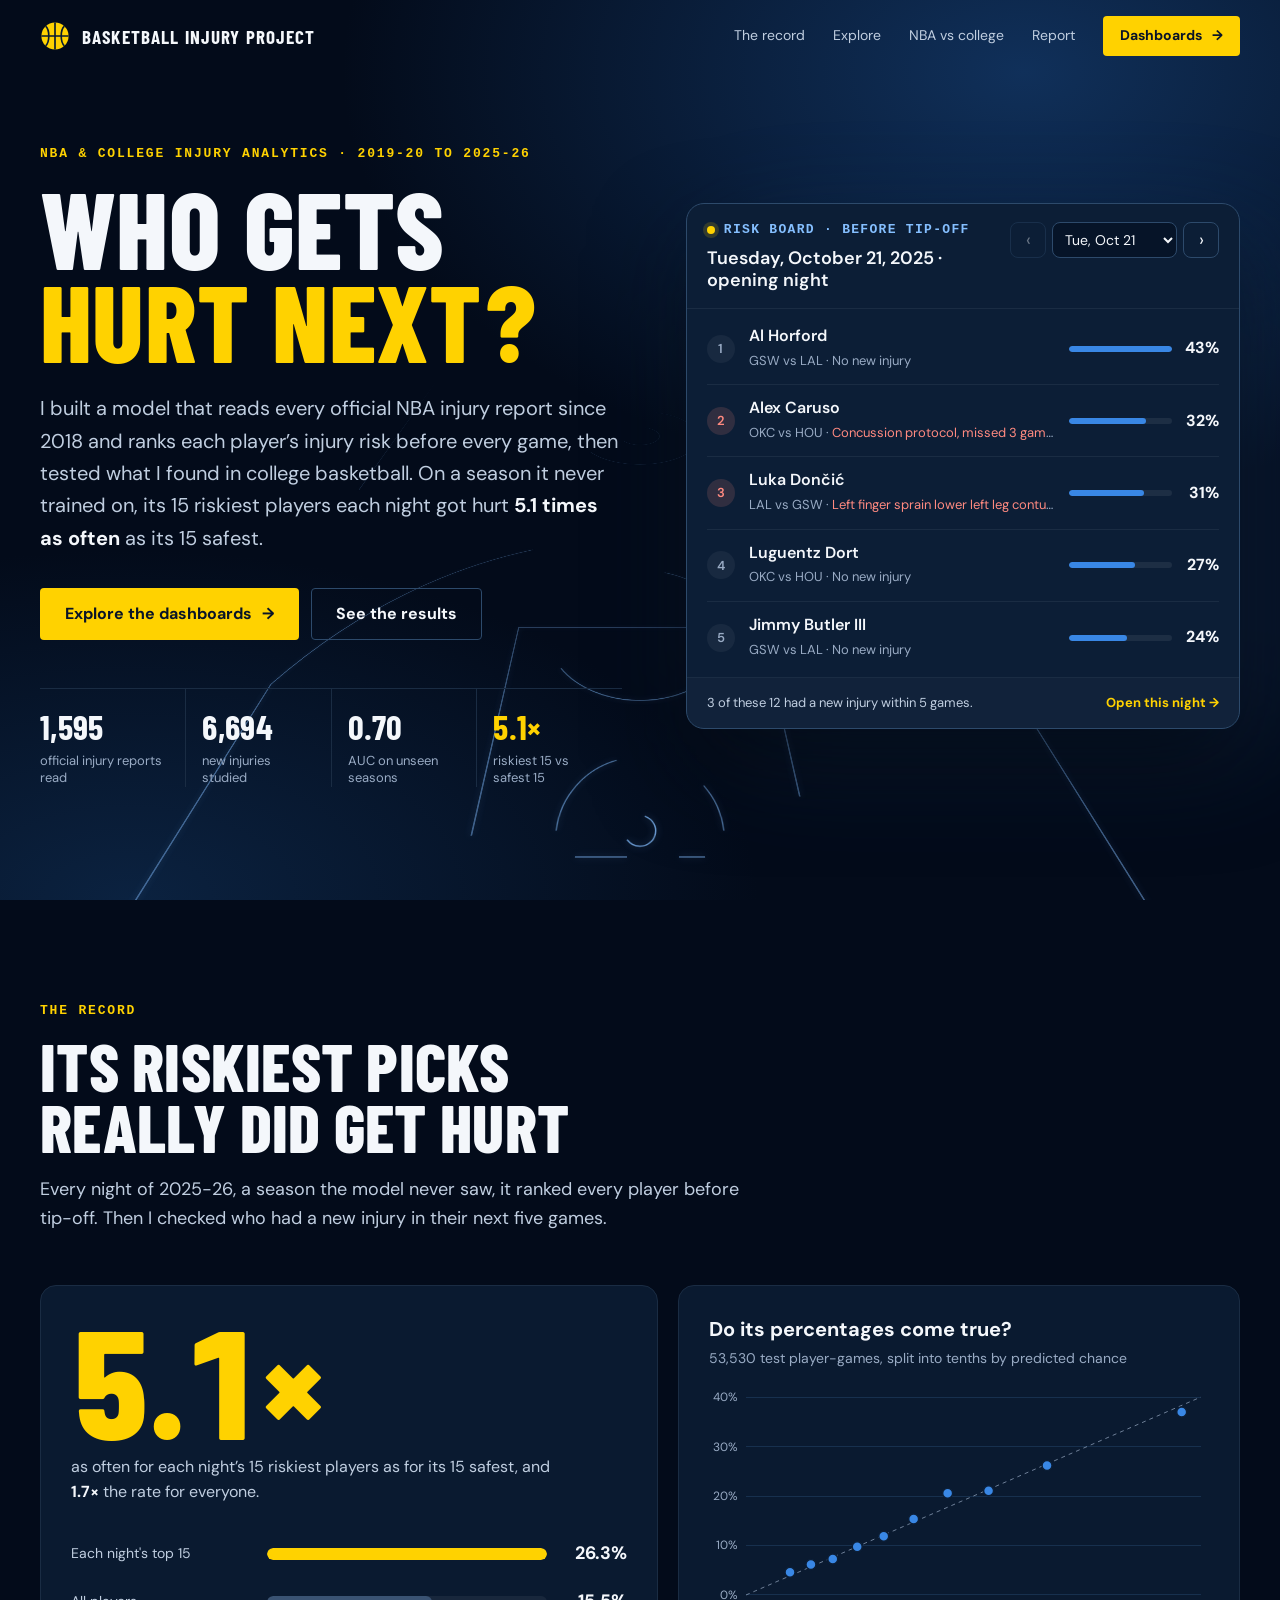
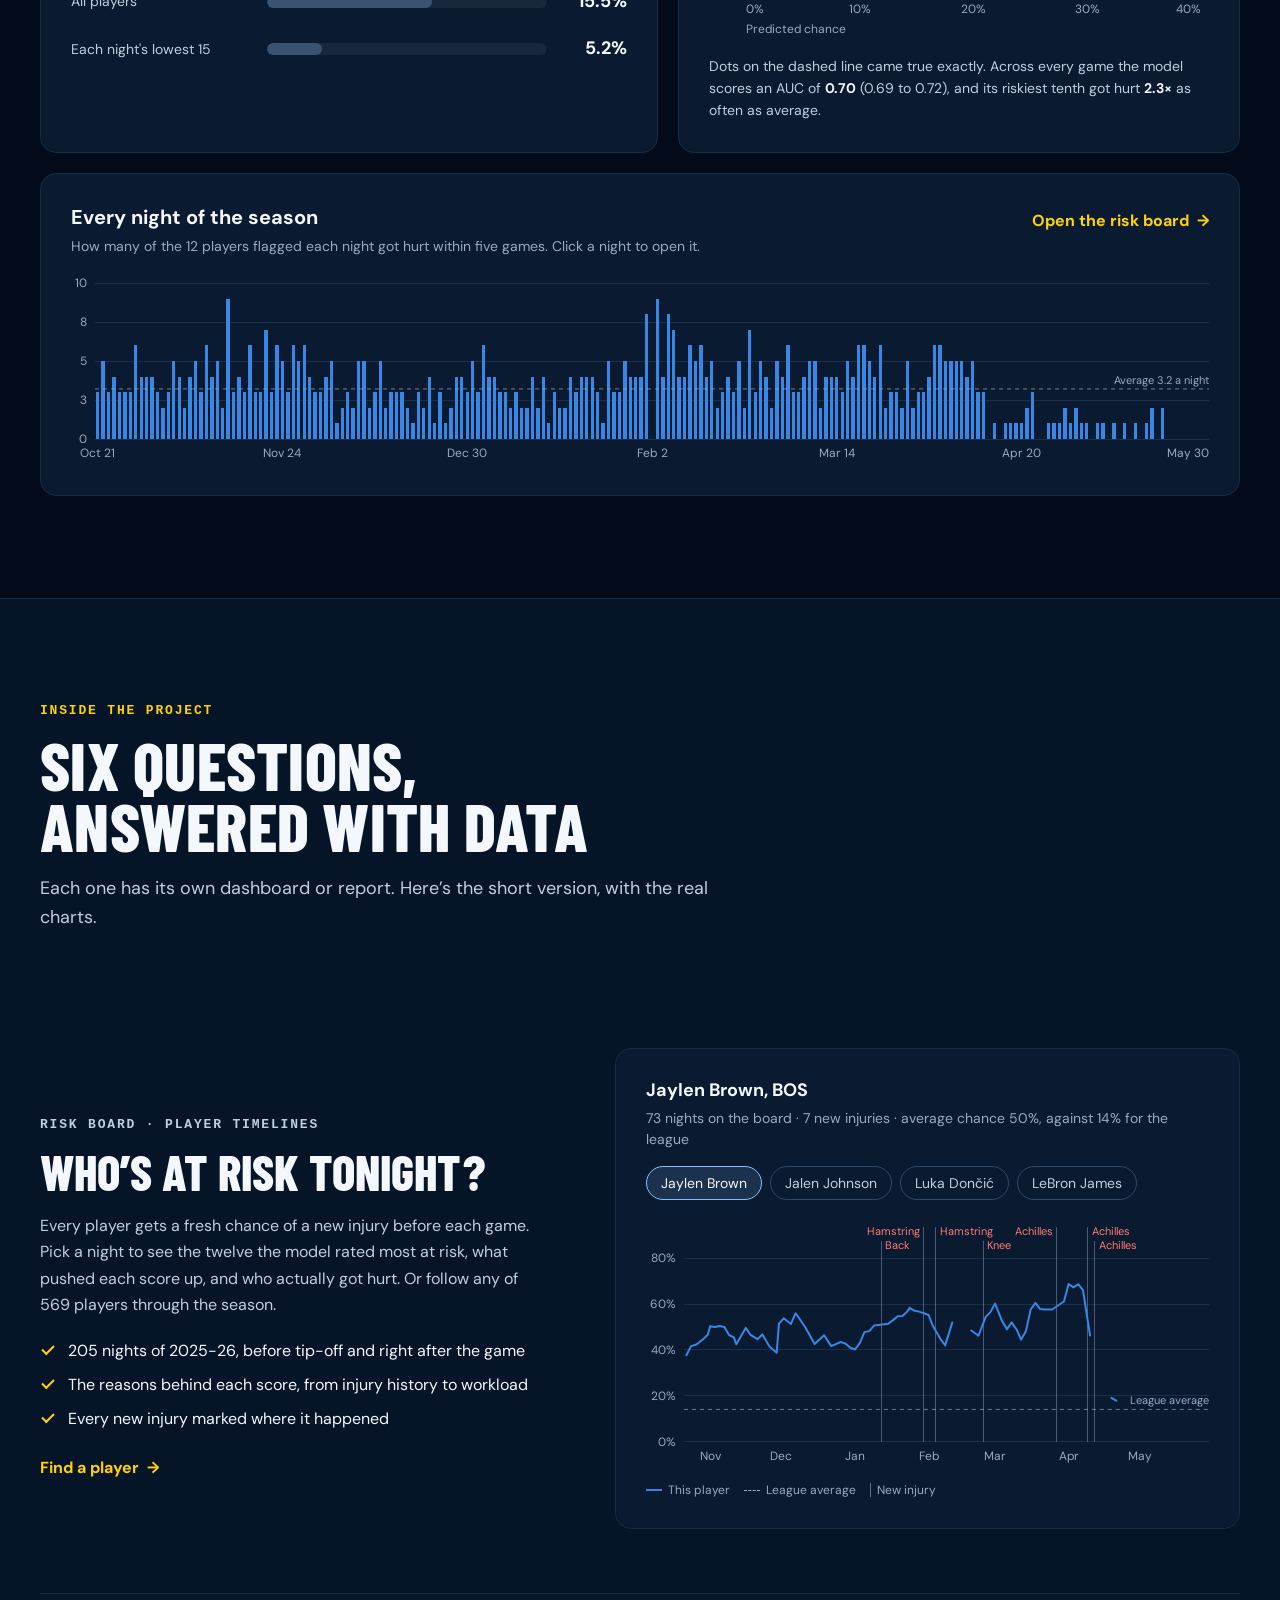
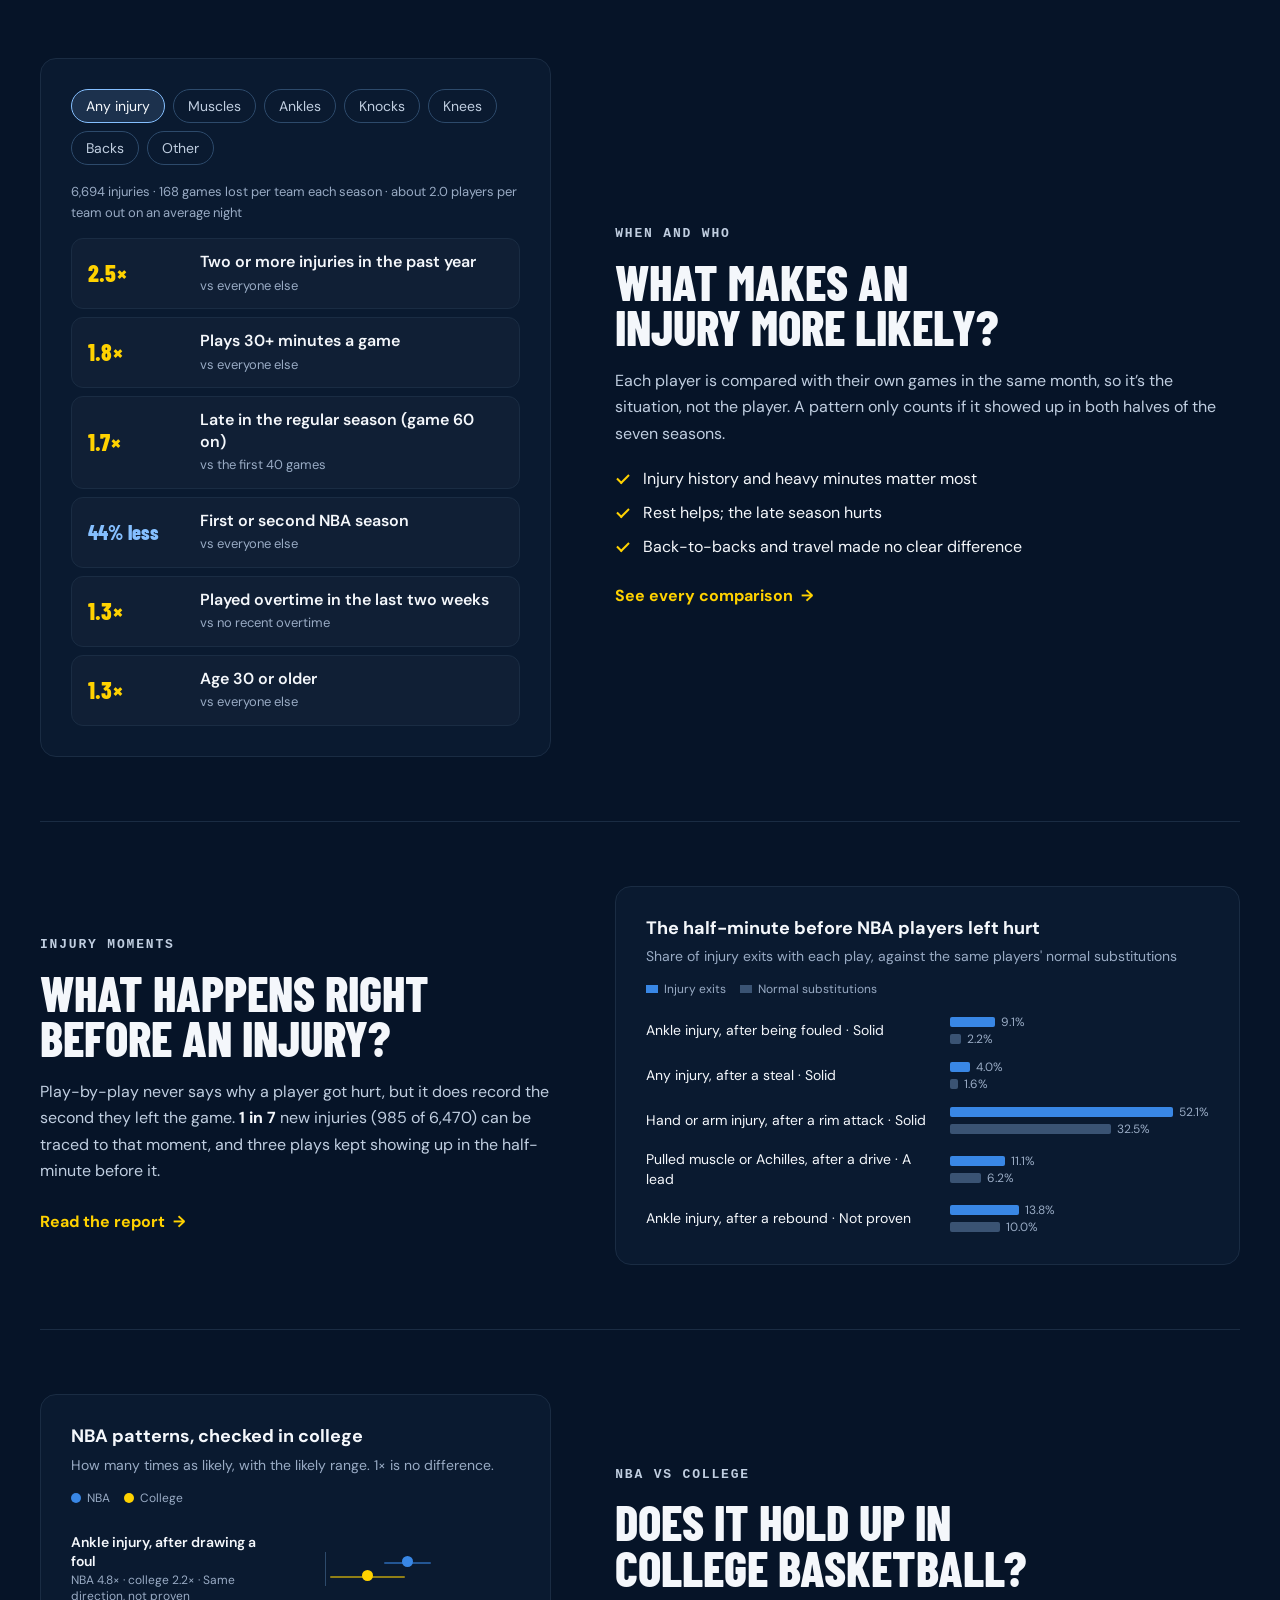
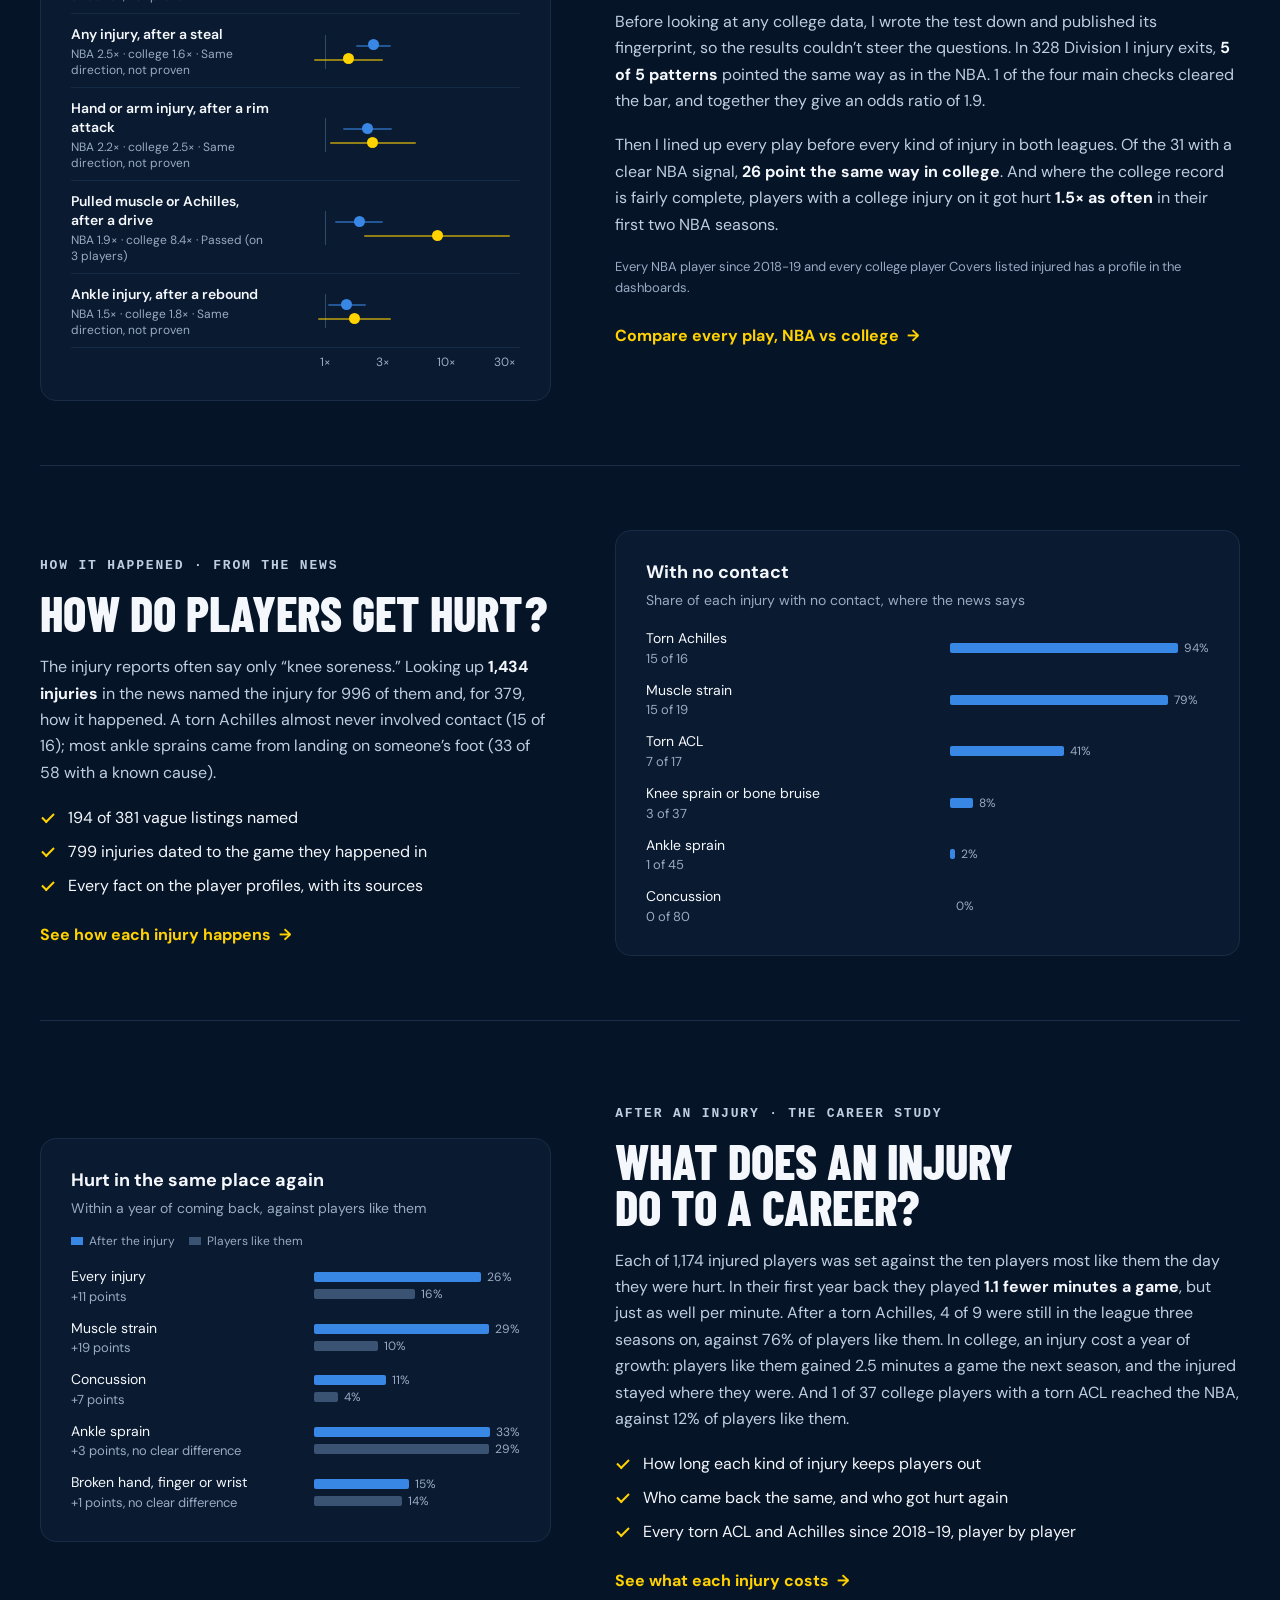
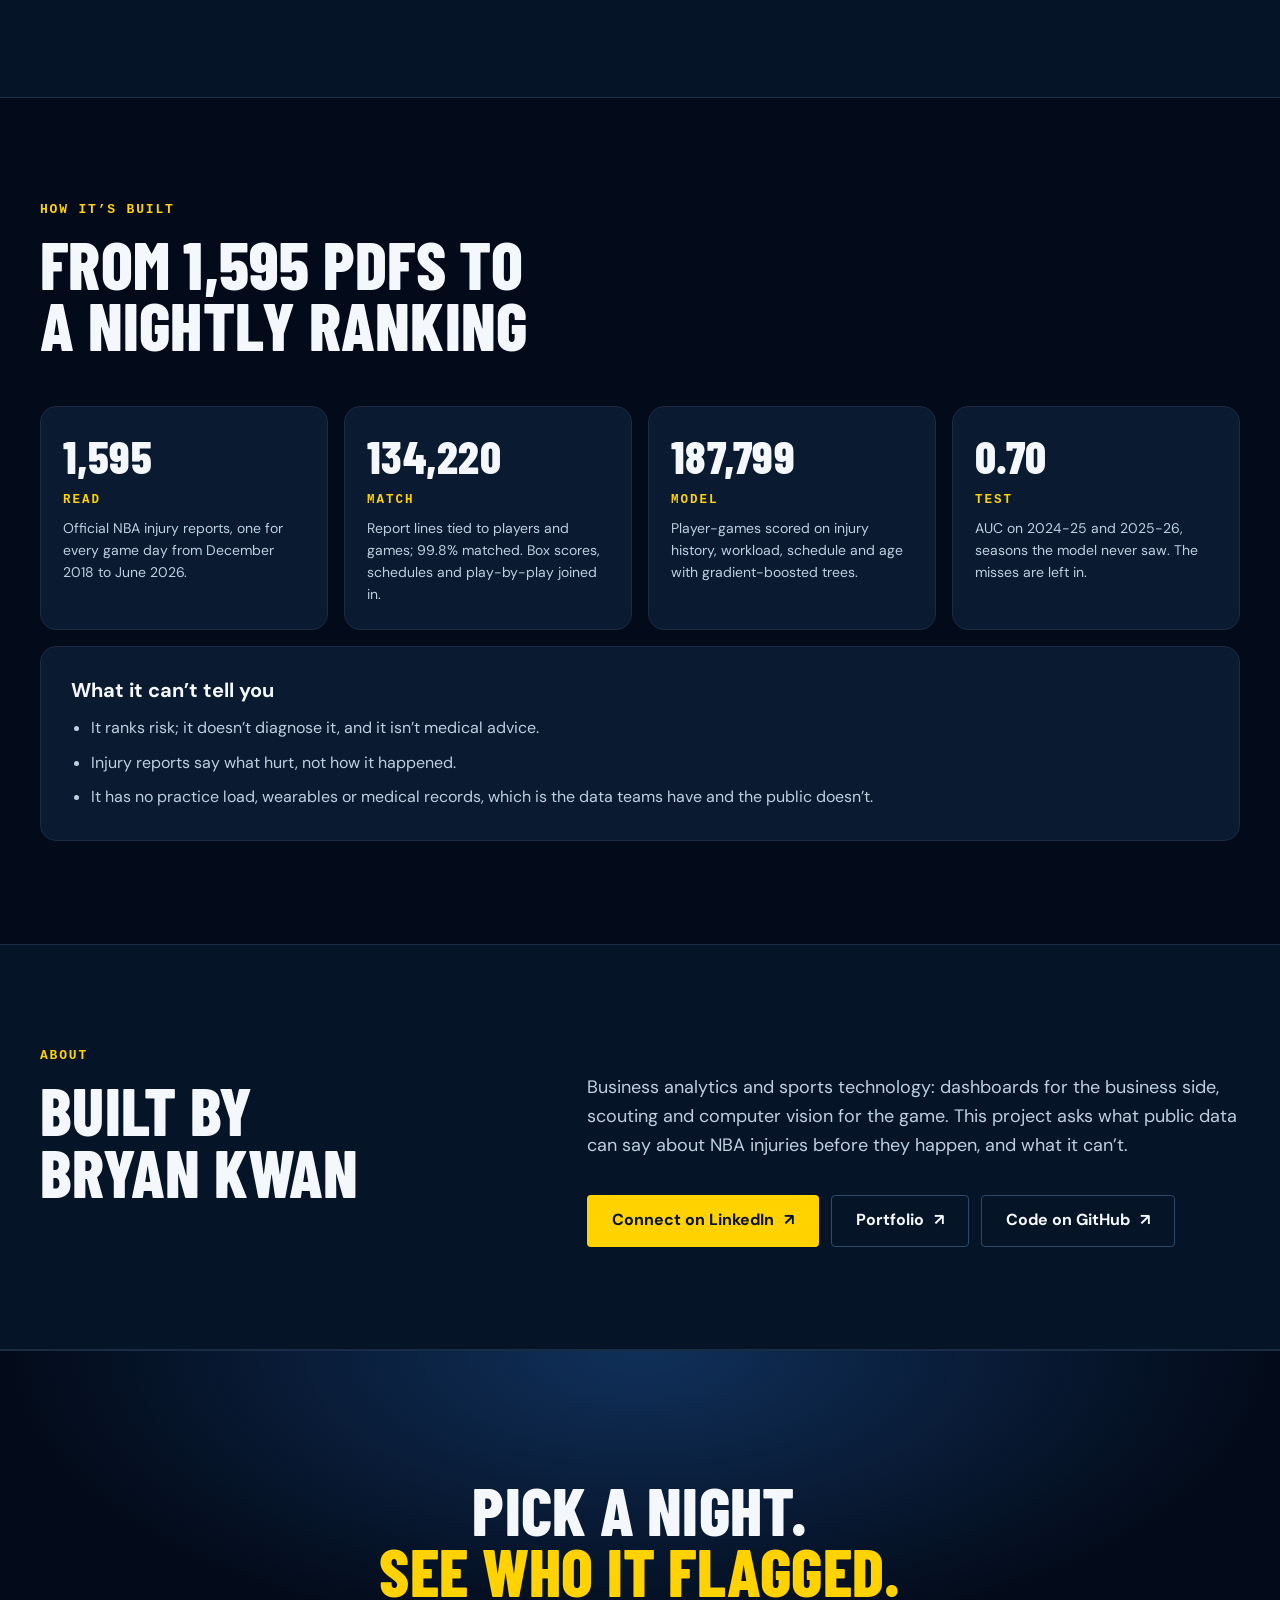
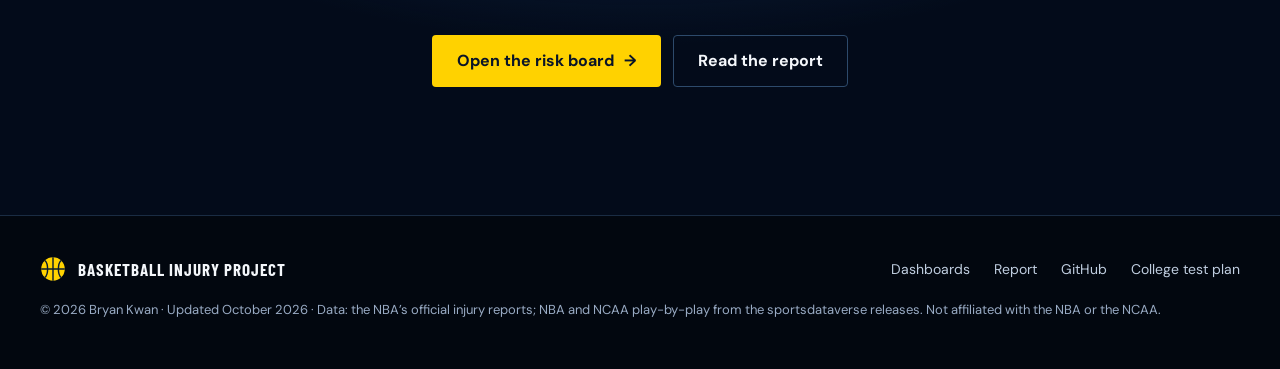
<file: docs/index.html>
<!doctype html>
<html lang="en" class="home-html">
<head>
<meta charset="utf-8">
<meta name="viewport" content="width=device-width, initial-scale=1">
<title>Basketball Injury Project · Who gets hurt next?</title>
<meta name="description" content="A model that reads seven seasons of official NBA injury reports and ranks who is most likely to get hurt next, checked against what happened in 2025-26, plus why players get hurt and what an injury does to a career.">
<meta name="author" content="Bryan Kwan">
<meta property="og:type" content="website">
<meta property="og:title" content="Who gets hurt next? · Basketball Injury Project">
<meta property="og:description" content="A model that reads seven seasons of official NBA injury reports and ranks who is most likely to get hurt next, checked against what happened in 2025-26, plus why players get hurt and what an injury does to a career.">
<meta property="og:url" content="https://bryanhkwan.github.io/Basketball-Injury-Project/">
<meta property="og:image" content="https://bryanhkwan.github.io/Basketball-Injury-Project/assets/social-site.jpg">
<meta property="og:image:width" content="2904">
<meta property="og:image:height" content="1520">
<meta property="og:image:alt" content="Who gets hurt next? The Basketball Injury Project’s risk board for opening night of 2025-26">
<meta name="twitter:card" content="summary_large_image">
<meta name="theme-color" content="#030b1a">
<link rel="icon" href="data:image/svg+xml,%3Csvg xmlns='http://www.w3.org/2000/svg' viewBox='0 0 64 64'%3E%3Ccircle cx='32' cy='32' r='29' fill='%23ffd200'/%3E%3Cg fill='none' stroke='%23071b32' stroke-width='3.5'%3E%3Cpath d='M3 32h58M32 3v58M12 11c9 8 9 34 0 42M52 11c-9 8-9 34 0 42'/%3E%3C/g%3E%3C/svg%3E">
<link rel="preconnect" href="https://fonts.googleapis.com">
<link rel="preconnect" href="https://fonts.gstatic.com" crossorigin>
<link rel="stylesheet" href="https://fonts.googleapis.com/css2?family=Barlow+Condensed:wght@600;700;800&family=DM+Sans:opsz,wght@9..40,400;9..40,500;9..40,600;9..40,700&display=swap">
<link rel="stylesheet" href="assets/site.css">
<link rel="stylesheet" href="assets/app.css">
<script>document.documentElement.classList.add('js')</script>
<script src="assets/charts.js" defer></script>
<script src="assets/site.js" defer></script>
<script src="assets/overview.js" defer></script>
</head>
<body class="page home">
<a class="skip" href="#main">Skip to the content</a>

<header class="nav" id="top">
  <div class="wrap nav-in">
    <a class="brand" href="./" aria-label="Basketball Injury Project, home">
      <svg viewBox="0 0 64 64" aria-hidden="true"><circle cx="32" cy="32" r="29" fill="#ffd200"/><g fill="none" stroke="#071b32" stroke-width="3.5"><path d="M3 32h58M32 3v58M12 11c9 8 9 34 0 42M52 11c-9 8-9 34 0 42"/></g></svg>
      <span>Basketball Injury Project</span>
    </a>
    <nav aria-label="Main">
      <ul class="nav-links">
        <li><a href="#record">The record</a></li>
        <li><a href="#explore">Explore</a></li>
        <li><a href="dashboard.html#college">NBA vs college</a></li>
        <li><a href="moments.html">Report</a></li>
      </ul>
    </nav>
    <a class="button gold small" href="dashboard.html">Dashboards <span aria-hidden="true">→</span></a>
  </div>
</header>

<main id="main">
  <section class="hero" aria-labelledby="hero-title">
    <div class="court-floor" aria-hidden="true">
      <svg class="court" viewBox="-6 -6 512 952">
        <rect x="0" y="0" width="500" height="940" pathLength="1"/>
        <path d="M0 470H500" pathLength="1"/>
        <circle cx="250" cy="470" r="60" pathLength="1"/>
        <circle cx="250" cy="470" r="20" pathLength="1"/>
        <rect x="170" y="750" width="160" height="190" pathLength="1"/>
        <circle cx="250" cy="750" r="60" pathLength="1"/>
        <path d="M30 940V798A237.5 237.5 0 0 1 470 798V940" pathLength="1"/>
        <path d="M210 887.5A40 40 0 0 1 290 887.5" pathLength="1"/>
        <path d="M220 900H280" pathLength="1"/>
        <circle class="rim" cx="250" cy="887.5" r="7.5" pathLength="1"/>
        <rect x="170" y="0" width="160" height="190" pathLength="1"/>
        <circle cx="250" cy="190" r="60" pathLength="1"/>
        <path d="M30 0V142A237.5 237.5 0 0 0 470 142V0" pathLength="1"/>
        <path d="M210 52.5A40 40 0 0 0 290 52.5" pathLength="1"/>
        <path d="M220 40H280" pathLength="1"/>
        <circle class="rim" cx="250" cy="52.5" r="7.5" pathLength="1"/>
      </svg>
    </div>
    <div class="wrap hero-in">
      <div class="hero-copy">
        <p class="kicker" data-rise>NBA &amp; college injury analytics · <span class="nowrap">2019-20 to 2025-26</span></p>
        <h1 id="hero-title" data-rise>Who gets <span class="gold">hurt next?</span></h1>
        <p class="lead" data-rise>I built a model that reads every official NBA injury report since 2018 and ranks each player’s injury risk before every game, then tested what I found in college basketball. On a season it never trained on, its 15 riskiest players each night got hurt <strong>5.1 times as often</strong> as its 15 safest.</p>
        <div class="cta-row" data-rise>
          <a class="button gold" href="dashboard.html">Explore the dashboards <span aria-hidden="true">→</span></a>
          <a class="button line" href="#record">See the results</a>
        </div>
        <dl class="hero-stats" data-rise>
          <div><dt>official injury reports read</dt><dd class="num">1,595</dd></div>
          <div><dt>new injuries studied</dt><dd class="num">6,694</dd></div>
          <div><dt>AUC on unseen seasons</dt><dd class="num">0.70</dd></div>
          <div><dt>riskiest 15 vs safest 15</dt><dd class="num gold">5.1×</dd></div>
        </dl>
      </div>

      <div class="hero-visual" data-rise>
        <section class="board-card" data-ui id="live" data-day="2025-10-21" aria-labelledby="live-title">
          <div class="bc-head">
            <div>
              <p class="bc-kicker"><span class="live-dot" aria-hidden="true"></span><span id="live-title">Risk board · before tip-off</span></p>
              <p class="bc-date" id="live-date">Tuesday, October 21, 2025</p>
            </div>
            <div class="bc-step">
              <button type="button" class="step" id="live-prev" aria-label="Previous night" disabled>‹</button>
              <label class="sr-only" for="live-night">Night of the 2025-26 season</label>
              <select id="live-night" disabled><option>Tue, Oct 21</option></select>
              <button type="button" class="step" id="live-next" aria-label="Next night" disabled>›</button>
            </div>
          </div>
          <ol class="bc-rows" id="live-rows"><li class="bc-row"><span class="bc-rank">1</span><span class="bc-who"><b>Al Horford</b><small>GSW vs LAL · <span class="out">No new injury</span></small></span><span class="bc-chance"><span class="bc-bar" aria-hidden="true"><i style="width:100%"></i></span><b>43%</b></span></li><li class="bc-row is-hurt"><span class="bc-rank">2</span><span class="bc-who"><b>Alex Caruso</b><small>OKC vs HOU · <span class="out hurt">Concussion protocol, missed 3 games</span></small></span><span class="bc-chance"><span class="bc-bar" aria-hidden="true"><i style="width:75%"></i></span><b>32%</b></span></li><li class="bc-row is-hurt"><span class="bc-rank">3</span><span class="bc-who"><b>Luka Dončić</b><small>LAL vs GSW · <span class="out hurt">Left finger sprain lower left leg contusion, missed 3 games</span></small></span><span class="bc-chance"><span class="bc-bar" aria-hidden="true"><i style="width:73%"></i></span><b>31%</b></span></li><li class="bc-row"><span class="bc-rank">4</span><span class="bc-who"><b>Luguentz Dort</b><small>OKC vs HOU · <span class="out">No new injury</span></small></span><span class="bc-chance"><span class="bc-bar" aria-hidden="true"><i style="width:64%"></i></span><b>27%</b></span></li><li class="bc-row"><span class="bc-rank">5</span><span class="bc-who"><b>Jimmy Butler III</b><small>GSW vs LAL · <span class="out">No new injury</span></small></span><span class="bc-chance"><span class="bc-bar" aria-hidden="true"><i style="width:56%"></i></span><b>24%</b></span></li></ol>
          <div class="bc-foot">
            <span id="live-sum" aria-live="polite">3 of these 12 had a new injury within 5 games.</span>
            <a id="live-link" href="dashboard.html#board/2025-10-21">Open this night <span aria-hidden="true">→</span></a>
          </div>
        </section>
      </div>
    </div>
  </section>

  <section class="sec" id="record" aria-labelledby="record-title">
    <div class="wrap">
      <header class="sec-head" data-rise>
        <p class="kicker">The record</p>
        <h2 id="record-title">Its riskiest picks really did get hurt</h2>
        <p class="sec-lead">Every night of 2025-26, a season the model never saw, it ranked every player before tip-off. Then I checked who had a new injury in their next five games.</p>
      </header>
      <div class="record-grid">
        <article class="panel record-main" data-ui data-rise>
          <p class="big-figure"><span class="num">5.1×</span></p>
          <p class="big-caption">as often for each night’s 15 riskiest players as for its 15 safest, and <strong>1.7×</strong> the rate for everyone.</p>
          <ul class="ladder" aria-label="Share with a new injury within five games, 2025-26">
            <li><span class="ladder-label">Each night&#x27;s top 15</span><span class="ladder-bar"><i class="top" style="--w:100%"></i></span><b class="num">26.3%</b></li>
            <li><span class="ladder-label">All players</span><span class="ladder-bar"><i style="--w:58.9%"></i></span><b class="num">15.5%</b></li>
            <li><span class="ladder-label">Each night&#x27;s lowest 15</span><span class="ladder-bar"><i style="--w:19.6%"></i></span><b class="num">5.2%</b></li>
          </ul>
        </article>
        <article class="panel" data-ui data-rise>
          <h3>Do its percentages come true?</h3>
          <p class="panel-sub">53,530 test player-games, split into tenths by predicted chance</p>
          <div class="chart" id="cal-chart"></div>
          <p class="panel-note">Dots on the dashed line came true exactly. Across every game the model scores an AUC of <strong>0.70</strong> (0.69 to 0.72), and its riskiest tenth got hurt <strong>2.3×</strong> as often as average.</p>
        </article>
        <article class="panel wide" data-ui data-rise>
          <div class="panel-row">
            <div>
              <h3>Every night of the season</h3>
              <p class="panel-sub">How many of the 12 players flagged each night got hurt within five games. Click a night to open it.</p>
            </div>
            <a class="text-link" href="dashboard.html#board">Open the risk board <span aria-hidden="true">→</span></a>
          </div>
          <div class="chart" id="strip-chart"></div>
        </article>
      </div>
    </div>
  </section>

  <section class="sec sec-alt" id="explore" aria-labelledby="explore-title">
    <div class="wrap">
      <header class="sec-head" data-rise>
        <p class="kicker">Inside the project</p>
        <h2 id="explore-title">Six questions, answered with data</h2>
        <p class="sec-lead">Each one has its own dashboard or report. Here’s the short version, with the real charts.</p>
      </header>

      <article class="feature" aria-labelledby="f1-title">
        <div class="feature-copy" data-rise>
          <p class="kicker">Risk board · player timelines</p>
          <h3 id="f1-title">Who’s at risk tonight?</h3>
          <p>Every player gets a fresh chance of a new injury before each game. Pick a night to see the twelve the model rated most at risk, what pushed each score up, and who actually got hurt. Or follow any of 569 players through the season.</p>
          <ul class="ticks">
            <li>205 nights of 2025-26, before tip-off and right after the game</li>
            <li>The reasons behind each score, from injury history to workload</li>
            <li>Every new injury marked where it happened</li>
          </ul>
          <a class="text-link" href="dashboard.html#players">Find a player <span aria-hidden="true">→</span></a>
        </div>
        <div class="panel feature-visual" data-ui data-rise>
          <div class="panel-row">
            <div><h4 id="tl-name">Player timeline</h4><p class="panel-sub" id="tl-meta">Chance of a new injury before each game</p></div>
          </div>
          <div class="chips" role="group" aria-label="Player" id="tl-chips"></div>
          <div class="chart" id="tl-chart"></div>
          <p class="legend" aria-hidden="true"><span><i class="line"></i>This player</span><span><i class="dash"></i>League average</span><span><i class="marker"></i>New injury</span></p>
        </div>
      </article>

      <article class="feature flip" aria-labelledby="f2-title">
        <div class="feature-copy" data-rise>
          <p class="kicker">When and who</p>
          <h3 id="f2-title">What makes an injury more likely?</h3>
          <p>Each player is compared with their own games in the same month, so it’s the situation, not the player. A pattern only counts if it showed up in both halves of the seven seasons.</p>
          <ul class="ticks">
            <li>Injury history and heavy minutes matter most</li>
            <li>Rest helps; the late season hurts</li>
            <li>Back-to-backs and travel made no clear difference</li>
          </ul>
          <a class="text-link" href="dashboard.html#when">See every comparison <span aria-hidden="true">→</span></a>
        </div>
        <div class="panel feature-visual" data-ui data-rise>
          <div class="tabs-pills" role="tablist" aria-label="Kind of injury"><button type="button" role="tab" id="kind-any" aria-controls="panel-any" aria-selected="true">Any injury</button><button type="button" role="tab" id="kind-muscle" aria-controls="panel-muscle" aria-selected="false" tabindex="-1">Muscles</button><button type="button" role="tab" id="kind-sprain" aria-controls="panel-sprain" aria-selected="false" tabindex="-1">Ankles</button><button type="button" role="tab" id="kind-contact" aria-controls="panel-contact" aria-selected="false" tabindex="-1">Knocks</button><button type="button" role="tab" id="kind-knee" aria-controls="panel-knee" aria-selected="false" tabindex="-1">Knees</button><button type="button" role="tab" id="kind-back" aria-controls="panel-back" aria-selected="false" tabindex="-1">Backs</button><button type="button" role="tab" id="kind-other" aria-controls="panel-other" aria-selected="false" tabindex="-1">Other</button></div>
          <div class="kind-panels"><div class="kind-panel" role="tabpanel" id="panel-any" aria-labelledby="kind-any"><p class="kind-sum">6,694 injuries · 168 games lost per team each season · about 2.0 players per team out on an average night</p><ol class="finds"><li class="find up"><span class="chip num">2.5×</span><span class="find-what"><b>Two or more injuries in the past year</b><small>vs everyone else</small></span></li><li class="find up"><span class="chip num">1.8×</span><span class="find-what"><b>Plays 30+ minutes a game</b><small>vs everyone else</small></span></li><li class="find up"><span class="chip num">1.7×</span><span class="find-what"><b>Late in the regular season (game 60 on)</b><small>vs the first 40 games</small></span></li><li class="find down"><span class="chip num">44% less</span><span class="find-what"><b>First or second NBA season</b><small>vs everyone else</small></span></li><li class="find up"><span class="chip num">1.3×</span><span class="find-what"><b>Played overtime in the last two weeks</b><small>vs no recent overtime</small></span></li><li class="find up"><span class="chip num">1.3×</span><span class="find-what"><b>Age 30 or older</b><small>vs everyone else</small></span></li></ol></div><div class="kind-panel" role="tabpanel" id="panel-muscle" aria-labelledby="kind-muscle" hidden><p class="kind-sum">1,272 injuries · 33 games lost per team each season · 32% hit the same spot again within a year</p><ol class="finds"><li class="find up"><span class="chip num">2.8×</span><span class="find-what"><b>Two or more injuries in the past year</b><small>vs everyone else</small></span></li><li class="find up"><span class="chip num">2.1×</span><span class="find-what"><b>Plays 30+ minutes a game</b><small>vs everyone else</small></span></li><li class="find up"><span class="chip num">1.8×</span><span class="find-what"><b>Age 30 or older</b><small>vs everyone else</small></span></li><li class="find down"><span class="chip num">63% less</span><span class="find-what"><b>First or second NBA season</b><small>vs everyone else</small></span></li><li class="find up"><span class="chip num">1.4×</span><span class="find-what"><b>Guards</b><small>vs everyone else</small></span></li><li class="find up"><span class="chip num">1.4×</span><span class="find-what"><b>First three games back from an injury</b><small>vs games 4 to 10 after a return</small></span></li></ol></div><div class="kind-panel" role="tabpanel" id="panel-sprain" aria-labelledby="kind-sprain" hidden><p class="kind-sum">1,113 injuries · 26 games lost per team each season · 36% hit the same spot again within a year</p><ol class="finds"><li class="find up"><span class="chip num">2.0×</span><span class="find-what"><b>Two or more injuries in the past year</b><small>vs everyone else</small></span></li><li class="find up"><span class="chip num">1.6×</span><span class="find-what"><b>Plays 30+ minutes a game</b><small>vs everyone else</small></span></li><li class="find up"><span class="chip num">1.4×</span><span class="find-what"><b>First three games back from an injury</b><small>vs games 4 to 10 after a return</small></span></li><li class="find up"><span class="chip num">1.3×</span><span class="find-what"><b>Late in the regular season (game 60 on)</b><small>vs the first 40 games</small></span></li><li class="find down"><span class="chip num">30% less</span><span class="find-what"><b>Played far fewer minutes than usual last game</b><small>vs a usual last game</small></span></li><li class="find up"><span class="chip num">1.3×</span><span class="find-what"><b>Big men (6&#x27;10&quot; or taller)</b><small>vs everyone else</small></span></li></ol></div><div class="kind-panel" role="tabpanel" id="panel-contact" aria-labelledby="kind-contact" hidden><p class="kind-sum">1,570 injuries · 39 games lost per team each season · 23% hit the same spot again within a year</p><ol class="finds"><li class="find up"><span class="chip num">2.1×</span><span class="find-what"><b>Two or more injuries in the past year</b><small>vs everyone else</small></span></li><li class="find up"><span class="chip num">1.8×</span><span class="find-what"><b>Plays 30+ minutes a game</b><small>vs everyone else</small></span></li><li class="find up"><span class="chip num">1.6×</span><span class="find-what"><b>Late in the regular season (game 60 on)</b><small>vs the first 40 games</small></span></li><li class="find up"><span class="chip num">1.4×</span><span class="find-what"><b>Long stretches on the floor lately (10+ minutes)</b><small>vs shorter stretches</small></span></li><li class="find down"><span class="chip num">35% less</span><span class="find-what"><b>First or second NBA season</b><small>vs everyone else</small></span></li><li class="find up"><span class="chip num">1.3×</span><span class="find-what"><b>Played overtime in the last two weeks</b><small>vs no recent overtime</small></span></li></ol></div><div class="kind-panel" role="tabpanel" id="panel-knee" aria-labelledby="kind-knee" hidden><p class="kind-sum">1,000 injuries · 35 games lost per team each season · 49% hit the same spot again within a year</p><ol class="finds"><li class="find up"><span class="chip num">2.7×</span><span class="find-what"><b>Two or more injuries in the past year</b><small>vs everyone else</small></span></li><li class="find up"><span class="chip num">2.1×</span><span class="find-what"><b>Late in the regular season (game 60 on)</b><small>vs the first 40 games</small></span></li><li class="find up"><span class="chip num">1.7×</span><span class="find-what"><b>Plays 30+ minutes a game</b><small>vs everyone else</small></span></li><li class="find down"><span class="chip num">60% less</span><span class="find-what"><b>First or second NBA season</b><small>vs everyone else</small></span></li><li class="find up"><span class="chip num">1.5×</span><span class="find-what"><b>First three games back from an injury</b><small>vs games 4 to 10 after a return</small></span></li><li class="find up"><span class="chip num">1.3×</span><span class="find-what"><b>Attacks the rim the most (top quarter)</b><small>vs everyone else</small></span></li></ol></div><div class="kind-panel" role="tabpanel" id="panel-back" aria-labelledby="kind-back" hidden><p class="kind-sum">539 injuries · 9 games lost per team each season · 36% hit the same spot again within a year</p><ol class="finds"><li class="find up"><span class="chip num">3.2×</span><span class="find-what"><b>Two or more injuries in the past year</b><small>vs everyone else</small></span></li><li class="find up"><span class="chip num">1.6×</span><span class="find-what"><b>Late in the regular season (game 60 on)</b><small>vs the first 40 games</small></span></li><li class="find up"><span class="chip num">1.6×</span><span class="find-what"><b>Big men (6&#x27;10&quot; or taller)</b><small>vs everyone else</small></span></li><li class="find down"><span class="chip num">52% less</span><span class="find-what"><b>First or second NBA season</b><small>vs everyone else</small></span></li><li class="find up"><span class="chip num">1.5×</span><span class="find-what"><b>Plays 30+ minutes a game</b><small>vs everyone else</small></span></li></ol></div><div class="kind-panel" role="tabpanel" id="panel-other" aria-labelledby="kind-other" hidden><p class="kind-sum">1,200 injuries · 26 games lost per team each season · 40% hit the same spot again within a year</p><ol class="finds"><li class="find up"><span class="chip num">3.1×</span><span class="find-what"><b>Two or more injuries in the past year</b><small>vs everyone else</small></span></li><li class="find up"><span class="chip num">2.3×</span><span class="find-what"><b>Late in the regular season (game 60 on)</b><small>vs the first 40 games</small></span></li><li class="find up"><span class="chip num">1.7×</span><span class="find-what"><b>Plays 30+ minutes a game</b><small>vs everyone else</small></span></li><li class="find down"><span class="chip num">46% less</span><span class="find-what"><b>First or second NBA season</b><small>vs everyone else</small></span></li><li class="find up"><span class="chip num">1.5×</span><span class="find-what"><b>Age 30 or older</b><small>vs everyone else</small></span></li><li class="find up"><span class="chip num">1.4×</span><span class="find-what"><b>Played overtime in the last two weeks</b><small>vs no recent overtime</small></span></li></ol></div></div>
        </div>
      </article>

      <article class="feature" aria-labelledby="f3-title">
        <div class="feature-copy" data-rise>
          <p class="kicker">Injury moments</p>
          <h3 id="f3-title">What happens right before an injury?</h3>
          <p>Play-by-play never says why a player got hurt, but it does record the second they left the game. <strong>1 in 7</strong> new injuries (985 of 6,470) can be traced to that moment, and three plays kept showing up in the half-minute before it.</p>
          <a class="text-link" href="moments.html">Read the report <span aria-hidden="true">→</span></a>
        </div>
        <div class="panel feature-visual" data-ui data-rise>
          <h4>The half-minute before NBA players left hurt</h4>
          <p class="panel-sub">Share of injury exits with each play, against the same players' normal substitutions</p>
          <p class="legend" aria-hidden="true"><span><i></i>Injury exits</span><span><i class="muted"></i>Normal substitutions</span></p>
          <div class="chart" id="moments-chart"></div>
        </div>
      </article>

      <article class="feature flip" aria-labelledby="f4-title">
        <div class="feature-copy" data-rise>
          <p class="kicker">NBA vs college</p>
          <h3 id="f4-title">Does it hold up in college basketball?</h3>
          <p>Before looking at any college data, I wrote the test down and published its fingerprint, so the results couldn’t steer the questions. In 328 Division I injury exits, <strong>5 of 5 patterns</strong> pointed the same way as in the NBA. 1 of the four main checks cleared the bar, and together they give an odds ratio of 1.9.</p>
          <p>Then I lined up every play before every kind of injury in both leagues. Of the 31 with a clear NBA signal, <strong>26 point the same way in college</strong>. And where the college record is fairly complete, players with a college injury on it got hurt <strong>1.5× as often</strong> in their first two NBA seasons.</p>
          <p class="fine">Every NBA player since 2018-19 and every college player Covers listed injured has a profile in the dashboards.</p>
          <a class="text-link" href="dashboard.html#college">Compare every play, NBA vs college <span aria-hidden="true">→</span></a>
        </div>
        <div class="panel feature-visual" data-ui data-rise>
          <h4>NBA patterns, checked in college</h4>
          <p class="panel-sub">How many times as likely, with the likely range. 1× is no difference.</p>
          <p class="legend" aria-hidden="true"><span><i class="dot nba"></i>NBA</span><span><i class="dot college"></i>College</span></p>
          <div class="chart" id="college-chart"></div>
        </div>
      </article>

      <article class="feature" aria-labelledby="f5-title">
        <div class="feature-copy" data-rise>
          <p class="kicker">How it happened · from the news</p>
          <h3 id="f5-title">How do players get hurt?</h3>
          <p>The injury reports often say only “knee soreness.” Looking up <strong>1,434 injuries</strong> in the news named the injury for 996 of them and, for 379, how it happened. A torn Achilles almost never involved contact (15 of 16); most ankle sprains came from landing on someone’s foot (33 of 58 with a known cause).</p>
          <ul class="ticks">
            <li>194 of 381 vague listings named</li>
            <li>799 injuries dated to the game they happened in</li>
            <li>Every fact on the player profiles, with its sources</li>
          </ul>
          <a class="text-link" href="dashboard.html#how">See how each injury happens <span aria-hidden="true">→</span></a>
        </div>
        <div class="panel feature-visual" data-ui data-rise>
          <h4>With no contact</h4>
          <p class="panel-sub">Share of each injury with no contact, where the news says</p>
          <div class="chart"><div class="pairs"><div class="pair"><span class="label">Torn Achilles<small>15 of 16</small></span><span class="bars"><span><i style="width:100%"></i>94%</span></span></div><div class="pair"><span class="label">Muscle strain<small>15 of 19</small></span><span class="bars"><span><i style="width:84%"></i>79%</span></span></div><div class="pair"><span class="label">Torn ACL<small>7 of 17</small></span><span class="bars"><span><i style="width:44%"></i>41%</span></span></div><div class="pair"><span class="label">Knee sprain or bone bruise<small>3 of 37</small></span><span class="bars"><span><i style="width:9%"></i>8%</span></span></div><div class="pair"><span class="label">Ankle sprain<small>1 of 45</small></span><span class="bars"><span><i style="width:2%"></i>2%</span></span></div><div class="pair"><span class="label">Concussion<small>0 of 80</small></span><span class="bars"><span><i style="width:0%"></i>0%</span></span></div></div></div>
        </div>
      </article>

      <article class="feature flip" aria-labelledby="f6-title">
        <div class="feature-copy" data-rise>
          <p class="kicker">After an injury · the career study</p>
          <h3 id="f6-title">What does an injury do to a career?</h3>
          <p>Each of 1,174 injured players was set against the ten players most like them the day they were hurt. In their first year back they played <strong>1.1 fewer minutes a game</strong>, but just as well per minute. After a torn Achilles, 4 of 9 were still in the league three seasons on, against 76% of players like them. In college, an injury cost a year of growth: players like them gained 2.5 minutes a game the next season, and the injured stayed where they were. And 1 of 37 college players with a torn ACL reached the NBA, against 12% of players like them.</p>
          <ul class="ticks">
            <li>How long each kind of injury keeps players out</li>
            <li>Who came back the same, and who got hurt again</li>
            <li>Every torn ACL and Achilles since 2018-19, player by player</li>
          </ul>
          <a class="text-link" href="dashboard.html#careers">See what each injury costs <span aria-hidden="true">→</span></a>
        </div>
        <div class="panel feature-visual" data-ui data-rise>
          <h4>Hurt in the same place again</h4>
          <p class="panel-sub">Within a year of coming back, against players like them</p>
          <p class="legend" aria-hidden="true"><span><i></i>After the injury</span><span><i class="muted"></i>Players like them</span></p>
          <div class="chart"><div class="pairs"><div class="pair"><span class="label">Every injury<small>+11 points</small></span><span class="bars"><span><i style="width:81%"></i>26%</span><span><i class="cmp" style="width:49%"></i>16%</span></span></div><div class="pair"><span class="label">Muscle strain<small>+19 points</small></span><span class="bars"><span><i style="width:89%"></i>29%</span><span><i class="cmp" style="width:31%"></i>10%</span></span></div><div class="pair"><span class="label">Concussion<small>+7 points</small></span><span class="bars"><span><i style="width:35%"></i>11%</span><span><i class="cmp" style="width:12%"></i>4%</span></span></div><div class="pair"><span class="label">Ankle sprain<small>+3 points, no clear difference</small></span><span class="bars"><span><i style="width:100%"></i>33%</span><span><i class="cmp" style="width:89%"></i>29%</span></span></div><div class="pair"><span class="label">Broken hand, finger or wrist<small>+1 points, no clear difference</small></span><span class="bars"><span><i style="width:46%"></i>15%</span><span><i class="cmp" style="width:43%"></i>14%</span></span></div></div></div>
        </div>
      </article>
    </div>
  </section>

  <section class="sec" id="method" aria-labelledby="method-title">
    <div class="wrap">
      <header class="sec-head" data-rise>
        <p class="kicker">How it’s built</p>
        <h2 id="method-title">From 1,595 PDFs to a nightly ranking</h2>
      </header>
      <ol class="steps">
        <li data-rise><span class="step-num num">1,595</span><b>Read</b><p>Official NBA injury reports, one for every game day from December 2018 to June 2026.</p></li>
        <li data-rise><span class="step-num num">134,220</span><b>Match</b><p>Report lines tied to players and games; 99.8% matched. Box scores, schedules and play-by-play joined in.</p></li>
        <li data-rise><span class="step-num num">187,799</span><b>Model</b><p>Player-games scored on injury history, workload, schedule and age with gradient-boosted trees.</p></li>
        <li data-rise><span class="step-num num">0.70</span><b>Test</b><p>AUC on 2024-25 and 2025-26, seasons the model never saw. The misses are left in.</p></li>
      </ol>
      <div class="limits panel" data-rise>
        <h3>What it can’t tell you</h3>
        <ul>
          <li>It ranks risk; it doesn’t diagnose it, and it isn’t medical advice.</li>
          <li>Injury reports say what hurt, not how it happened.</li>
          <li>It has no practice load, wearables or medical records, which is the data teams have and the public doesn’t.</li>
        </ul>
      </div>
    </div>
  </section>

  <section class="sec sec-alt" id="about" aria-labelledby="about-title">
    <div class="wrap about-in">
      <div>
        <p class="kicker">About</p>
        <h2 id="about-title">Built by Bryan Kwan</h2>
      </div>
      <div class="about-copy">
        <p class="sec-lead">Business analytics and sports technology: dashboards for the business side, scouting and computer vision for the game. This project asks what public data can say about NBA injuries before they happen, and what it can’t.</p>
        <div class="cta-row">
          <a class="button gold" href="https://www.linkedin.com/in/bryanhkwan" target="_blank" rel="noopener">Connect on LinkedIn <span aria-hidden="true">↗</span></a>
          <a class="button line" href="https://bryanhkwan.github.io/portfolio/" target="_blank" rel="noopener">Portfolio <span aria-hidden="true">↗</span></a>
          <a class="button line" href="https://github.com/bryanhkwan/Basketball-Injury-Project" target="_blank" rel="noopener">Code on GitHub <span aria-hidden="true">↗</span></a>
        </div>
      </div>
    </div>
  </section>

  <section class="cta-band" aria-labelledby="cta-title">
    <div class="wrap cta-in">
      <h2 id="cta-title">Pick a night. <span class="gold">See who it flagged.</span></h2>
      <div class="cta-row">
        <a class="button gold" href="dashboard.html#board">Open the risk board <span aria-hidden="true">→</span></a>
        <a class="button line" href="moments.html">Read the report</a>
      </div>
    </div>
  </section>
</main>

<footer class="foot">
  <div class="wrap foot-in">
    <a class="brand" href="#top" aria-label="Back to top">
      <svg viewBox="0 0 64 64" aria-hidden="true"><circle cx="32" cy="32" r="29" fill="#ffd200"/><g fill="none" stroke="#071b32" stroke-width="3.5"><path d="M3 32h58M32 3v58M12 11c9 8 9 34 0 42M52 11c-9 8-9 34 0 42"/></g></svg>
      <span>Basketball Injury Project</span>
    </a>
    <ul class="foot-links">
      <li><a href="dashboard.html">Dashboards</a></li>
      <li><a href="moments.html">Report</a></li>
      <li><a href="https://github.com/bryanhkwan/Basketball-Injury-Project">GitHub</a></li>
      <li><a href="https://github.com/bryanhkwan/Basketball-Injury-Project/blob/HEAD/docs/ncaa_moments_plan.md">College test plan</a></li>
    </ul>
    <p class="foot-note">© 2026 Bryan Kwan · Updated October 2026 · Data: the NBA’s official injury reports; NBA and NCAA play-by-play from the sportsdataverse releases. Not affiliated with the NBA or the NCAA.</p>
  </div>
</footer>
</body>
</html>
</file>
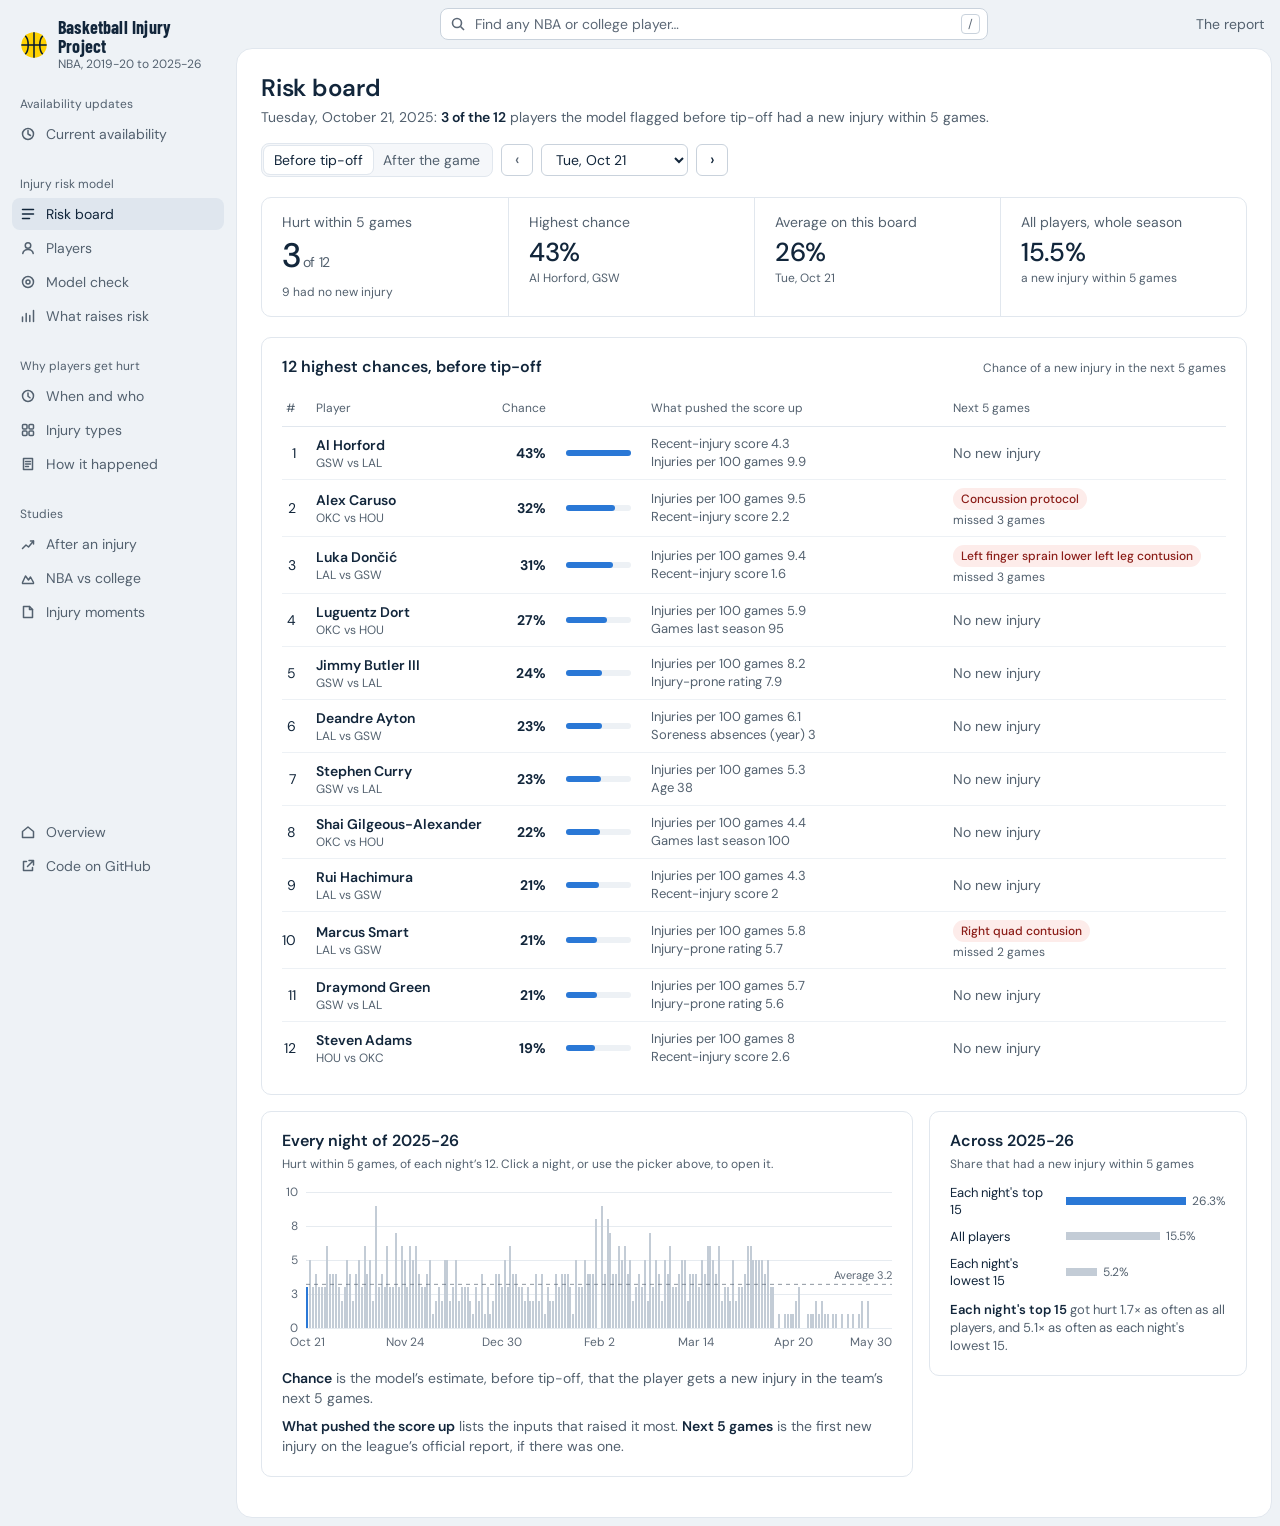
<file: docs/dashboard.html>
<!doctype html>
<html lang="en">
<head>
<meta charset="utf-8">
<meta name="viewport" content="width=device-width, initial-scale=1">
<title>Dashboards · Basketball Injury Project</title>
<meta name="description" content="Interactive NBA injury dashboards: each night’s risk board for 2025-26 with what happened, player profiles, the model’s accuracy on unseen seasons, why and when players get hurt, how it happened according to the news, and what an injury does to a career.">
<meta property="og:type" content="website">
<meta property="og:title" content="Dashboards · Basketball Injury Project">
<meta property="og:description" content="Each night’s NBA injury-risk board for 2025-26 with what happened, player profiles, the model check, how players get hurt, and what an injury does to a career.">
<meta property="og:url" content="https://bryanhkwan.github.io/Basketball-Injury-Project/dashboard.html">
<meta property="og:image" content="https://bryanhkwan.github.io/Basketball-Injury-Project/assets/social-site.jpg">
<meta property="og:image:width" content="2904">
<meta property="og:image:height" content="1520">
<meta name="twitter:card" content="summary_large_image">
<meta name="theme-color" content="#eef2f6" media="(prefers-color-scheme: light)">
<meta name="theme-color" content="#051426" media="(prefers-color-scheme: dark)">
<link rel="icon" href="data:image/svg+xml,%3Csvg xmlns='http://www.w3.org/2000/svg' viewBox='0 0 64 64'%3E%3Ccircle cx='32' cy='32' r='29' fill='%23ffd200'/%3E%3Cg fill='none' stroke='%23071b32' stroke-width='3.5'%3E%3Cpath d='M3 32h58M32 3v58M12 11c9 8 9 34 0 42M52 11c-9 8-9 34 0 42'/%3E%3C/g%3E%3C/svg%3E">
<link rel="preconnect" href="https://fonts.googleapis.com">
<link rel="preconnect" href="https://fonts.gstatic.com" crossorigin>
<link rel="stylesheet" href="https://fonts.googleapis.com/css2?family=Barlow+Condensed:wght@500;600;700&family=DM+Sans:opsz,wght@9..40,400;9..40,500;9..40,600;9..40,700&display=swap">
<link rel="stylesheet" href="assets/site.css">
<link rel="stylesheet" href="assets/app.css">
<script src="assets/charts.js" defer></script>
<script src="assets/site.js" defer></script>
<script src="assets/updates.js" defer></script>
<script src="assets/dashboard.js" defer></script>
</head>
<body class="app-body">
<a class="skip" href="#work">Skip to the dashboard</a>
<div class="app">
  <nav class="side" id="side" aria-label="Dashboards">
    <a class="product" href="./">
      <svg viewBox="0 0 64 64" aria-hidden="true"><circle cx="32" cy="32" r="29" fill="#ffd200"/><g fill="none" stroke="#071b32" stroke-width="3.5"><path d="M3 32h58M32 3v58M12 11c9 8 9 34 0 42M52 11c-9 8-9 34 0 42"/></g></svg>
      <span><b>Basketball Injury Project</b><small>NBA, 2019-20 to 2025-26</small></span>
    </a>
    <button type="button" class="menu-toggle close" id="menu-close" aria-label="Close the menu"><svg viewBox="0 0 18 18" aria-hidden="true"><path d="M4 4l10 10M14 4L4 14"/></svg></button>
    <p class="group-label">Availability updates</p>
    <a class="nav-item" href="#updates" data-view="updates"><svg viewBox="0 0 16 16" aria-hidden="true"><circle cx="8" cy="8" r="5.5"/><path d="M8 4.5V8l2.5 1.5"/></svg>Current availability</a>
    <p class="group-label">Injury risk model</p>
    <a class="nav-item" href="#board" data-view="board"><svg viewBox="0 0 16 16" aria-hidden="true"><path d="M2.5 3.5h11M2.5 8h11M2.5 12.5h7"/></svg>Risk board</a>
    <a class="nav-item" href="#players" data-view="players"><svg viewBox="0 0 16 16" aria-hidden="true"><circle cx="8" cy="5.5" r="2.75"/><path d="M2.75 13.5c.6-2.6 2.7-4 5.25-4s4.65 1.4 5.25 4"/></svg>Players</a>
    <a class="nav-item" href="#model" data-view="model"><svg viewBox="0 0 16 16" aria-hidden="true"><circle cx="8" cy="8" r="5.5"/><circle cx="8" cy="8" r="2"/></svg>Model check</a>
    <a class="nav-item" href="#factors" data-view="factors"><svg viewBox="0 0 16 16" aria-hidden="true"><path d="M2.5 13.5V9M6.2 13.5V5.5M9.8 13.5V7.5M13.5 13.5V2.5"/></svg>What raises risk</a>
    <p class="group-label">Why players get hurt</p>
    <a class="nav-item" href="#when" data-view="when"><svg viewBox="0 0 16 16" aria-hidden="true"><circle cx="8" cy="8" r="5.5"/><path d="M8 5v3.25l2 1.5"/></svg>When and who</a>
    <a class="nav-item" href="#types" data-view="types"><svg viewBox="0 0 16 16" aria-hidden="true"><rect x="2.5" y="2.5" width="4.5" height="4.5" rx="1"/><rect x="9" y="2.5" width="4.5" height="4.5" rx="1"/><rect x="2.5" y="9" width="4.5" height="4.5" rx="1"/><rect x="9" y="9" width="4.5" height="4.5" rx="1"/></svg>Injury types</a>
    <a class="nav-item" href="#how" data-view="how"><svg viewBox="0 0 16 16" aria-hidden="true"><path d="M3.5 2.5h9v11h-9z"/><path d="M5.5 5.5h5M5.5 8h5M5.5 10.5h3"/></svg>How it happened</a>
    <p class="group-label">Studies</p>
    <a class="nav-item" href="#careers" data-view="careers"><svg viewBox="0 0 16 16" aria-hidden="true"><path d="M2.5 12.5 6 9l2.5 2 5-6"/><path d="M10.5 5h3v3"/></svg>After an injury</a>
    <a class="nav-item" href="#college" data-view="college"><svg viewBox="0 0 16 16" aria-hidden="true"><path d="M2.5 12.5 5.5 6l3 4 2-3 3 5.5"/><path d="M2.5 13.5h11"/></svg>NBA vs college</a>
    <a class="nav-item" href="moments.html"><svg viewBox="0 0 16 16" aria-hidden="true"><path d="M3.5 2.5h6l3 3v8h-9z"/><path d="M9.5 2.5v3h3"/></svg>Injury moments</a>
    <div class="bottom">
      <a class="nav-item" href="./"><svg viewBox="0 0 16 16" aria-hidden="true"><path d="M2.5 7.5 8 3l5.5 4.5v6h-11z"/></svg>Overview</a>
      <a class="nav-item" href="https://github.com/bryanhkwan/Basketball-Injury-Project" target="_blank" rel="noopener"><svg viewBox="0 0 16 16" aria-hidden="true"><path d="M6.5 3.5h-3v9h9v-3M9 2.5h4.5V7M13.5 2.5 7.5 8.5"/></svg>Code on GitHub</a>
    </div>
  </nav>

  <header class="topbar">
    <button type="button" class="menu-toggle" id="menu-open" aria-label="Open the menu" aria-controls="side" aria-expanded="false"><svg viewBox="0 0 18 18" aria-hidden="true"><path d="M3 5h12M3 9h12M3 13h12"/></svg></button>
    <span class="crumb" id="crumb">Risk board</span>
    <div class="search" role="search">
      <svg viewBox="0 0 14 14" aria-hidden="true"><circle cx="6" cy="6" r="4.5"/><path d="M9.5 9.5 13 13"/></svg>
      <label class="sr-only" for="find">Find a player</label>
      <input id="find" name="player" type="search" placeholder="Find any NBA or college player…" autocomplete="off" spellcheck="false" role="combobox" aria-expanded="false" aria-controls="find-results" aria-autocomplete="list">
      <kbd aria-hidden="true">/</kbd>
      <div class="results" id="find-results" role="listbox" aria-label="Players" hidden></div>
    </div>
    <a class="top-link" href="moments.html">The report</a>
  </header>

  <main class="work" id="work" tabindex="-1">
    <section class="view" id="view-updates" aria-labelledby="updates-title" hidden></section>
    <section class="view" id="view-board" aria-labelledby="board-title" hidden></section>
    <section class="view" id="view-players" aria-labelledby="players-title" hidden></section>
    <section class="view" id="view-model" aria-labelledby="model-title" hidden></section>
    <section class="view" id="view-factors" aria-labelledby="factors-title" hidden></section>
    <section class="view" id="view-when" aria-labelledby="when-title" hidden></section>
    <section class="view" id="view-types" aria-labelledby="types-title" hidden></section>
    <section class="view" id="view-how" aria-labelledby="how-title" hidden></section>
    <section class="view" id="view-careers" aria-labelledby="careers-title" hidden></section>
    <section class="view" id="view-college" aria-labelledby="college-title" hidden></section>
    <noscript><div class="view"><h1>Dashboards</h1><p class="prose">These dashboards need JavaScript. The overview page and the report work without it, and every number is in the repository.</p></div></noscript>
  </main>
</div>
</body>
</html>
</file>
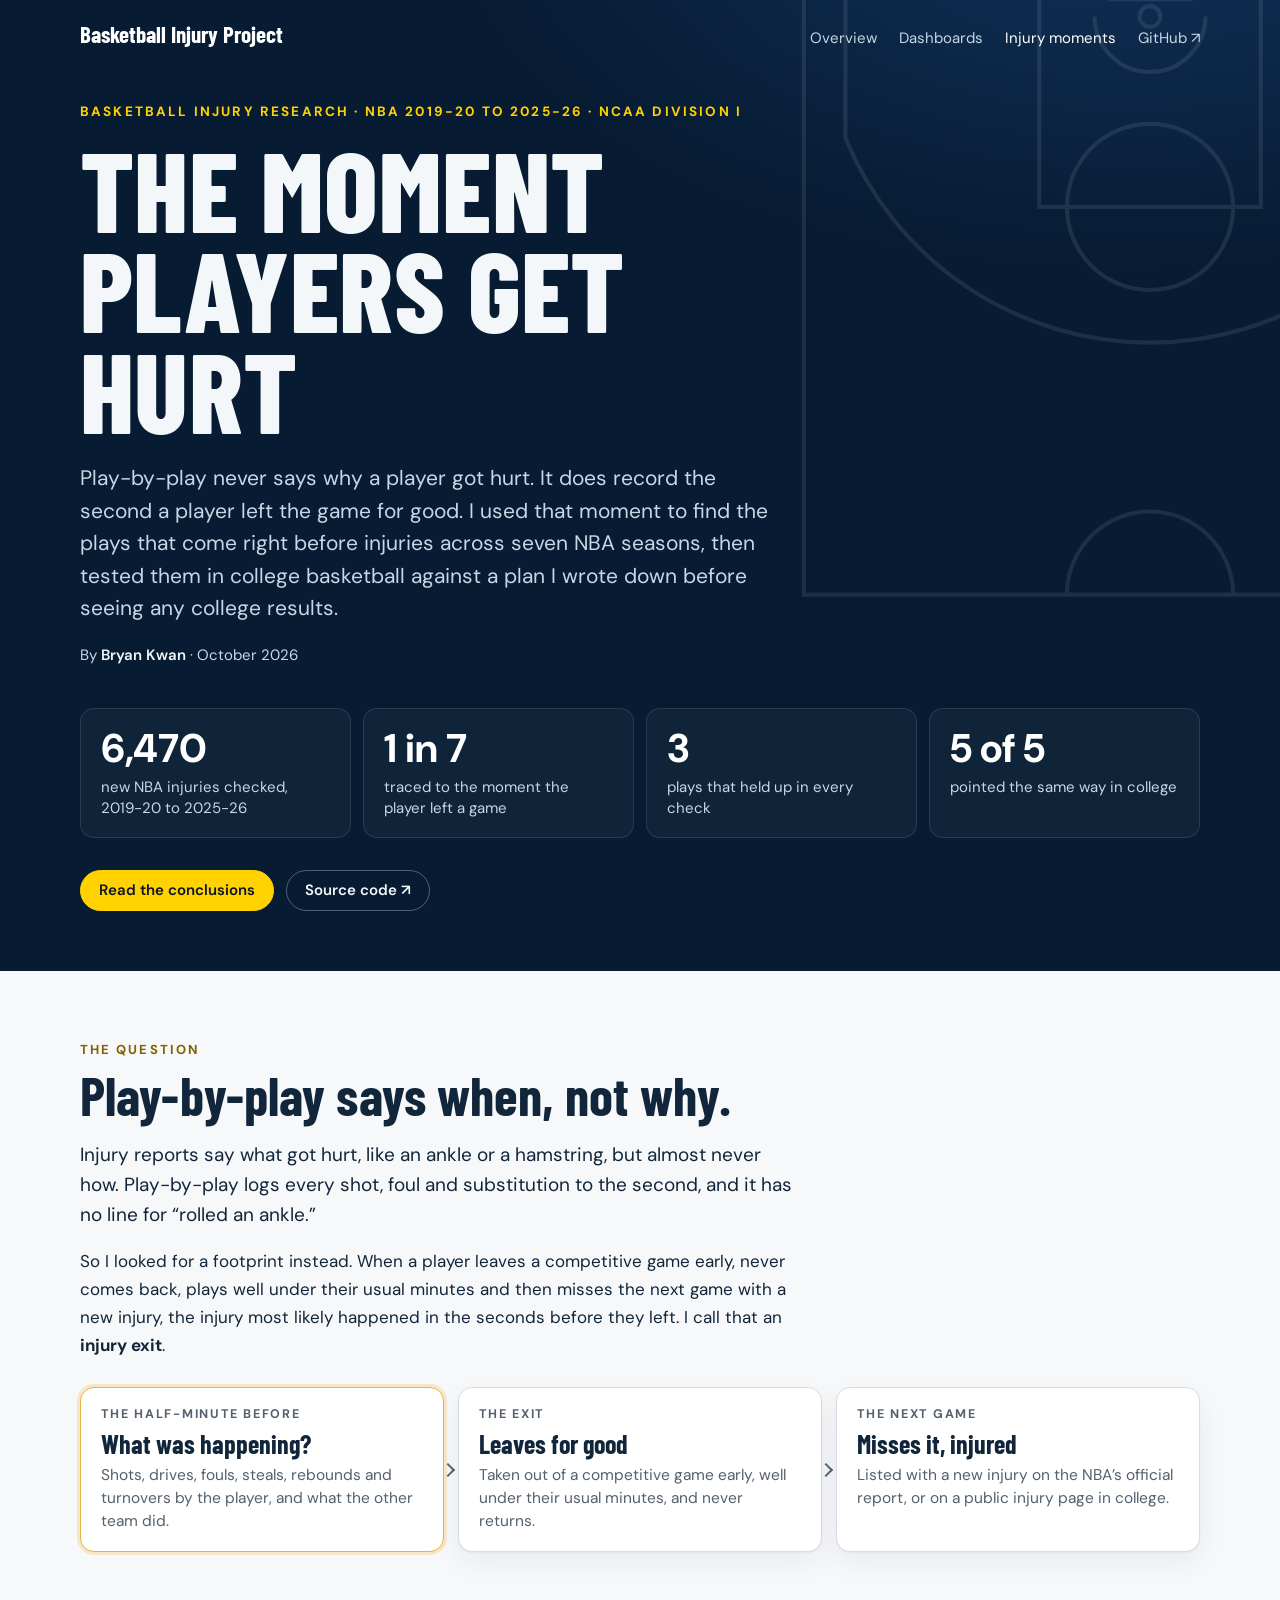
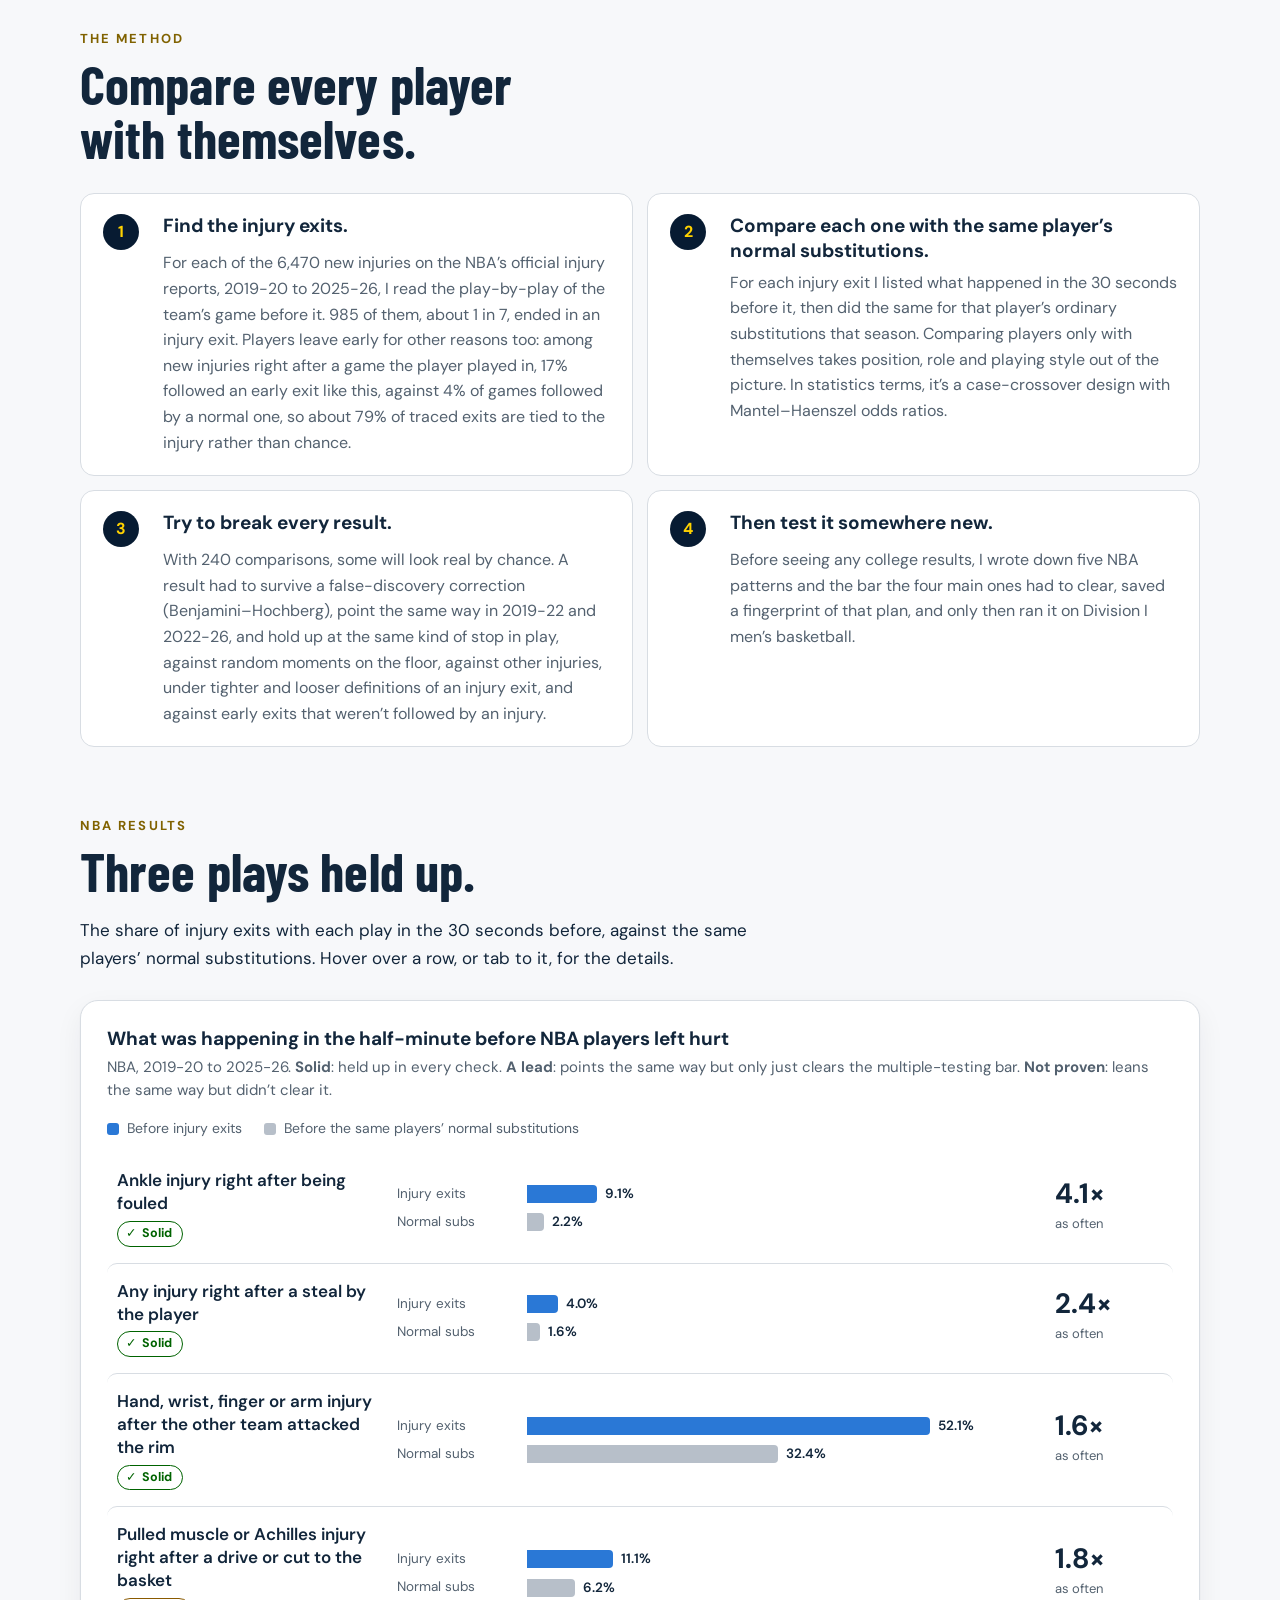
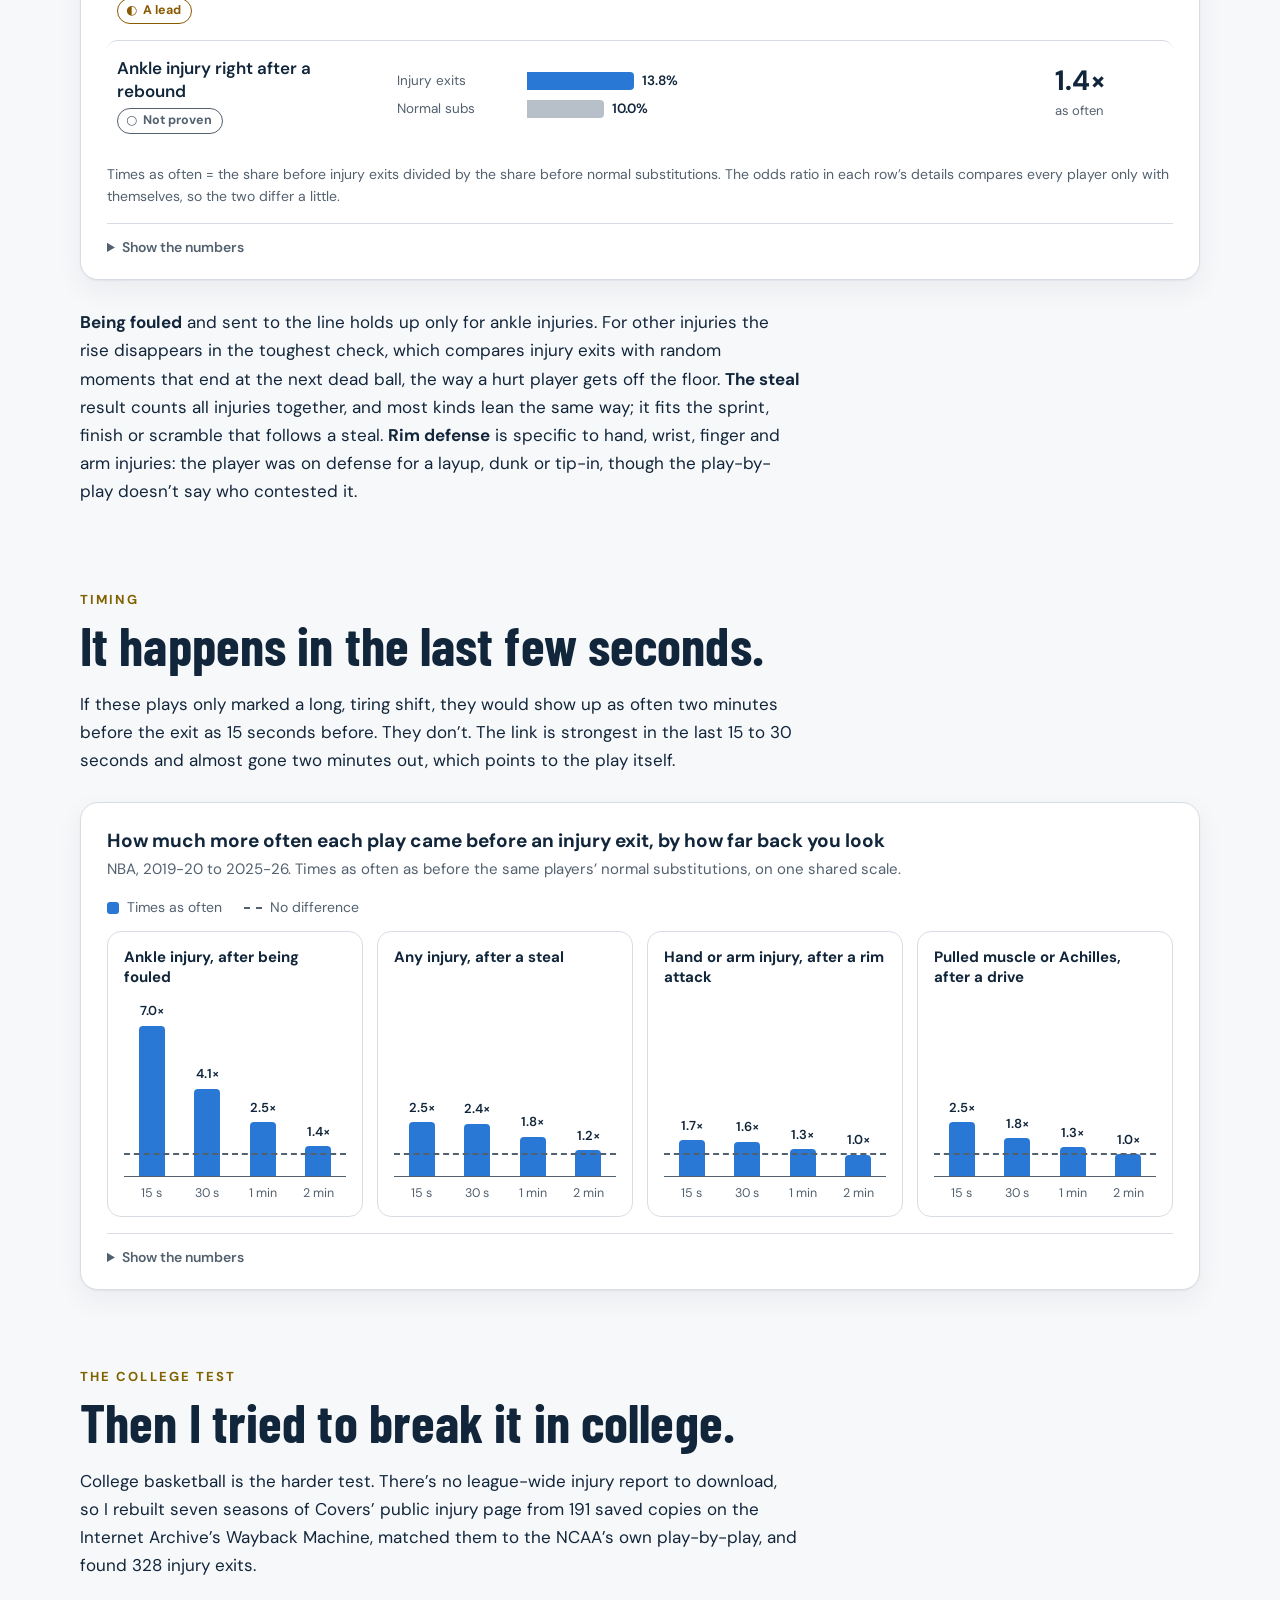
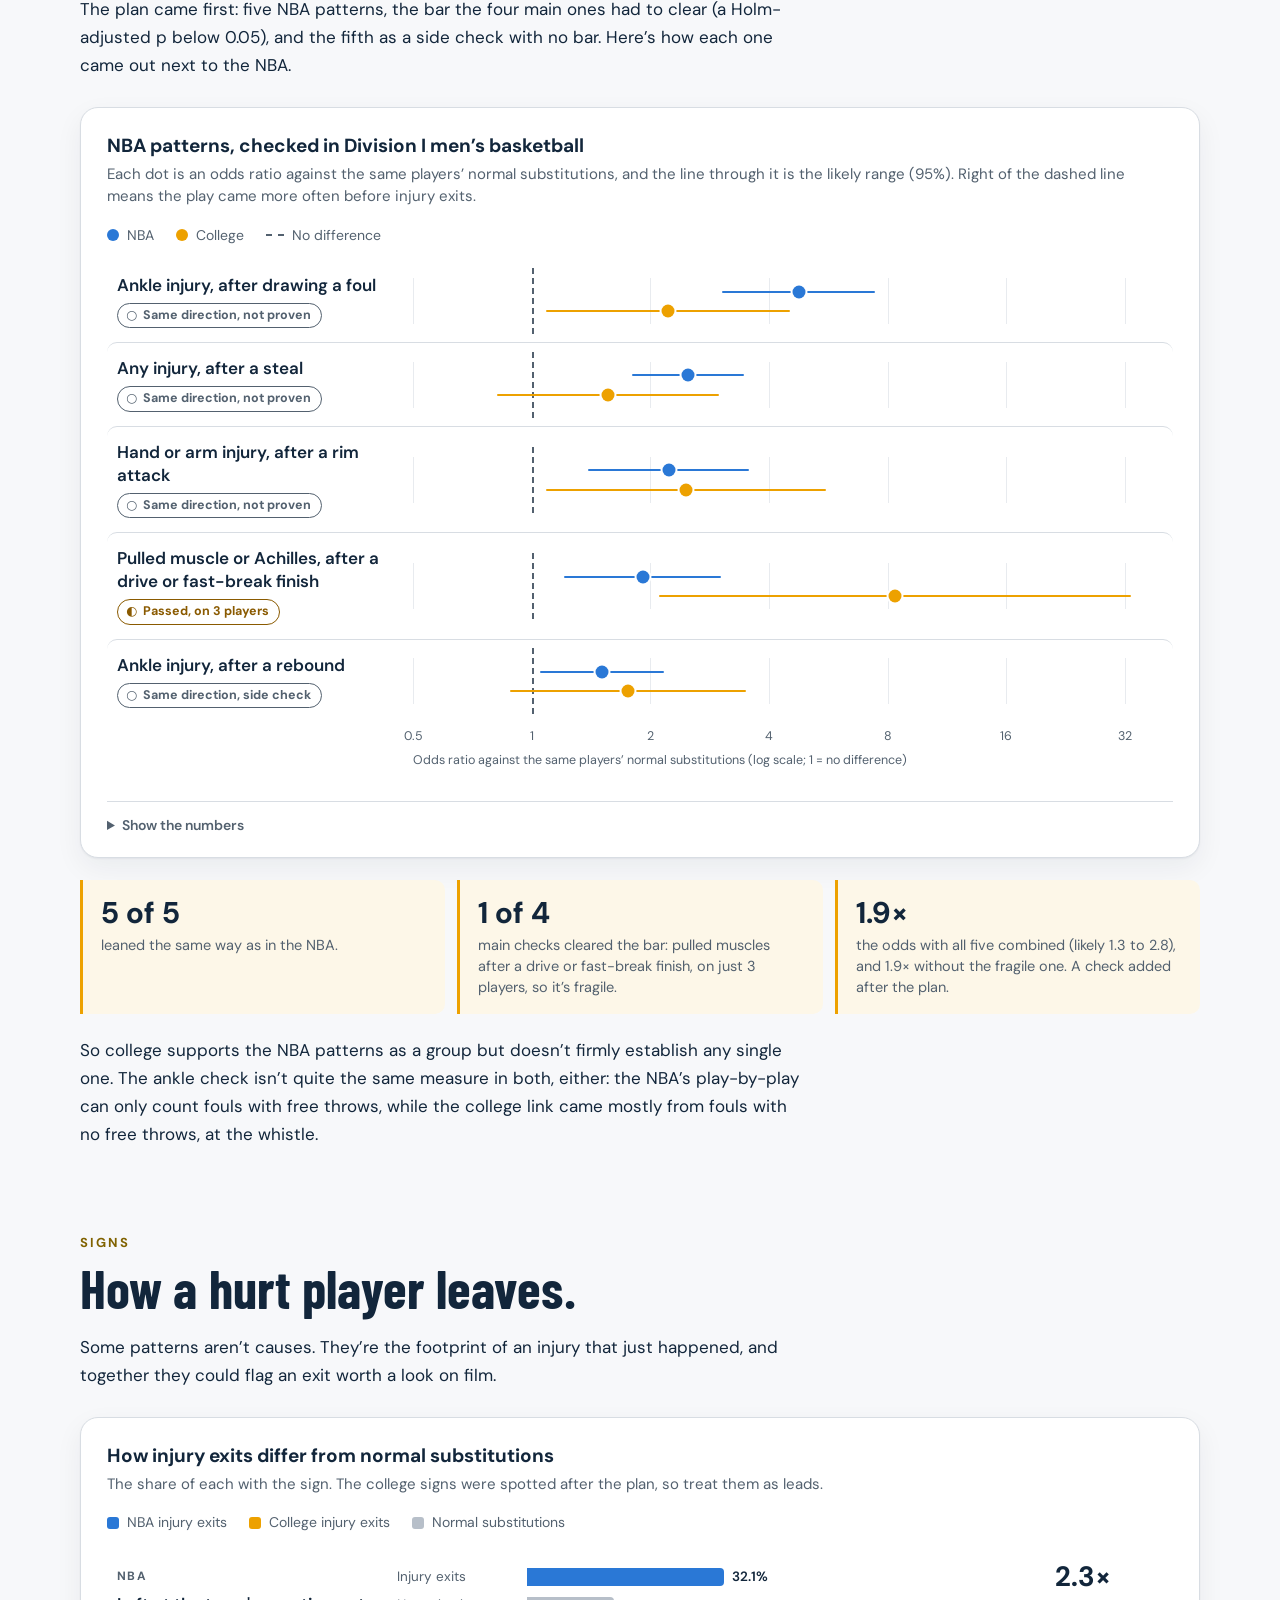
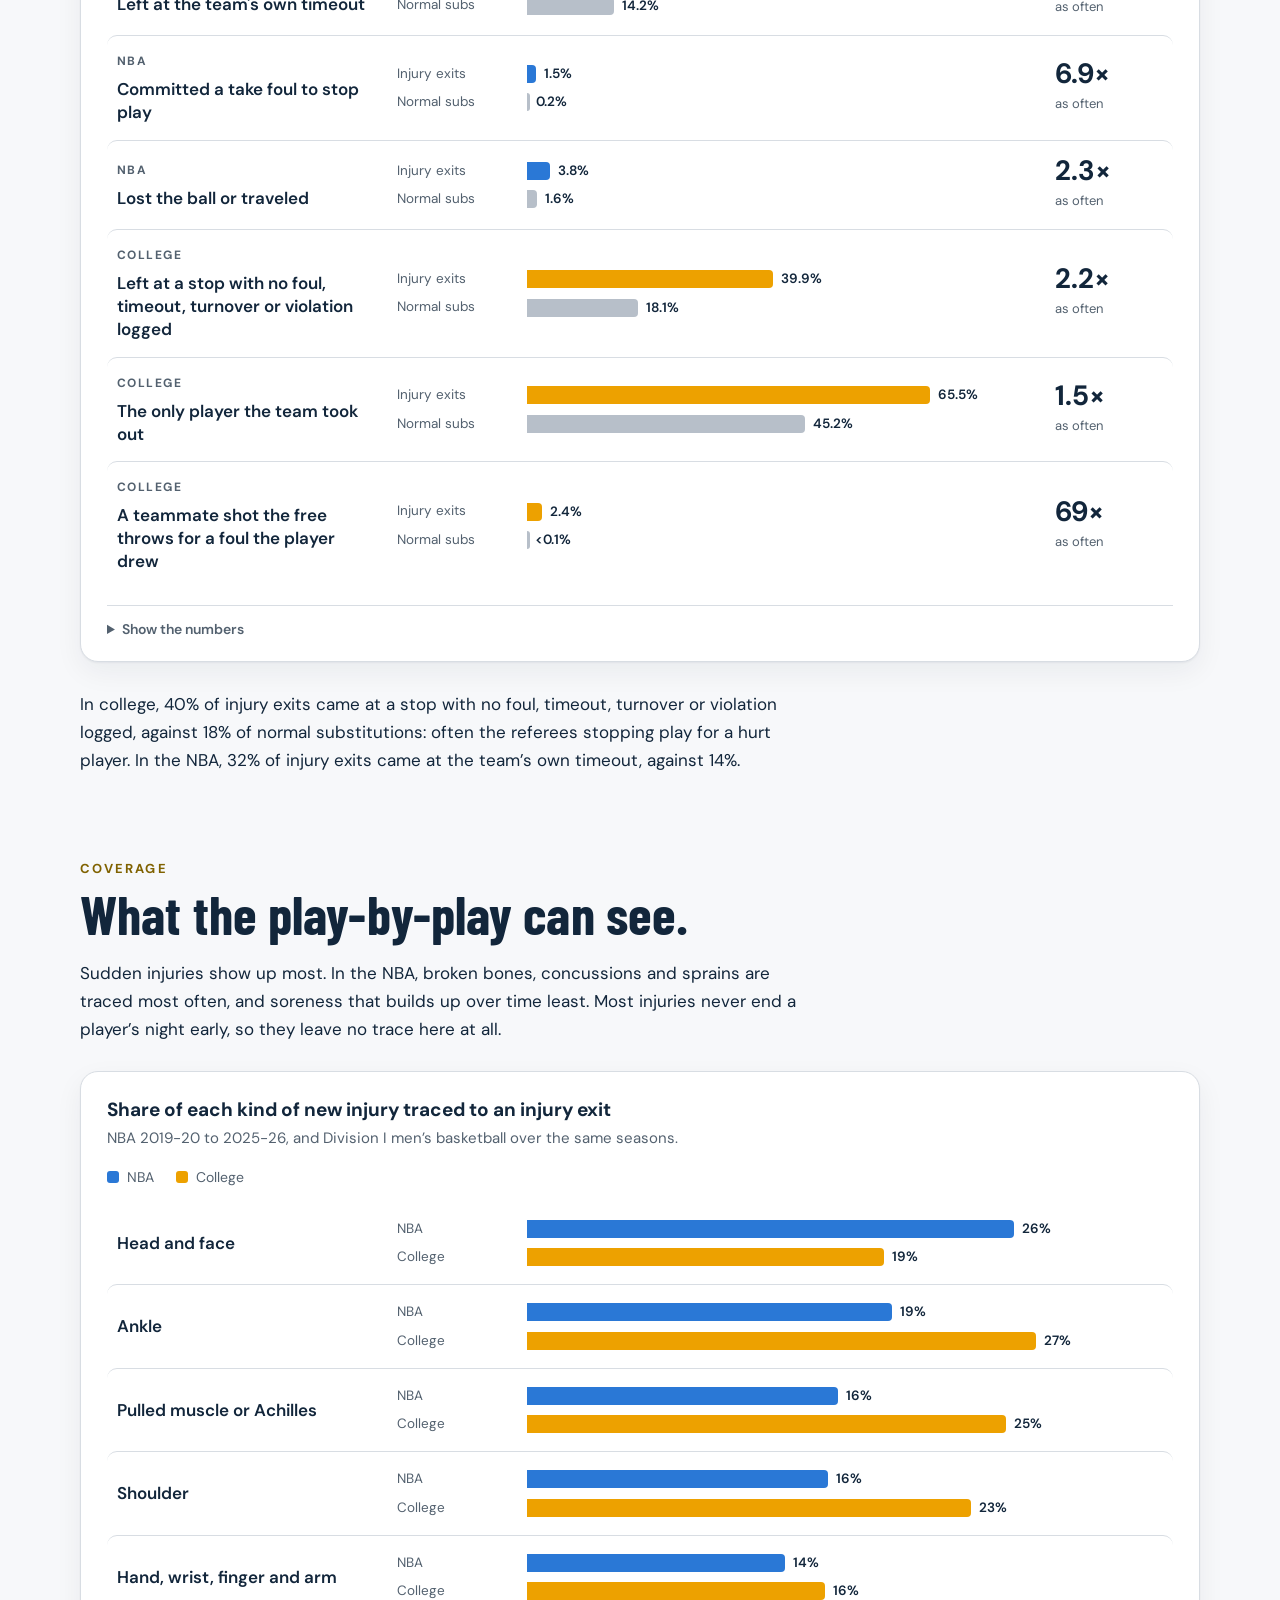
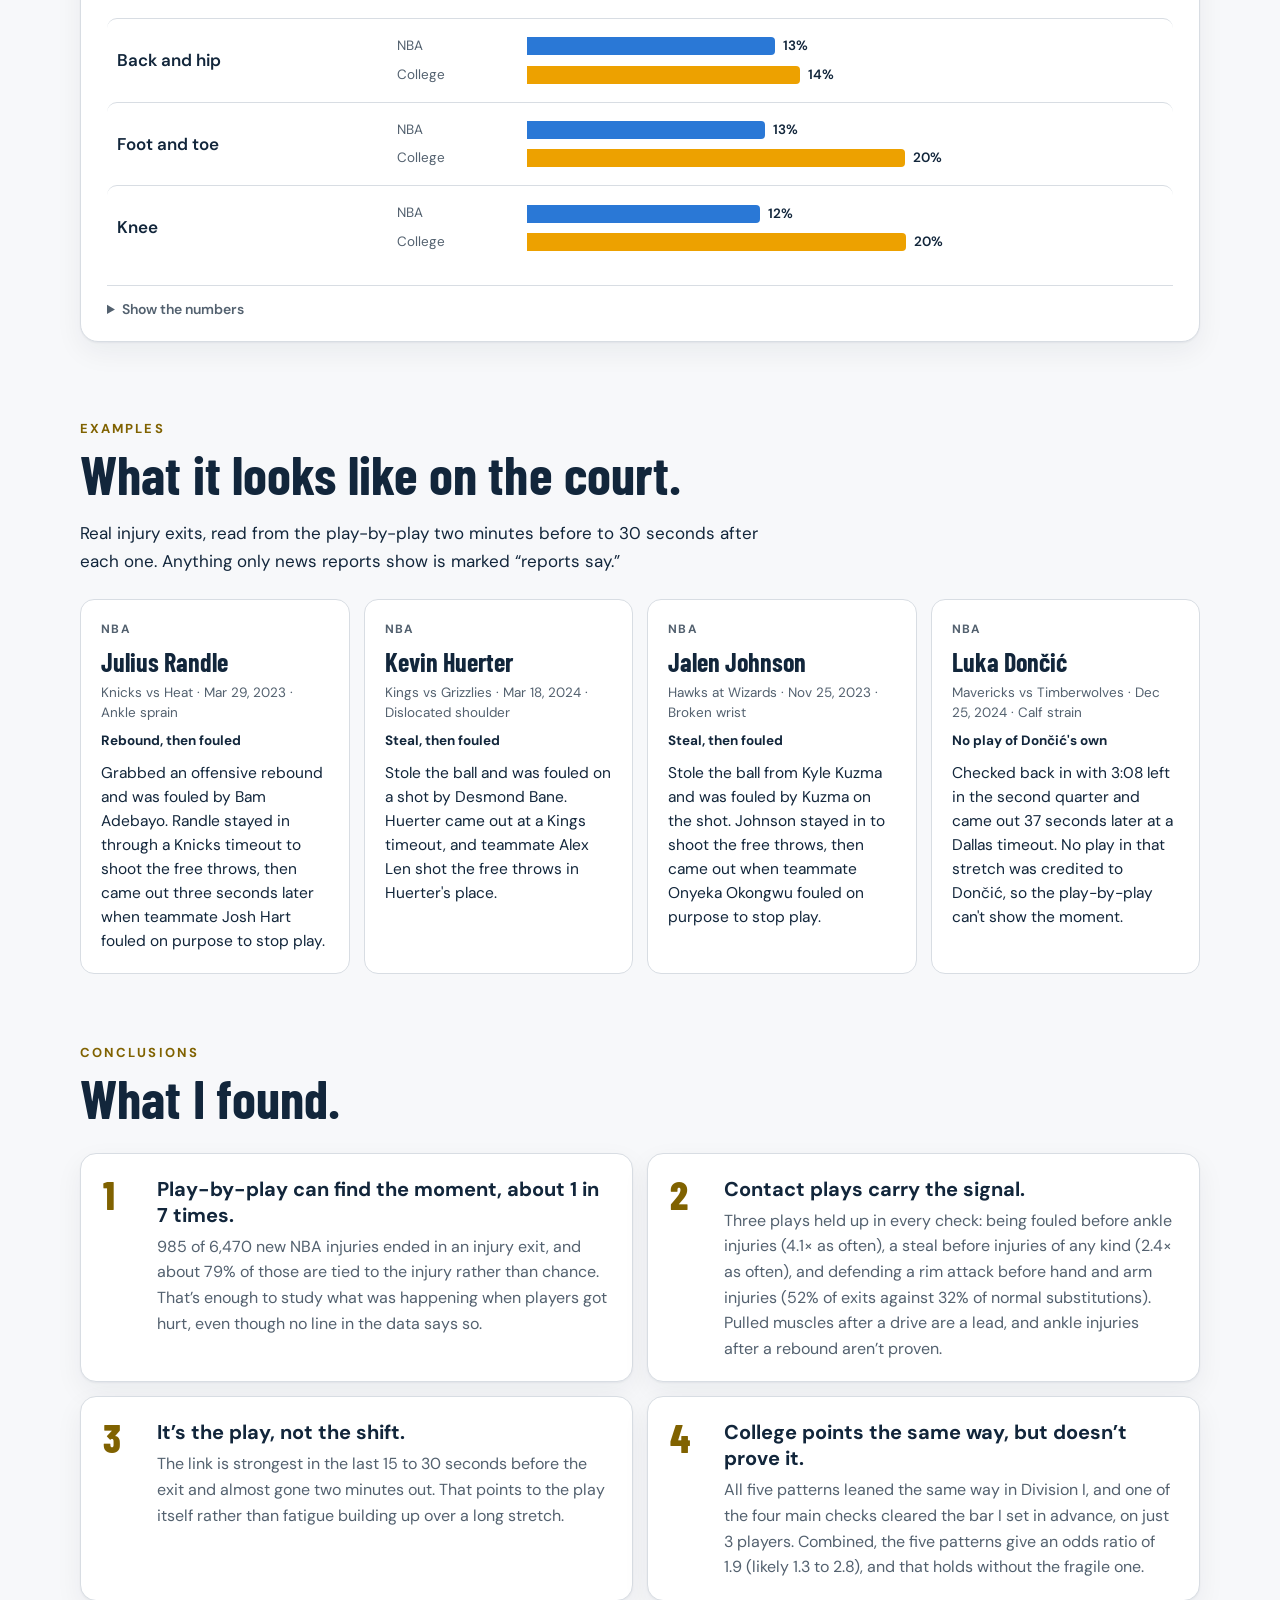
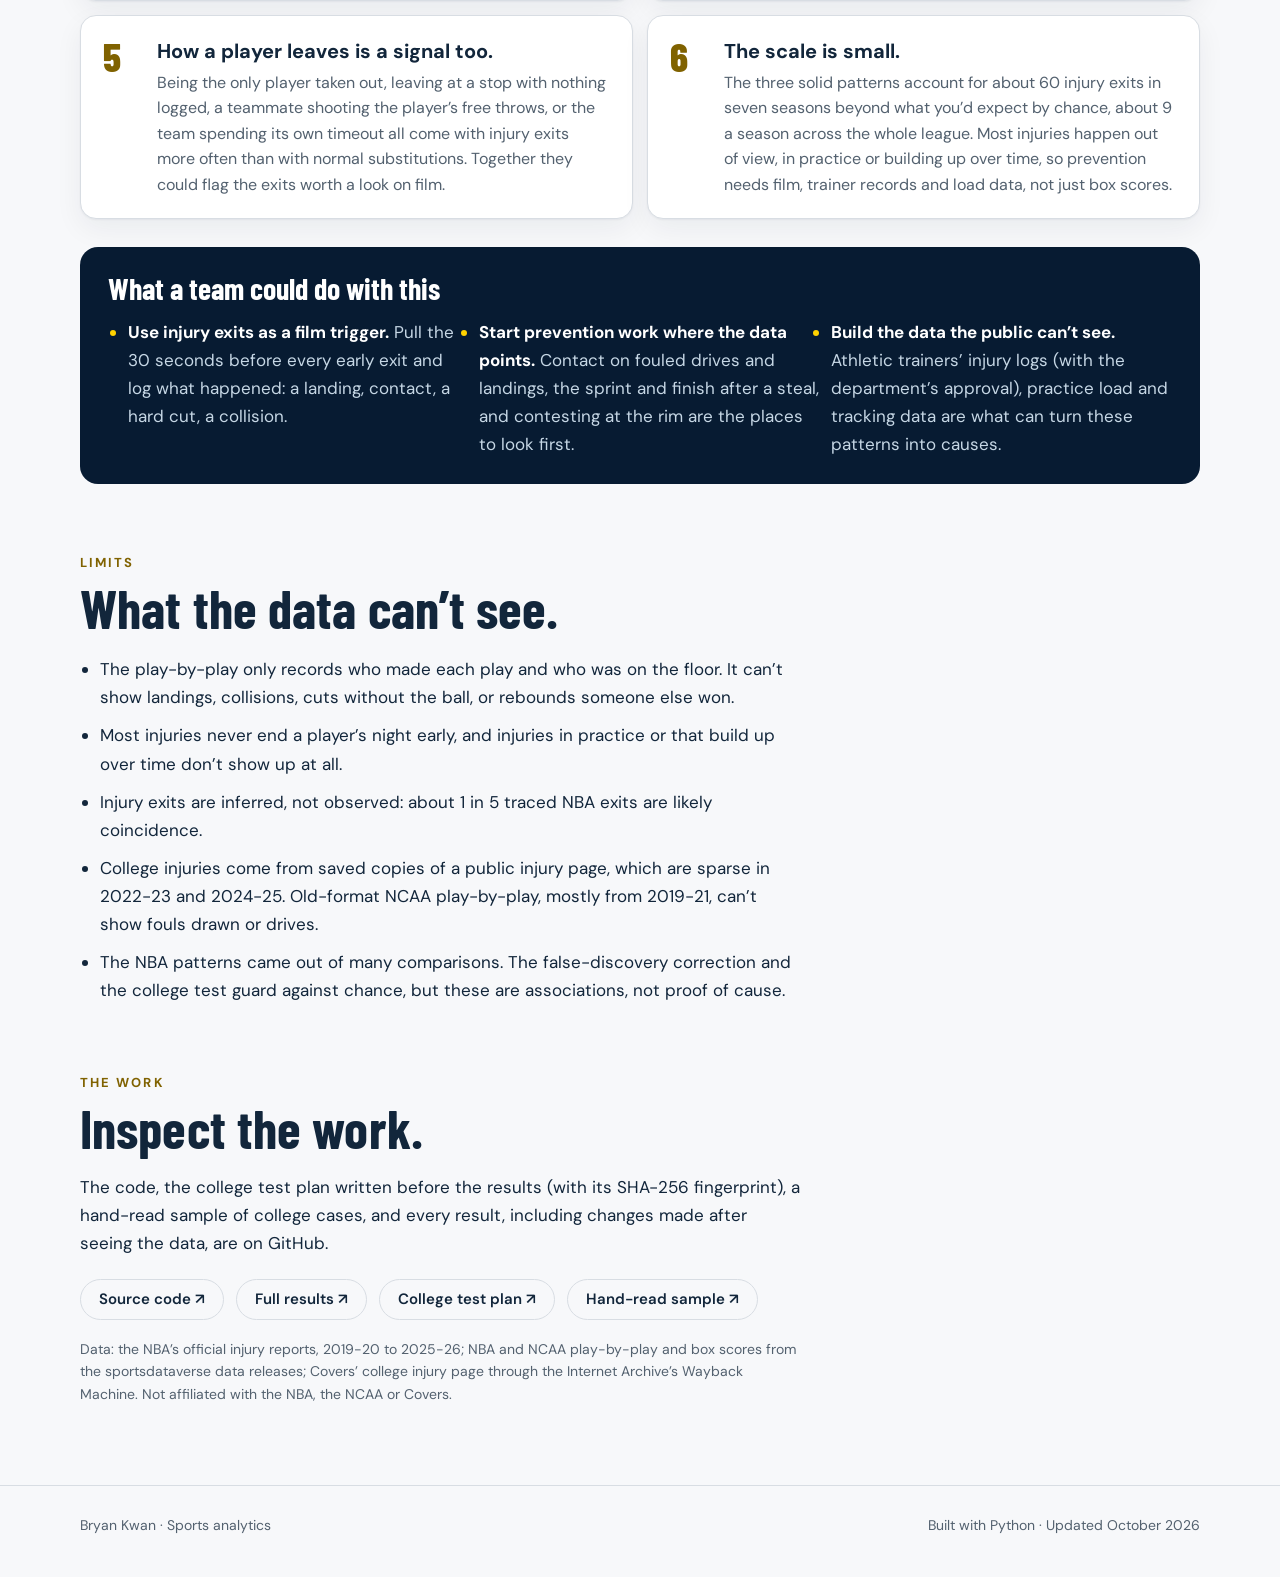
<file: docs/moments.html>
<!doctype html>
<html lang="en">
<head>
<meta charset="utf-8">
<meta name="viewport" content="width=device-width, initial-scale=1">
<title>The moment players get hurt · Basketball injury research</title>
<meta name="description" content="1 in 7 NBA injuries traced to the half-minute before the player left the game: the plays that come right before injuries, tested across 7 NBA seasons and checked in college basketball.">
<meta name="author" content="Bryan Kwan">
<meta property="og:type" content="article">
<meta property="og:title" content="The moment players get hurt">
<meta property="og:description" content="1 in 7 NBA injuries traced to the half-minute before the player left the game: the plays that come right before injuries, tested across 7 NBA seasons and checked in college basketball.">
<meta property="og:url" content="https://bryanhkwan.github.io/Basketball-Injury-Project/moments.html">
<meta property="og:image" content="https://bryanhkwan.github.io/Basketball-Injury-Project/assets/social-card.png">
<meta property="og:image:width" content="2400">
<meta property="og:image:height" content="1260">
<meta name="twitter:card" content="summary_large_image">
<meta name="theme-color" content="#071b32">
<link rel="icon" href="data:image/svg+xml,%3Csvg xmlns='http://www.w3.org/2000/svg' viewBox='0 0 64 64'%3E%3Ccircle cx='32' cy='32' r='29' fill='%23ffd200'/%3E%3Cg fill='none' stroke='%23071b32' stroke-width='3.5'%3E%3Cpath d='M3 32h58M32 3v58M12 11c9 8 9 34 0 42M52 11c-9 8-9 34 0 42'/%3E%3C/g%3E%3C/svg%3E">
<link rel="preconnect" href="https://fonts.googleapis.com">
<link rel="preconnect" href="https://fonts.gstatic.com" crossorigin>
<link rel="stylesheet" href="https://fonts.googleapis.com/css2?family=Barlow+Condensed:wght@600;700;800&family=DM+Sans:opsz,wght@9..40,400;9..40,600;9..40,700&display=swap">
<style>
/* The injury-moment report (docs/moments.html). Light by default, dark when the reader's system is dark.
   Series colors are validated with the dataviz palette checks: NBA blue and college gold in each mode. */
:root {
  color-scheme: light;
  --paper: #f7f8fa;
  --surface: #ffffff;
  --ink: #12263b;
  --ink-2: #53616f;
  --line: #d8dde3;
  --grid: #e8ebef;
  --navy: #071b32;
  --gold: #ffd200;
  --gold-ink: #806200;
  --nba: #2a78d6;
  --college: #eda100;
  --normal: #b7bfc9;
  --ref: #53616f;
  --good: #006300;
  --lead: #8a5a00;
  --hover: rgba(18, 38, 59, 0.04);
  --tip-bg: #ffffff;
  --tip-line: rgba(18, 38, 59, 0.14);
  --shadow: 0 1px 2px rgba(7, 27, 50, 0.05), 0 10px 28px rgba(7, 27, 50, 0.06);
  --hero-ink: #f4f7fa;
  --hero-ink-2: #c6d7e5;
  --display: "Barlow Condensed", "Arial Narrow", "Segoe UI", sans-serif;
  --body: "DM Sans", "Segoe UI", system-ui, -apple-system, sans-serif;
}
@media (prefers-color-scheme: dark) {
  :root {
    color-scheme: dark;
    --paper: #030b1a;
    --surface: #0c1e36;
    --ink: #f4f7fb;
    --ink-2: #99abc4;
    --line: #1d3350;
    --grid: #15293f;
    --gold-ink: #ffd200;
    --nba: #3987e5;
    --college: #c98500;
    --normal: #5b6b7d;
    --ref: #99abc4;
    --good: #3ccf6e;
    --lead: #fab219;
    --hover: rgba(244, 247, 251, 0.04);
    --tip-bg: #0f2540;
    --tip-line: rgba(244, 247, 251, 0.16);
    --shadow: none;
  }
}

* { box-sizing: border-box; }
html { -webkit-text-size-adjust: 100%; scroll-behavior: smooth; }
@media (prefers-reduced-motion: reduce) { html { scroll-behavior: auto; } }
body { margin: 0; background: var(--paper); color: var(--ink); font: 400 17px/1.65 var(--body); }
a { color: inherit; text-underline-offset: 3px; }
a:focus-visible, button:focus-visible, summary:focus-visible { outline: 2px solid var(--nba); outline-offset: 3px; border-radius: 4px; }
.wrap { width: min(1120px, 100% - 40px); margin-inline: auto; }
.measure { max-width: 720px; }
.skip { position: absolute; left: -9999px; }
.skip:focus { left: 16px; top: 16px; z-index: 10; background: var(--gold); color: #091428; padding: 8px 12px; border-radius: 8px; }

/* ---- hero ---------------------------------------------------------------------------------------------- */
.hero { position: relative; overflow: hidden; color: var(--hero-ink); padding: 22px 0 60px;
  background: radial-gradient(1100px 620px at 88% -12%, #11335c 0%, rgba(17, 51, 92, 0) 62%), var(--navy); }
.court { position: absolute; right: -230px; top: -70px; width: 720px; max-width: none; opacity: 0.085; pointer-events: none; }
.court * { fill: none; stroke: #ffffff; stroke-width: 3; }
.hero .wrap { position: relative; }
.sitebar { position: relative; z-index: 1; display: flex; flex-wrap: wrap; align-items: baseline; justify-content: space-between;
  gap: 10px 24px; width: min(1120px, 100% - 40px); margin: 0 auto 52px; }
.sitebar .home { font: 700 23px/1.1 var(--display); color: #ffffff; text-decoration: none; }
.sitebar ul { display: flex; flex-wrap: wrap; gap: 6px 22px; margin: 0; padding: 0; list-style: none; font-size: 15px; }
.sitebar a { color: var(--hero-ink-2); text-decoration: none; transition: color 150ms ease; }
.sitebar a:hover, .sitebar a[aria-current] { color: #ffffff; }
.kicker { margin: 0; font: 700 13.5px/1.4 var(--body); letter-spacing: 0.16em; text-transform: uppercase; color: var(--gold); }
.hero h1 { margin: 16px 0 22px; max-width: 11ch; font: 800 clamp(52px, 9.5vw, 112px)/0.9 var(--display); text-transform: uppercase; letter-spacing: 0.004em; }
.dek { margin: 0; max-width: 700px; font-size: clamp(18px, 2.1vw, 21px); line-height: 1.55; color: var(--hero-ink-2); }
.byline { margin: 18px 0 0; font-size: 15px; color: var(--hero-ink-2); }
.byline b { color: var(--hero-ink); font-weight: 600; }
.metrics { display: grid; grid-template-columns: repeat(auto-fit, minmax(min(100%, 210px), 1fr)); gap: 12px; margin: 40px 0 0; padding: 0; list-style: none; }
.metrics li { padding: 18px 20px; border: 1px solid rgba(255, 255, 255, 0.11); border-radius: 14px; background: rgba(255, 255, 255, 0.035); }
.metrics strong { display: block; font: 700 40px/1.05 var(--body); color: #ffffff; }
.metrics span { display: block; margin-top: 8px; font-size: 15px; line-height: 1.4; color: var(--hero-ink-2); }
.actions { display: flex; flex-wrap: wrap; gap: 12px; margin-top: 32px; }
.button { display: inline-flex; align-items: center; gap: 8px; padding: 12px 18px; border: 1px solid rgba(255, 255, 255, 0.3);
  border-radius: 999px; font: 600 15px/1 var(--body); color: var(--hero-ink); text-decoration: none; }
.button:hover { border-color: rgba(255, 255, 255, 0.6); }
.button.primary { background: var(--gold); border-color: var(--gold); color: #091428; }
.button.primary:hover { background: #ffe15c; }
.button.dark { border-color: var(--line); color: var(--ink); }
.button.dark:hover { border-color: var(--ink-2); }
.button:focus-visible { outline: 2px solid var(--gold); outline-offset: 3px; }

/* ---- sections ---------------------------------------------------------------------------------------- */
main section { padding: 72px 0 0; scroll-margin-top: 16px; }
.eyebrow { margin: 0; font: 700 13px/1 var(--body); letter-spacing: 0.16em; text-transform: uppercase; color: var(--gold-ink); }
h2 { margin: 12px 0 18px; font: 700 clamp(36px, 5vw, 54px)/1 var(--display); letter-spacing: 0.002em; color: var(--ink); text-wrap: balance; }
h3 { margin: 0; font: 700 19px/1.3 var(--body); }
p { margin: 0 0 16px; }
.lead { font-size: 19px; line-height: 1.6; }
.muted { color: var(--ink-2); }
strong, b { font-weight: 700; }

.flow { display: grid; grid-template-columns: repeat(3, minmax(0, 1fr)); gap: 14px; margin: 28px 0 8px; padding: 0; list-style: none; counter-reset: flow; }
.flow li { position: relative; padding: 20px 20px 18px; border: 1px solid var(--line); border-radius: 14px; background: var(--surface); box-shadow: var(--shadow); }
.flow li.key { border-color: color-mix(in srgb, var(--college) 70%, var(--line)); box-shadow: 0 0 0 3px color-mix(in srgb, var(--college) 20%, transparent); }
.flow .step { display: block; font: 700 12.5px/1 var(--body); letter-spacing: 0.14em; text-transform: uppercase; color: var(--ink-2); }
.flow strong { display: block; margin: 10px 0 6px; font: 700 26px/1.05 var(--display); }
.flow p { margin: 0; font-size: 15.5px; line-height: 1.5; color: var(--ink-2); }
.flow li + li::before { content: ""; position: absolute; left: -11px; top: 50%; width: 8px; height: 8px; border-top: 2px solid var(--ink-2); border-right: 2px solid var(--ink-2); transform: translate(-50%, -50%) rotate(45deg); }

.steps { margin: 28px 0 0; padding: 0; list-style: none; display: grid; gap: 14px; counter-reset: steps; }
.steps li { display: grid; grid-template-columns: 44px minmax(0, 1fr); align-content: start; gap: 0 16px; padding: 20px 22px; border: 1px solid var(--line); border-radius: 14px; background: var(--surface); counter-increment: steps; }
.steps li::before { content: counter(steps); display: grid; place-items: center; width: 36px; height: 36px; border-radius: 50%; background: var(--navy); color: var(--gold); font: 700 16px/1 var(--body); }
.steps h3 { grid-column: 2; margin-bottom: 6px; }
.steps p { grid-column: 2; margin: 0; color: var(--ink-2); font-size: 16px; line-height: 1.6; }

@media (min-width: 960px) {
  .steps { grid-template-columns: repeat(2, minmax(0, 1fr)); }
  .conclusions { grid-template-columns: repeat(2, minmax(0, 1fr)); }
  .todo ul { grid-template-columns: repeat(3, minmax(0, 1fr)); gap: 12px 32px; }
}
.figure + .measure { margin-top: 28px; }

/* ---- figures ----------------------------------------------------------------------------------------- */
.figure { margin: 28px 0 8px; padding: 26px 26px 20px; border: 1px solid var(--line); border-radius: 18px; background: var(--surface); box-shadow: var(--shadow); }
.figure .sub { margin: 4px 0 16px; font-size: 15px; line-height: 1.5; color: var(--ink-2); }
.legend { display: flex; flex-wrap: wrap; gap: 6px 22px; margin: 0 0 12px; padding: 0; list-style: none; font-size: 14px; color: var(--ink-2); }
.legend li { display: inline-flex; align-items: center; gap: 8px; }
.sw { display: inline-block; width: 12px; height: 12px; border-radius: 3px; }
.sw.dot { border-radius: 50%; }
.sw.ref { width: 18px; height: 0; border-top: 2px dashed var(--ref); border-radius: 0; }
.note { margin: 14px 0 0; font-size: 14px; line-height: 1.55; color: var(--ink-2); }
.chart { position: relative; }
.chart:empty { min-height: 220px; }

details.data { margin-top: 16px; padding-top: 12px; border-top: 1px solid var(--line); }
details.data summary { cursor: pointer; width: fit-content; font-size: 14px; font-weight: 600; color: var(--ink-2); }
details.data summary:hover { color: var(--ink); }
.table-wrap { overflow-x: auto; }
table { width: 100%; margin-top: 12px; border-collapse: collapse; font-size: 14px; line-height: 1.45; font-variant-numeric: tabular-nums; }
caption { text-align: left; padding: 0 0 8px; color: var(--ink-2); font-size: 13.5px; }
th, td { padding: 9px 10px; border-bottom: 1px solid var(--line); text-align: left; vertical-align: top; }
thead th { font-weight: 600; color: var(--ink-2); white-space: nowrap; }
td.num, th.num { text-align: right; white-space: nowrap; }

/* verdict tags: icon + label, never color alone */
.tag { display: inline-flex; align-items: center; gap: 6px; width: fit-content; padding: 3px 10px 3px 8px; border: 1px solid currentColor; border-radius: 999px; font-size: 12.5px; font-weight: 700; line-height: 1.4; white-space: nowrap; }
.tag.solid { color: var(--good); }
.tag.lead, .tag.passed { color: var(--lead); }
.tag.not, .tag.same { color: var(--ink-2); }
.chip { display: inline-block; font-size: 12px; font-weight: 700; letter-spacing: 0.12em; text-transform: uppercase; color: var(--ink-2); }

/* paired bar rows: a label, one or two bars on a shared scale, an optional ratio */
.rows { display: grid; }
.row { display: grid; grid-template-columns: minmax(0, 16rem) minmax(0, 1fr) 6.75rem; gap: 10px 24px; align-items: center; padding: 16px 10px; border-top: 1px solid var(--line); border-radius: 10px; outline: none; }
.row.no-ratio { grid-template-columns: minmax(0, 16rem) minmax(0, 1fr); }
.row:first-child { border-top-color: transparent; }
.row:hover, .row:focus-visible { background: var(--hover); }
.row:focus-visible { box-shadow: inset 0 0 0 2px var(--nba); }
.row-head { display: grid; gap: 6px; min-width: 0; }
.row-label { font-weight: 600; line-height: 1.35; }
.bars { display: grid; gap: 6px; min-width: 0; }
.bar-line { display: grid; grid-template-columns: 7.5rem minmax(0, 1fr); gap: 10px; align-items: center; font-size: 13.5px; color: var(--ink-2); }
.track { position: relative; height: 18px; }
.bar { position: absolute; left: 0; top: 0; bottom: 0; min-width: 3px; border-radius: 0 4px 4px 0; }
.bar-val { position: absolute; top: 50%; transform: translateY(-50%); padding-left: 8px; font-weight: 600; color: var(--ink); white-space: nowrap; font-variant-numeric: tabular-nums; }
.ratio strong { display: block; font: 700 28px/1 var(--body); }
.ratio span { font-size: 13px; color: var(--ink-2); }

/* the fade: small multiples on one shared scale */
.fade { display: grid; grid-template-columns: repeat(auto-fit, minmax(min(100%, 230px), 1fr)); gap: 14px; }
.panel { padding: 16px 16px 12px; border: 1px solid var(--line); border-radius: 14px; outline: none; }
.panel:hover, .panel:focus-visible { background: var(--hover); }
.panel:focus-visible { box-shadow: inset 0 0 0 2px var(--nba); }
.panel h3 { min-height: 2.6em; margin-bottom: 10px; font-size: 15px; line-height: 1.3; }
.plot { position: relative; height: 180px; display: grid; grid-template-columns: repeat(4, minmax(0, 1fr)); align-items: end; border-bottom: 1px solid var(--ink-2); }
.col { position: relative; justify-self: center; width: min(26px, 70%); min-height: 2px; border-radius: 4px 4px 0 0; background: var(--nba); }
.col-val { position: absolute; bottom: calc(100% + 4px); left: 50%; transform: translateX(-50%); font-size: 13px; font-weight: 600; white-space: nowrap; font-variant-numeric: tabular-nums; }
.ref-line { position: absolute; left: 0; right: 0; border-top: 2px dashed var(--ref); pointer-events: none; }
.ticks { display: grid; grid-template-columns: repeat(4, minmax(0, 1fr)); margin-top: 6px; font-size: 12.5px; text-align: center; color: var(--ink-2); }

/* the college check: estimates with their likely ranges on a log scale */
.forest { display: grid; }
.f-row { display: grid; grid-template-columns: minmax(0, 17rem) minmax(0, 1fr); gap: 8px 24px; align-items: center; padding: 14px 10px; border-top: 1px solid var(--line); border-radius: 10px; outline: none; }
.f-row:first-child { border-top-color: transparent; }
.f-row:hover, .f-row:focus-visible { background: var(--hover); }
.f-row:focus-visible { box-shadow: inset 0 0 0 2px var(--nba); }
.f-plot { position: relative; height: 46px; }
.f-grid { position: absolute; top: 0; bottom: 0; border-left: 1px solid var(--grid); }
.f-ref { position: absolute; top: -10px; bottom: -10px; border-left: 2px dashed var(--ref); }
.f-est { position: absolute; left: 0; right: 0; height: 0; }
.f-est.nba { top: 30%; color: var(--nba); }
.f-est.college { top: 72%; color: var(--college); }
.f-whisker { position: absolute; top: -1px; height: 2px; border-radius: 1px; background: currentColor; }
.f-dot { position: absolute; top: 0; width: 13px; height: 13px; border-radius: 50%; background: currentColor; transform: translate(-50%, -50%); box-shadow: 0 0 0 2px var(--surface); }
.f-axis-row { padding-top: 4px; border-top: 0; }
.f-axis-row:hover { background: none; }
.f-axis { position: relative; height: 22px; }
.f-tick { position: absolute; top: 0; transform: translateX(-50%); font-size: 12.5px; color: var(--ink-2); font-variant-numeric: tabular-nums; }
.f-axis-label { margin: 2px 0 0; font-size: 12.5px; color: var(--ink-2); }

.callouts { display: grid; grid-template-columns: repeat(auto-fit, minmax(min(100%, 220px), 1fr)); gap: 12px; margin: 22px 0 0; padding: 0; list-style: none; }
.callouts li { padding: 16px 18px; border-left: 3px solid var(--college); border-radius: 0 10px 10px 0; background: color-mix(in srgb, var(--college) 9%, var(--surface)); }
.callouts strong { display: block; font: 700 30px/1.1 var(--body); }
.callouts span { display: block; margin-top: 6px; font-size: 14.5px; line-height: 1.45; color: var(--ink-2); }

/* examples */
.cards { display: grid; grid-template-columns: repeat(auto-fit, minmax(min(100%, 250px), 1fr)); gap: 14px; margin-top: 24px; }
.card { display: grid; align-content: start; gap: 8px; padding: 20px; border: 1px solid var(--line); border-radius: 14px; background: var(--surface); }
.card h3 { font: 700 26px/1.05 var(--display); }
.card .meta { margin: 0; font-size: 13.5px; line-height: 1.45; color: var(--ink-2); }
.card .play { margin: 0; font-size: 13.5px; font-weight: 700; }
.card p.story { margin: 0; font-size: 15.5px; line-height: 1.55; }

/* conclusions */
.conclusions { margin: 28px 0 0; padding: 0; list-style: none; display: grid; gap: 14px; counter-reset: c; }
.conclusions li { position: relative; padding: 22px 24px 20px 76px; border: 1px solid var(--line); border-radius: 16px; background: var(--surface); box-shadow: var(--shadow); counter-increment: c; }
.conclusions li::before { content: counter(c); position: absolute; left: 22px; top: 20px; font: 800 40px/1 var(--display); color: var(--gold-ink); }
.conclusions h3 { margin-bottom: 6px; font-size: 20px; }
.conclusions p { margin: 0; color: var(--ink-2); font-size: 16px; line-height: 1.6; }
.todo { margin: 28px 0 0; padding: 26px 28px; border-radius: 18px; background: var(--navy); color: var(--hero-ink); }
.todo h3 { font: 700 30px/1.05 var(--display); color: #ffffff; }
.todo ul { margin: 14px 0 0; padding-left: 20px; display: grid; gap: 10px; color: var(--hero-ink-2); }
.todo li::marker { color: var(--gold); }
.todo b { color: #ffffff; }
.limits { margin: 20px 0 0; padding-left: 20px; display: grid; gap: 10px; }
.links { display: flex; flex-wrap: wrap; gap: 12px; margin: 22px 0 18px; }
.credits { font-size: 14px; line-height: 1.6; color: var(--ink-2); }

footer { margin-top: 80px; padding: 28px 0 40px; border-top: 1px solid var(--line); font-size: 14px; color: var(--ink-2); }
footer .wrap { display: flex; flex-wrap: wrap; justify-content: space-between; gap: 8px 24px; }

/* tooltip: values lead, labels follow */
.tip { position: fixed; z-index: 20; max-width: 300px; padding: 10px 12px; border: 1px solid var(--tip-line); border-radius: 10px; background: var(--tip-bg); color: var(--ink); box-shadow: 0 8px 28px rgba(7, 27, 50, 0.18); font-size: 13.5px; line-height: 1.4; pointer-events: none; }
.tip-title { margin-bottom: 6px; font-weight: 600; color: var(--ink-2); }
.tip-row { display: flex; justify-content: space-between; gap: 18px; }
.tip-row b { flex: none; white-space: nowrap; font-variant-numeric: tabular-nums; }

@media (max-width: 760px) {
  body { font-size: 16.5px; }
  .hero { padding: 18px 0 44px; }
  .sitebar { margin-bottom: 36px; }
  .court { width: 520px; right: -170px; top: -40px; }
  .flow { grid-template-columns: minmax(0, 1fr); }
  .flow li + li::before { left: 50%; top: -11px; transform: translate(-50%, -50%) rotate(135deg); }
  .row, .row.no-ratio, .f-row { grid-template-columns: minmax(0, 1fr); }
  .ratio { display: flex; align-items: baseline; gap: 8px; }
  .figure { padding: 20px 16px 16px; }
  .conclusions li { padding: 20px 18px 18px 60px; }
  .conclusions li::before { left: 18px; font-size: 34px; }
}
@media print {
  .hero { background: #ffffff; color: #000000; }
  .court, .actions, details.data summary::marker { display: none; }
  .figure, .flow li, .steps li, .card, .conclusions li { box-shadow: none; break-inside: avoid; }
}

</style>
</head>
<body>
<a class="skip" href="#main">Skip to the report</a>

<header class="hero">
  <svg class="court" viewBox="-10 -10 520 490" aria-hidden="true" focusable="false">
    <rect x="0" y="0" width="500" height="470"/>
    <rect x="170" y="0" width="160" height="190"/>
    <circle cx="250" cy="190" r="60"/>
    <line x1="220" y1="40" x2="280" y2="40"/>
    <circle cx="250" cy="52.5" r="7.5"/>
    <path d="M210 52.5 A40 40 0 0 0 290 52.5"/>
    <path d="M30 0 V140 A237.5 237.5 0 0 0 470 140 V0"/>
    <path d="M190 470 A60 60 0 0 1 310 470"/>
  </svg>
  <nav class="sitebar" aria-label="Basketball Injury Project">
    <a class="home" href="./">Basketball Injury Project</a>
    <ul>
      <li><a href="./">Overview</a></li>
      <li><a href="dashboard.html">Dashboards</a></li>
      <li><a href="moments.html" aria-current="page">Injury moments</a></li>
      <li><a href="https://github.com/bryanhkwan/Basketball-Injury-Project" target="_blank" rel="noopener">GitHub ↗</a></li>
    </ul>
  </nav>
  <div class="wrap">
    <p class="kicker">Basketball injury research · NBA 2019-20 to 2025-26 · NCAA Division I</p>
    <h1>The moment players get hurt</h1>
    <p class="dek">Play-by-play never says why a player got hurt. It does record the second a player left the game for good. I used that moment to find the plays that come right before injuries across seven NBA seasons, then tested them in college basketball against a plan I wrote down before seeing any college results.</p>
    <p class="byline">By <b>Bryan Kwan</b> · October 2026</p>
    <ul class="metrics" aria-label="Headline numbers">
      <li><strong>6,470</strong><span>new NBA injuries checked, 2019-20 to 2025-26</span></li>
      <li><strong>1 in 7</strong><span>traced to the moment the player left a game</span></li>
      <li><strong>3</strong><span>plays that held up in every check</span></li>
      <li><strong>5 of 5</strong><span>pointed the same way in college</span></li>
    </ul>
    <div class="actions">
      <a class="button primary" href="#conclusions">Read the conclusions</a>
      <a class="button" href="https://github.com/bryanhkwan/Basketball-Injury-Project" target="_blank" rel="noopener">Source code ↗</a>
    </div>
  </div>
</header>

<main id="main">
  <section id="question" class="wrap">
    <div class="measure">
      <p class="eyebrow">The question</p>
      <h2>Play-by-play says when, not why.</h2>
      <p class="lead">Injury reports say what got hurt, like an ankle or a hamstring, but almost never how. Play-by-play logs every shot, foul and substitution to the second, and it has no line for “rolled an ankle.”</p>
      <p>So I looked for a footprint instead. When a player leaves a competitive game early, never comes back, plays well under their usual minutes and then misses the next game with a new injury, the injury most likely happened in the seconds before they left. I call that an <b>injury exit</b>.</p>
    </div>
    <ol class="flow" aria-label="What an injury exit is">
      <li class="key"><span class="step">The half-minute before</span><strong>What was happening?</strong><p>Shots, drives, fouls, steals, rebounds and turnovers by the player, and what the other team did.</p></li>
      <li><span class="step">The exit</span><strong>Leaves for good</strong><p>Taken out of a competitive game early, well under their usual minutes, and never returns.</p></li>
      <li><span class="step">The next game</span><strong>Misses it, injured</strong><p>Listed with a new injury on the NBA’s official report, or on a public injury page in college.</p></li>
    </ol>
  </section>

  <section id="approach" class="wrap">
    <div class="measure">
      <p class="eyebrow">The method</p>
      <h2>Compare every player with themselves.</h2>
    </div>
    <ol class="steps">
      <li><h3>Find the injury exits.</h3><p>For each of the 6,470 new injuries on the NBA’s official injury reports, 2019-20 to 2025-26, I read the play-by-play of the team’s game before it. 985 of them, about 1 in 7, ended in an injury exit. Players leave early for other reasons too: among new injuries right after a game the player played in, 17% followed an early exit like this, against 4% of games followed by a normal one, so about 79% of traced exits are tied to the injury rather than chance.</p></li>
      <li><h3>Compare each one with the same player’s normal substitutions.</h3><p>For each injury exit I listed what happened in the 30 seconds before it, then did the same for that player’s ordinary substitutions that season. Comparing players only with themselves takes position, role and playing style out of the picture. In statistics terms, it’s a case-crossover design with Mantel–Haenszel odds ratios.</p></li>
      <li><h3>Try to break every result.</h3><p>With 240 comparisons, some will look real by chance. A result had to survive a false-discovery correction (Benjamini–Hochberg), point the same way in 2019-22 and 2022-26, and hold up at the same kind of stop in play, against random moments on the floor, against other injuries, under tighter and looser definitions of an injury exit, and against early exits that weren’t followed by an injury.</p></li>
      <li><h3>Then test it somewhere new.</h3><p>Before seeing any college results, I wrote down five NBA patterns and the bar the four main ones had to clear, saved a fingerprint of that plan, and only then ran it on Division I men’s basketball.</p></li>
    </ol>
  </section>

  <section id="nba" class="wrap">
    <div class="measure">
      <p class="eyebrow">NBA results</p>
      <h2>Three plays held up.</h2>
      <p>The share of injury exits with each play in the 30 seconds before, against the same players’ normal substitutions. Hover over a row, or tab to it, for the details.</p>
    </div>
    <figure class="figure" aria-labelledby="fig-nba-title">
      <h3 id="fig-nba-title">What was happening in the half-minute before NBA players left hurt</h3>
      <p class="sub">NBA, 2019-20 to 2025-26. <b>Solid</b>: held up in every check. <b>A lead</b>: points the same way but only just clears the multiple-testing bar. <b>Not proven</b>: leans the same way but didn’t clear it.</p>
      <ul class="legend"><li><span class="sw" style="background: var(--nba)"></span>Before injury exits</li><li><span class="sw" style="background: var(--normal)"></span>Before the same players’ normal substitutions</li></ul>
      <div class="chart" id="chart-nba"></div>
      <p class="note">Times as often = the share before injury exits divided by the share before normal substitutions. The odds ratio in each row’s details compares every player only with themselves, so the two differ a little.</p>
      <details class="data"><summary>Show the numbers</summary><div class="table-wrap"><table><caption>NBA, 2019-20 to 2025-26: the 30 seconds before injury exits against the same players&#x27; normal substitutions.</caption><thead><tr><th scope="col">Pattern</th><th scope="col" class="num">Exits with the play</th><th scope="col" class="num">Before injury exits</th><th scope="col" class="num">Before normal subs</th><th scope="col" class="num">Times as often</th><th scope="col" class="num">Odds ratio (likely range)</th><th scope="col">Verdict</th></tr></thead><tbody><tr><td>Ankle injury right after being fouled</td><td class="num">23 of 253</td><td class="num">9.1%</td><td class="num">2.2%</td><td class="num">4.1×</td><td class="num">4.8 (3.0 to 7.5)</td><td>Solid</td></tr><tr><td>Any injury right after a steal by the player</td><td class="num">39 of 985</td><td class="num">4.0%</td><td class="num">1.6%</td><td class="num">2.4×</td><td class="num">2.5 (1.8 to 3.5)</td><td>Solid</td></tr><tr><td>Hand, wrist, finger or arm injury after the other team attacked the rim</td><td class="num">37 of 71</td><td class="num">52.1%</td><td class="num">32.4%</td><td class="num">1.6×</td><td class="num">2.2 (1.4 to 3.6)</td><td>Solid</td></tr><tr><td>Pulled muscle or Achilles injury right after a drive or cut to the basket</td><td class="num">22 of 199</td><td class="num">11.1%</td><td class="num">6.2%</td><td class="num">1.8×</td><td class="num">1.9 (1.2 to 3.0)</td><td>A lead</td></tr><tr><td>Ankle injury right after a rebound</td><td class="num">35 of 253</td><td class="num">13.8%</td><td class="num">10.0%</td><td class="num">1.4×</td><td class="num">1.5 (1.0 to 2.2)</td><td>Not proven</td></tr></tbody></table></div></details>
    </figure>
    <div class="measure">
      <p><b>Being fouled</b> and sent to the line holds up only for ankle injuries. For other injuries the rise disappears in the toughest check, which compares injury exits with random moments that end at the next dead ball, the way a hurt player gets off the floor. <b>The steal</b> result counts all injuries together, and most kinds lean the same way; it fits the sprint, finish or scramble that follows a steal. <b>Rim defense</b> is specific to hand, wrist, finger and arm injuries: the player was on defense for a layup, dunk or tip-in, though the play-by-play doesn’t say who contested it.</p>
    </div>
  </section>

  <section id="timing" class="wrap">
    <div class="measure">
      <p class="eyebrow">Timing</p>
      <h2>It happens in the last few seconds.</h2>
      <p>If these plays only marked a long, tiring shift, they would show up as often two minutes before the exit as 15 seconds before. They don’t. The link is strongest in the last 15 to 30 seconds and almost gone two minutes out, which points to the play itself.</p>
    </div>
    <figure class="figure" aria-labelledby="fig-fade-title">
      <h3 id="fig-fade-title">How much more often each play came before an injury exit, by how far back you look</h3>
      <p class="sub">NBA, 2019-20 to 2025-26. Times as often as before the same players’ normal substitutions, on one shared scale.</p>
      <ul class="legend"><li><span class="sw" style="background: var(--nba)"></span>Times as often</li><li><span class="sw ref"></span>No difference</li></ul>
      <div class="chart fade" id="chart-fade"></div>
      <details class="data"><summary>Show the numbers</summary><div class="table-wrap"><table><caption>NBA: the same comparison, looking back 15 seconds to 2 minutes before the exit.</caption><thead><tr><th scope="col">Pattern</th><th scope="col">Looking back</th><th scope="col" class="num">Before injury exits</th><th scope="col" class="num">Before normal subs</th><th scope="col" class="num">Times as often</th><th scope="col" class="num">Odds ratio</th></tr></thead><tbody><tr><td>Ankle injury, after being fouled</td><td>15 s</td><td class="num">6.7%</td><td class="num">1.0%</td><td class="num">7.0×</td><td class="num">8.1</td></tr><tr><td>Ankle injury, after being fouled</td><td>30 s</td><td class="num">9.1%</td><td class="num">2.2%</td><td class="num">4.1×</td><td class="num">4.8</td></tr><tr><td>Ankle injury, after being fouled</td><td>1 min</td><td class="num">11.9%</td><td class="num">4.7%</td><td class="num">2.5×</td><td class="num">3.0</td></tr><tr><td>Ankle injury, after being fouled</td><td>2 min</td><td class="num">13.4%</td><td class="num">9.6%</td><td class="num">1.4×</td><td class="num">1.6</td></tr><tr><td>Any injury, after a steal</td><td>15 s</td><td class="num">2.4%</td><td class="num">1.0%</td><td class="num">2.5×</td><td class="num">2.6</td></tr><tr><td>Any injury, after a steal</td><td>30 s</td><td class="num">4.0%</td><td class="num">1.6%</td><td class="num">2.4×</td><td class="num">2.5</td></tr><tr><td>Any injury, after a steal</td><td>1 min</td><td class="num">5.8%</td><td class="num">3.1%</td><td class="num">1.8×</td><td class="num">1.9</td></tr><tr><td>Any injury, after a steal</td><td>2 min</td><td class="num">7.5%</td><td class="num">6.2%</td><td class="num">1.2×</td><td class="num">1.2</td></tr><tr><td>Hand or arm injury, after a rim attack</td><td>15 s</td><td class="num">33.8%</td><td class="num">20.1%</td><td class="num">1.7×</td><td class="num">2.0</td></tr><tr><td>Hand or arm injury, after a rim attack</td><td>30 s</td><td class="num">52.1%</td><td class="num">32.4%</td><td class="num">1.6×</td><td class="num">2.2</td></tr><tr><td>Hand or arm injury, after a rim attack</td><td>1 min</td><td class="num">64.8%</td><td class="num">51.5%</td><td class="num">1.3×</td><td class="num">1.7</td></tr><tr><td>Hand or arm injury, after a rim attack</td><td>2 min</td><td class="num">73.2%</td><td class="num">73.1%</td><td class="num">1.0×</td><td class="num">1.0</td></tr><tr><td>Pulled muscle or Achilles, after a drive</td><td>15 s</td><td class="num">8.5%</td><td class="num">3.4%</td><td class="num">2.5×</td><td class="num">2.6</td></tr><tr><td>Pulled muscle or Achilles, after a drive</td><td>30 s</td><td class="num">11.1%</td><td class="num">6.2%</td><td class="num">1.8×</td><td class="num">1.9</td></tr><tr><td>Pulled muscle or Achilles, after a drive</td><td>1 min</td><td class="num">16.1%</td><td class="num">12.1%</td><td class="num">1.3×</td><td class="num">1.4</td></tr><tr><td>Pulled muscle or Achilles, after a drive</td><td>2 min</td><td class="num">22.6%</td><td class="num">22.0%</td><td class="num">1.0×</td><td class="num">1.1</td></tr></tbody></table></div></details>
    </figure>
  </section>

  <section id="college" class="wrap">
    <div class="measure">
      <p class="eyebrow">The college test</p>
      <h2>Then I tried to break it in college.</h2>
      <p>College basketball is the harder test. There’s no league-wide injury report to download, so I rebuilt seven seasons of Covers’ public injury page from 191 saved copies on the Internet Archive’s Wayback Machine, matched them to the NCAA’s own play-by-play, and found 328 injury exits.</p>
      <p>The plan came first: five NBA patterns, the bar the four main ones had to clear (a Holm-adjusted p below 0.05), and the fifth as a side check with no bar. Here’s how each one came out next to the NBA.</p>
    </div>
    <figure class="figure" aria-labelledby="fig-college-title">
      <h3 id="fig-college-title">NBA patterns, checked in Division I men’s basketball</h3>
      <p class="sub">Each dot is an odds ratio against the same players’ normal substitutions, and the line through it is the likely range (95%). Right of the dashed line means the play came more often before injury exits.</p>
      <ul class="legend"><li><span class="sw dot" style="background: var(--nba)"></span>NBA</li><li><span class="sw dot" style="background: var(--college)"></span>College</li><li><span class="sw ref"></span>No difference</li></ul>
      <div class="chart forest" id="chart-college"></div>
      <details class="data"><summary>Show the numbers</summary><div class="table-wrap"><table><caption>Division I men&#x27;s basketball under the plan fixed in advance; the bar was a Holm-adjusted p below 0.05 for the four main checks.</caption><thead><tr><th scope="col">Pattern</th><th scope="col" class="num">College exits with the play</th><th scope="col">College: injury exits vs normal subs</th><th scope="col" class="num">College odds ratio (likely range)</th><th scope="col" class="num">Holm-adjusted p</th><th scope="col" class="num">NBA odds ratio (likely range)</th><th scope="col" class="num">Chance of clearing the bar at the NBA&#x27;s size</th><th scope="col">Verdict</th></tr></thead><tbody><tr><td>Ankle injury, after drawing a foul</td><td class="num">9 of 70</td><td>12.9% vs 6.1%</td><td class="num">2.2 (1.1 to 4.5)</td><td class="num">0.085</td><td class="num">4.8 (3.0 to 7.5)</td><td class="num">97% to 99%</td><td>Same direction, not proven</td></tr><tr><td>Any injury, after a steal</td><td class="num">10 of 328</td><td>3.0% vs 2.0%</td><td class="num">1.6 (0.8 to 3.0)</td><td class="num">0.178</td><td class="num">2.5 (1.8 to 3.5)</td><td class="num">72% to 85%</td><td>Same direction, not proven</td></tr><tr><td>Hand or arm injury, after a rim attack</td><td class="num">11 of 25</td><td>44.0% vs 24.6%</td><td class="num">2.5 (1.1 to 5.6)</td><td class="num">0.085</td><td class="num">2.2 (1.4 to 3.6)</td><td class="num">31% to 48%</td><td>Same direction, not proven</td></tr><tr><td>Pulled muscle or Achilles, after a drive or fast-break finish</td><td class="num">3 of 25</td><td>12.0% vs 1.7%</td><td class="num">8.4 (2.1 to 33.1)</td><td class="num">0.010</td><td class="num">1.9 (1.2 to 3.0)</td><td class="num">4% to 16%</td><td>Passed, on 3 players</td></tr><tr><td>Ankle injury, after a rebound</td><td class="num">10 of 70</td><td>14.3% vs 9.4%</td><td class="num">1.8 (0.9 to 3.5)</td><td class="num">No bar set</td><td class="num">1.5 (1.0 to 2.2)</td><td class="num">No bar set</td><td>Same direction, side check</td></tr></tbody></table></div></details>
    </figure>
    <ul class="callouts">
      <li><strong>5 of 5</strong><span>leaned the same way as in the NBA.</span></li>
      <li><strong>1 of 4</strong><span>main checks cleared the bar: pulled muscles after a drive or fast-break finish, on just 3 players, so it’s fragile.</span></li>
      <li><strong>1.9×</strong><span>the odds with all five combined (likely 1.3 to 2.8), and 1.9× without the fragile one. A check added after the plan.</span></li>
    </ul>
    <div class="measure">
      <p style="margin-top: 22px">So college supports the NBA patterns as a group but doesn’t firmly establish any single one. The ankle check isn’t quite the same measure in both, either: the NBA’s play-by-play can only count fouls with free throws, while the college link came mostly from fouls with no free throws, at the whistle.</p>
    </div>
  </section>

  <section id="signs" class="wrap">
    <div class="measure">
      <p class="eyebrow">Signs</p>
      <h2>How a hurt player leaves.</h2>
      <p>Some patterns aren’t causes. They’re the footprint of an injury that just happened, and together they could flag an exit worth a look on film.</p>
    </div>
    <figure class="figure" aria-labelledby="fig-signs-title">
      <h3 id="fig-signs-title">How injury exits differ from normal substitutions</h3>
      <p class="sub">The share of each with the sign. The college signs were spotted after the plan, so treat them as leads.</p>
      <ul class="legend"><li><span class="sw" style="background: var(--nba)"></span>NBA injury exits</li><li><span class="sw" style="background: var(--college)"></span>College injury exits</li><li><span class="sw" style="background: var(--normal)"></span>Normal substitutions</li></ul>
      <div class="chart" id="chart-signs"></div>
      <details class="data"><summary>Show the numbers</summary><div class="table-wrap"><table><caption>How injury exits differ from normal substitutions. The college signs were found after the plan.</caption><thead><tr><th scope="col">League</th><th scope="col">Sign</th><th scope="col" class="num">Injury exits</th><th scope="col" class="num">Normal substitutions</th><th scope="col" class="num">Times as often</th><th scope="col" class="num">Odds ratio</th></tr></thead><tbody><tr><td>NBA</td><td>Left at the team&#x27;s own timeout</td><td class="num">32.1%</td><td class="num">14.2%</td><td class="num">2.3×</td><td class="num">—</td></tr><tr><td>NBA</td><td>Committed a take foul to stop play</td><td class="num">1.5%</td><td class="num">0.2%</td><td class="num">6.9×</td><td class="num">6.2</td></tr><tr><td>NBA</td><td>Lost the ball or traveled</td><td class="num">3.8%</td><td class="num">1.6%</td><td class="num">2.3×</td><td class="num">2.5</td></tr><tr><td>College</td><td>Left at a stop with no foul, timeout, turnover or violation logged</td><td class="num">39.9%</td><td class="num">18.1%</td><td class="num">2.2×</td><td class="num">3.1</td></tr><tr><td>College</td><td>The only player the team took out</td><td class="num">65.5%</td><td class="num">45.2%</td><td class="num">1.5×</td><td class="num">2.3</td></tr><tr><td>College</td><td>A teammate shot the free throws for a foul the player drew</td><td class="num">2.4%</td><td class="num">&lt;0.1%</td><td class="num">69×</td><td class="num">44.6</td></tr></tbody></table></div></details>
    </figure>
    <div class="measure">
      <p>In college, 40% of injury exits came at a stop with no foul, timeout, turnover or violation logged, against 18% of normal substitutions: often the referees stopping play for a hurt player. In the NBA, 32% of injury exits came at the team’s own timeout, against 14%.</p>
    </div>
  </section>

  <section id="coverage" class="wrap">
    <div class="measure">
      <p class="eyebrow">Coverage</p>
      <h2>What the play-by-play can see.</h2>
      <p>Sudden injuries show up most. In the NBA, broken bones, concussions and sprains are traced most often, and soreness that builds up over time least. Most injuries never end a player’s night early, so they leave no trace here at all.</p>
    </div>
    <figure class="figure" aria-labelledby="fig-traced-title">
      <h3 id="fig-traced-title">Share of each kind of new injury traced to an injury exit</h3>
      <p class="sub">NBA 2019-20 to 2025-26, and Division I men’s basketball over the same seasons.</p>
      <ul class="legend"><li><span class="sw" style="background: var(--nba)"></span>NBA</li><li><span class="sw" style="background: var(--college)"></span>College</li></ul>
      <div class="chart" id="chart-traced"></div>
      <details class="data"><summary>Show the numbers</summary><div class="table-wrap"><table><caption>New injuries traced to an injury exit, by body part.</caption><thead><tr><th scope="col">Kind of injury</th><th scope="col" class="num">NBA traced</th><th scope="col" class="num">NBA share</th><th scope="col" class="num">College traced</th><th scope="col" class="num">College share</th></tr></thead><tbody><tr><td>Head and face</td><td class="num">69 of 269</td><td class="num">26%</td><td class="num">22 of 117</td><td class="num">19%</td></tr><tr><td>Ankle</td><td class="num">253 of 1,315</td><td class="num">19%</td><td class="num">70 of 261</td><td class="num">27%</td></tr><tr><td>Pulled muscle or Achilles</td><td class="num">199 of 1,212</td><td class="num">16%</td><td class="num">25 of 99</td><td class="num">25%</td></tr><tr><td>Shoulder</td><td class="num">41 of 258</td><td class="num">16%</td><td class="num">22 of 94</td><td class="num">23%</td></tr><tr><td>Hand, wrist, finger and arm</td><td class="num">71 of 522</td><td class="num">14%</td><td class="num">25 of 159</td><td class="num">16%</td></tr><tr><td>Back and hip</td><td class="num">122 of 932</td><td class="num">13%</td><td class="num">17 of 118</td><td class="num">14%</td></tr><tr><td>Foot and toe</td><td class="num">72 of 574</td><td class="num">13%</td><td class="num">42 of 211</td><td class="num">20%</td></tr><tr><td>Knee</td><td class="num">138 of 1,124</td><td class="num">12%</td><td class="num">56 of 280</td><td class="num">20%</td></tr></tbody></table></div></details>
    </figure>
  </section>

  <section id="examples" class="wrap">
    <div class="measure">
      <p class="eyebrow">Examples</p>
      <h2>What it looks like on the court.</h2>
      <p>Real injury exits, read from the play-by-play two minutes before to 30 seconds after each one. Anything only news reports show is marked “reports say.”</p>
    </div>
    <div class="cards">
      <article class="card"><span class="chip">NBA</span><h3>Julius Randle</h3><p class="meta">Knicks vs Heat · Mar 29, 2023 · Ankle sprain</p><p class="play">Rebound, then fouled</p><p class="story">Grabbed an offensive rebound and was fouled by Bam Adebayo. Randle stayed in through a Knicks timeout to shoot the free throws, then came out three seconds later when teammate Josh Hart fouled on purpose to stop play.</p></article>
      <article class="card"><span class="chip">NBA</span><h3>Kevin Huerter</h3><p class="meta">Kings vs Grizzlies · Mar 18, 2024 · Dislocated shoulder</p><p class="play">Steal, then fouled</p><p class="story">Stole the ball and was fouled on a shot by Desmond Bane. Huerter came out at a Kings timeout, and teammate Alex Len shot the free throws in Huerter&#x27;s place.</p></article>
      <article class="card"><span class="chip">NBA</span><h3>Jalen Johnson</h3><p class="meta">Hawks at Wizards · Nov 25, 2023 · Broken wrist</p><p class="play">Steal, then fouled</p><p class="story">Stole the ball from Kyle Kuzma and was fouled by Kuzma on the shot. Johnson stayed in to shoot the free throws, then came out when teammate Onyeka Okongwu fouled on purpose to stop play.</p></article>
      <article class="card"><span class="chip">NBA</span><h3>Luka Dončić</h3><p class="meta">Mavericks vs Timberwolves · Dec 25, 2024 · Calf strain</p><p class="play">No play of Dončić&#x27;s own</p><p class="story">Checked back in with 3:08 left in the second quarter and came out 37 seconds later at a Dallas timeout. No play in that stretch was credited to Dončić, so the play-by-play can&#x27;t show the moment.</p></article>
    </div>
  </section>

  <section id="conclusions" class="wrap">
    <div class="measure">
      <p class="eyebrow">Conclusions</p>
      <h2>What I found.</h2>
    </div>
    <ol class="conclusions">
      <li><h3>Play-by-play can find the moment, about 1 in 7 times.</h3><p>985 of 6,470 new NBA injuries ended in an injury exit, and about 79% of those are tied to the injury rather than chance. That’s enough to study what was happening when players got hurt, even though no line in the data says so.</p></li>
      <li><h3>Contact plays carry the signal.</h3><p>Three plays held up in every check: being fouled before ankle injuries (4.1× as often), a steal before injuries of any kind (2.4× as often), and defending a rim attack before hand and arm injuries (52% of exits against 32% of normal substitutions). Pulled muscles after a drive are a lead, and ankle injuries after a rebound aren’t proven.</p></li>
      <li><h3>It’s the play, not the shift.</h3><p>The link is strongest in the last 15 to 30 seconds before the exit and almost gone two minutes out. That points to the play itself rather than fatigue building up over a long stretch.</p></li>
      <li><h3>College points the same way, but doesn’t prove it.</h3><p>All five patterns leaned the same way in Division I, and one of the four main checks cleared the bar I set in advance, on just 3 players. Combined, the five patterns give an odds ratio of 1.9 (likely 1.3 to 2.8), and that holds without the fragile one.</p></li>
      <li><h3>How a player leaves is a signal too.</h3><p>Being the only player taken out, leaving at a stop with nothing logged, a teammate shooting the player’s free throws, or the team spending its own timeout all come with injury exits more often than with normal substitutions. Together they could flag the exits worth a look on film.</p></li>
      <li><h3>The scale is small.</h3><p>The three solid patterns account for about 60 injury exits in seven seasons beyond what you’d expect by chance, about 9 a season across the whole league. Most injuries happen out of view, in practice or building up over time, so prevention needs film, trainer records and load data, not just box scores.</p></li>
    </ol>
    <div class="todo">
      <h3>What a team could do with this</h3>
      <ul>
        <li><b>Use injury exits as a film trigger.</b> Pull the 30 seconds before every early exit and log what happened: a landing, contact, a hard cut, a collision.</li>
        <li><b>Start prevention work where the data points.</b> Contact on fouled drives and landings, the sprint and finish after a steal, and contesting at the rim are the places to look first.</li>
        <li><b>Build the data the public can’t see.</b> Athletic trainers’ injury logs (with the department’s approval), practice load and tracking data are what can turn these patterns into causes.</li>
      </ul>
    </div>
  </section>

  <section id="limits" class="wrap">
    <div class="measure">
      <p class="eyebrow">Limits</p>
      <h2>What the data can’t see.</h2>
      <ul class="limits">
        <li>The play-by-play only records who made each play and who was on the floor. It can’t show landings, collisions, cuts without the ball, or rebounds someone else won.</li>
        <li>Most injuries never end a player’s night early, and injuries in practice or that build up over time don’t show up at all.</li>
        <li>Injury exits are inferred, not observed: about 1 in 5 traced NBA exits are likely coincidence.</li>
        <li>College injuries come from saved copies of a public injury page, which are sparse in 2022-23 and 2024-25. Old-format NCAA play-by-play, mostly from 2019-21, can’t show fouls drawn or drives.</li>
        <li>The NBA patterns came out of many comparisons. The false-discovery correction and the college test guard against chance, but these are associations, not proof of cause.</li>
      </ul>
    </div>
  </section>

  <section id="work" class="wrap">
    <div class="measure">
      <p class="eyebrow">The work</p>
      <h2>Inspect the work.</h2>
      <p>The code, the college test plan written before the results (with its SHA-256 fingerprint), a hand-read sample of college cases, and every result, including changes made after seeing the data, are on GitHub.</p>
      <div class="links">
        <a class="button dark" href="https://github.com/bryanhkwan/Basketball-Injury-Project" target="_blank" rel="noopener">Source code ↗</a>
        <a class="button dark" href="https://github.com/bryanhkwan/Basketball-Injury-Project/blob/HEAD/README.md" target="_blank" rel="noopener">Full results ↗</a>
        <a class="button dark" href="https://github.com/bryanhkwan/Basketball-Injury-Project/blob/HEAD/docs/ncaa_moments_plan.md" target="_blank" rel="noopener">College test plan ↗</a>
        <a class="button dark" href="https://github.com/bryanhkwan/Basketball-Injury-Project/blob/HEAD/docs/ncaa_moments_hand_read.md" target="_blank" rel="noopener">Hand-read sample ↗</a>
      </div>
      <p class="credits">Data: the NBA’s official injury reports, 2019-20 to 2025-26; NBA and NCAA play-by-play and box scores from the sportsdataverse data releases; Covers’ college injury page through the Internet Archive’s Wayback Machine. Not affiliated with the NBA, the NCAA or Covers.</p>
    </div>
  </section>
</main>

<footer>
  <div class="wrap"><span>Bryan Kwan · Sports analytics</span><span>Built with Python · Updated October 2026</span></div>
</footer>

<script type="application/json" id="report-data">{"nba": [{"key": "ankle:fouled", "label": "Ankle injury right after being fouled", "tag": {"cls": "solid", "icon": "✓", "text": "Solid"}, "ratio": 4.06159728122345, "bars": [{"name": "Injury exits", "value": 0.09090909090909091, "text": "9.1%", "series": "nba"}, {"name": "Normal subs", "value": 0.0223825959627654, "text": "2.2%", "series": "normal"}], "tip": [["Injury exits with the play", "23 of 253"], ["Before injury exits", "9.1%"], ["Before normal substitutions", "2.2%"], ["Odds ratio (likely range)", "4.8 (3.0 to 7.5)"]], "aria": "Ankle injury right after being fouled: 9.1% of injury exits against 2.2% of normal substitutions, 4.1× as often. Solid."}, {"key": "any:steal", "label": "Any injury right after a steal by the player", "tag": {"cls": "solid", "icon": "✓", "text": "Solid"}, "ratio": 2.4382437380377797, "bars": [{"name": "Injury exits", "value": 0.03959390862944162, "text": "4.0%", "series": "nba"}, {"name": "Normal subs", "value": 0.016238700016638012, "text": "1.6%", "series": "normal"}], "tip": [["Injury exits with the play", "39 of 985"], ["Before injury exits", "4.0%"], ["Before normal substitutions", "1.6%"], ["Odds ratio (likely range)", "2.5 (1.8 to 3.5)"]], "aria": "Any injury right after a steal by the player: 4.0% of injury exits against 1.6% of normal substitutions, 2.4× as often. Solid."}, {"key": "hand:opp_rim", "label": "Hand, wrist, finger or arm injury after the other team attacked the rim", "tag": {"cls": "solid", "icon": "✓", "text": "Solid"}, "ratio": 1.6061531759949068, "bars": [{"name": "Injury exits", "value": 0.5211267605633803, "text": "52.1%", "series": "nba"}, {"name": "Normal subs", "value": 0.32445645182040395, "text": "32.4%", "series": "normal"}], "tip": [["Injury exits with the play", "37 of 71"], ["Before injury exits", "52.1%"], ["Before normal substitutions", "32.4%"], ["Odds ratio (likely range)", "2.2 (1.4 to 3.6)"]], "aria": "Hand, wrist, finger or arm injury after the other team attacked the rim: 52.1% of injury exits against 32.4% of normal substitutions, 1.6× as often. Solid."}, {"key": "muscle:drive", "label": "Pulled muscle or Achilles injury right after a drive or cut to the basket", "tag": {"cls": "lead", "icon": "◐", "text": "A lead"}, "ratio": 1.772372500801882, "bars": [{"name": "Injury exits", "value": 0.11055276381909548, "text": "11.1%", "series": "nba"}, {"name": "Normal subs", "value": 0.062375580623755804, "text": "6.2%", "series": "normal"}], "tip": [["Injury exits with the play", "22 of 199"], ["Before injury exits", "11.1%"], ["Before normal substitutions", "6.2%"], ["Odds ratio (likely range)", "1.9 (1.2 to 3.0)"]], "aria": "Pulled muscle or Achilles injury right after a drive or cut to the basket: 11.1% of injury exits against 6.2% of normal substitutions, 1.8× as often. A lead."}, {"key": "ankle:rebound", "label": "Ankle injury right after a rebound", "tag": {"cls": "not", "icon": "○", "text": "Not proven"}, "ratio": 1.3869290292097762, "bars": [{"name": "Injury exits", "value": 0.1383399209486166, "text": "13.8%", "series": "nba"}, {"name": "Normal subs", "value": 0.09974549384652931, "text": "10.0%", "series": "normal"}], "tip": [["Injury exits with the play", "35 of 253"], ["Before injury exits", "13.8%"], ["Before normal substitutions", "10.0%"], ["Odds ratio (likely range)", "1.5 (1.0 to 2.2)"]], "aria": "Ankle injury right after a rebound: 13.8% of injury exits against 10.0% of normal substitutions, 1.4× as often. Not proven."}], "fade": [{"key": "ankle:fouled", "label": "Ankle injury, after being fouled", "points": [{"when": "15 s", "ratio": 6.9830297301941915, "injury_share": 0.06719367588932806, "normal_share": 0.009622424432590733, "odds": 8.081525092362146}, {"when": "30 s", "ratio": 4.06159728122345, "injury_share": 0.09090909090909091, "normal_share": 0.0223825959627654, "odds": 4.767110961456386}, {"when": "1 min", "ratio": 2.5082199447339883, "injury_share": 0.11857707509881422, "normal_share": 0.04727538960359795, "odds": 3.035832040466409}, {"when": "2 min", "ratio": 1.4047494209428548, "injury_share": 0.13438735177865613, "normal_share": 0.09566642261967019, "odds": 1.6068591827550198}], "aria": "Ankle injury, after being fouled, times as often: 15 s 7.0×, 30 s 4.1×, 1 min 2.5×, 2 min 1.4×"}, {"key": "any:steal", "label": "Any injury, after a steal", "points": [{"when": "15 s", "ratio": 2.5191170306897033, "injury_share": 0.024365482233502538, "normal_share": 0.009672231157451057, "odds": 2.6088857059809047}, {"when": "30 s", "ratio": 2.4382437380377797, "injury_share": 0.03959390862944162, "normal_share": 0.016238700016638012, "odds": 2.498285106910216}, {"when": "1 min", "ratio": 1.839594982566423, "injury_share": 0.05786802030456853, "normal_share": 0.031456935278132106, "odds": 1.8996053928736696}, {"when": "2 min", "ratio": 1.2140286771549949, "injury_share": 0.0751269035532995, "normal_share": 0.06188231379291221, "odds": 1.2451454470709702}], "aria": "Any injury, after a steal, times as often: 15 s 2.5×, 30 s 2.4×, 1 min 1.8×, 2 min 1.2×"}, {"key": "hand:opp_rim", "label": "Hand or arm injury, after a rim attack", "points": [{"when": "15 s", "ratio": 1.6778371377691434, "injury_share": 0.3380281690140845, "normal_share": 0.20146661520648398, "odds": 2.006186304987547}, {"when": "30 s", "ratio": 1.6061531759949068, "injury_share": 0.5211267605633803, "normal_share": 0.32445645182040395, "odds": 2.225767032630511}, {"when": "1 min", "ratio": 1.2580634946325466, "injury_share": 0.647887323943662, "normal_share": 0.5149877782066127, "odds": 1.7390708623353186}, {"when": "2 min", "ratio": 1.0017422854919416, "injury_share": 0.7323943661971831, "normal_share": 0.7311205454779365, "odds": 1.0101763544974243}], "aria": "Hand or arm injury, after a rim attack, times as often: 15 s 1.7×, 30 s 1.6×, 1 min 1.3×, 2 min 1.0×"}, {"key": "muscle:drive", "label": "Pulled muscle or Achilles, after a drive", "points": [{"when": "15 s", "ratio": 2.5091499476392456, "injury_share": 0.08542713567839195, "normal_share": 0.03404624572507784, "odds": 2.6363660226362327}, {"when": "30 s", "ratio": 1.772372500801882, "injury_share": 0.11055276381909548, "normal_share": 0.062375580623755804, "odds": 1.9116933904581173}, {"when": "1 min", "ratio": 1.3337474842459545, "injury_share": 0.16080402010050251, "normal_share": 0.12056556582104028, "odds": 1.4345359794182202}, {"when": "2 min", "ratio": 1.0293042816312044, "injury_share": 0.22613065326633167, "normal_share": 0.219692716043081, "odds": 1.0584342753259373}], "aria": "Pulled muscle or Achilles, after a drive, times as often: 15 s 2.5×, 30 s 1.8×, 1 min 1.3×, 2 min 1.0×"}], "college": [{"key": "H1", "label": "Ankle injury, after drawing a foul", "tag": {"cls": "same", "icon": "○", "text": "Same direction, not proven"}, "college": {"or": 2.2192382238745343, "lo": 1.0878471661743079, "hi": 4.527307187484691}, "nba": {"or": 4.767110961456386, "lo": 3.049795162482459, "hi": 7.451433853131221}, "extra": [["College exits with the play", "9 of 70"], ["Chance of clearing the bar at the NBA's size", "97% to 99%"]], "aria": "Ankle injury, after drawing a foul: college odds ratio 2.2 (1.1 to 4.5), NBA 4.8 (3.0 to 7.5). Same direction, not proven."}, {"key": "H2", "label": "Any injury, after a steal", "tag": {"cls": "same", "icon": "○", "text": "Same direction, not proven"}, "college": {"or": 1.5607601338479473, "lo": 0.816297869745363, "hi": 2.984170712302536}, "nba": {"or": 2.498285106910216, "lo": 1.802180838307211, "hi": 3.4632642533653635}, "extra": [["College exits with the play", "10 of 328"], ["Chance of clearing the bar at the NBA's size", "72% to 85%"]], "aria": "Any injury, after a steal: college odds ratio 1.6 (0.8 to 3.0), NBA 2.5 (1.8 to 3.5). Same direction, not proven."}, {"key": "H3", "label": "Hand or arm injury, after a rim attack", "tag": {"cls": "same", "icon": "○", "text": "Same direction, not proven"}, "college": {"or": 2.462444921371949, "lo": 1.087489703212444, "hi": 5.575809106861913}, "nba": {"or": 2.225767032630511, "lo": 1.3892448185941642, "hi": 3.565994141016868}, "extra": [["College exits with the play", "11 of 25"], ["Chance of clearing the bar at the NBA's size", "31% to 48%"]], "aria": "Hand or arm injury, after a rim attack: college odds ratio 2.5 (1.1 to 5.6), NBA 2.2 (1.4 to 3.6). Same direction, not proven."}, {"key": "H4", "label": "Pulled muscle or Achilles, after a drive or fast-break finish", "tag": {"cls": "passed", "icon": "◐", "text": "Passed, on 3 players"}, "college": {"or": 8.35141394237596, "lo": 2.1052253365749043, "hi": 33.12999973218305}, "nba": {"or": 1.9116933904581173, "lo": 1.211674206113335, "hi": 3.0161338754944316}, "extra": [["College exits with the play", "3 of 25"], ["Chance of clearing the bar at the NBA's size", "4% to 16%"]], "aria": "Pulled muscle or Achilles, after a drive or fast-break finish: college odds ratio 8.4 (2.1 to 33.1), NBA 1.9 (1.2 to 3.0). Passed, on 3 players."}, {"key": "H5", "label": "Ankle injury, after a rebound", "tag": {"cls": "same", "icon": "○", "text": "Same direction, side check"}, "college": {"or": 1.7546588051157639, "lo": 0.8789949108822978, "hi": 3.5026682000694227}, "nba": {"or": 1.5078556248367616, "lo": 1.0483273447952453, "hi": 2.1688154913062347}, "extra": [["College exits with the play", "10 of 70"], ["Chance of clearing the bar at the NBA's size", "No bar set"]], "aria": "Ankle injury, after a rebound: college odds ratio 1.8 (0.9 to 3.5), NBA 1.5 (1.0 to 2.2). Same direction, side check."}], "signs": [{"key": "nba:own_timeout", "chip": "NBA", "label": "Left at the team's own timeout", "ratio": 2.26393789696542, "tip": [["Injury exits", "32.1%"], ["Normal substitutions", "14.2%"]], "bars": [{"name": "Injury exits", "value": 0.3208, "text": "32.1%", "series": "nba"}, {"name": "Normal subs", "value": 0.1417, "text": "14.2%", "series": "normal"}], "aria": "NBA, Left at the team's own timeout: 32.1% of injury exits against 14.2% of normal substitutions."}, {"key": "nba:take_foul", "chip": "NBA", "label": "Committed a take foul to stop play", "ratio": 6.864593908629442, "tip": [["Injury exits", "1.5%"], ["Normal substitutions", "0.2%"], ["Odds ratio, same players", "6.2"], ["Same, early exits with no injury after", "1.5"]], "bars": [{"name": "Injury exits", "value": 0.015228426395939087, "text": "1.5%", "series": "nba"}, {"name": "Normal subs", "value": 0.0022184016416172147, "text": "0.2%", "series": "normal"}], "aria": "NBA, Committed a take foul to stop play: 1.5% of injury exits against 0.2% of normal substitutions."}, {"key": "nba:tov_handle", "chip": "NBA", "label": "Lost the ball or traveled", "ratio": 2.3227249622248682, "tip": [["Injury exits", "3.8%"], ["Normal substitutions", "1.6%"], ["Odds ratio, same players", "2.5"], ["Same, early exits with no injury after", "1.5"]], "bars": [{"name": "Injury exits", "value": 0.03756345177664975, "text": "3.8%", "series": "nba"}, {"name": "Normal subs", "value": 0.016172147967389496, "text": "1.6%", "series": "normal"}], "aria": "NBA, Lost the ball or traveled: 3.8% of injury exits against 1.6% of normal substitutions."}, {"key": "college:unlogged", "chip": "College", "label": "Left at a stop with no foul, timeout, turnover or violation logged", "ratio": 2.2050121572782837, "tip": [["Injury exits", "39.9%"], ["Normal substitutions", "18.1%"], ["Odds ratio, same players", "3.1"], ["Same, early exits with no injury after", "1.0"]], "bars": [{"name": "Injury exits", "value": 0.39939024390243905, "text": "39.9%", "series": "college"}, {"name": "Normal subs", "value": 0.18112836366191246, "text": "18.1%", "series": "normal"}], "aria": "College, Left at a stop with no foul, timeout, turnover or violation logged: 39.9% of injury exits against 18.1% of normal substitutions."}, {"key": "college:lone_sub", "chip": "College", "label": "The only player the team took out", "ratio": 1.450490971211018, "tip": [["Injury exits", "65.5%"], ["Normal substitutions", "45.2%"], ["Odds ratio, same players", "2.3"], ["Same, early exits with no injury after", "1.3"]], "bars": [{"name": "Injury exits", "value": 0.6554878048780488, "text": "65.5%", "series": "college"}, {"name": "Normal subs", "value": 0.4519075388182393, "text": "45.2%", "series": "normal"}], "aria": "College, The only player the team took out: 65.5% of injury exits against 45.2% of normal substitutions."}, {"key": "college:replaced_at_line", "chip": "College", "label": "A teammate shot the free throws for a foul the player drew", "ratio": 69.42926829268293, "tip": [["Injury exits", "2.4%"], ["Normal substitutions", "<0.1%"], ["Odds ratio, same players", "44.6"], ["Same, early exits with no injury after", "4.2"]], "bars": [{"name": "Injury exits", "value": 0.024390243902439025, "text": "2.4%", "series": "college"}, {"name": "Normal subs", "value": 0.00035129628328532284, "text": "<0.1%", "series": "normal"}], "aria": "College, A teammate shot the free throws for a foul the player drew: 2.4% of injury exits against <0.1% of normal substitutions."}], "traced": [{"key": "head", "label": "Head and face", "bars": [{"name": "NBA", "value": 0.25650557620817843, "text": "26%", "series": "nba"}, {"name": "College", "value": 0.18803418803418803, "text": "19%", "series": "college"}], "tip": [["NBA injuries traced", "69 of 269 (26%)"], ["College injuries traced", "22 of 117 (19%)"]], "aria": "Head and face: NBA 26%, College 19% traced."}, {"key": "ankle", "label": "Ankle", "bars": [{"name": "NBA", "value": 0.19239543726235742, "text": "19%", "series": "nba"}, {"name": "College", "value": 0.2681992337164751, "text": "27%", "series": "college"}], "tip": [["NBA injuries traced", "253 of 1,315 (19%)"], ["College injuries traced", "70 of 261 (27%)"]], "aria": "Ankle: NBA 19%, College 27% traced."}, {"key": "muscle", "label": "Pulled muscle or Achilles", "bars": [{"name": "NBA", "value": 0.16419141914191418, "text": "16%", "series": "nba"}, {"name": "College", "value": 0.25252525252525254, "text": "25%", "series": "college"}], "tip": [["NBA injuries traced", "199 of 1,212 (16%)"], ["College injuries traced", "25 of 99 (25%)"]], "aria": "Pulled muscle or Achilles: NBA 16%, College 25% traced."}, {"key": "shoulder", "label": "Shoulder", "bars": [{"name": "NBA", "value": 0.15891472868217055, "text": "16%", "series": "nba"}, {"name": "College", "value": 0.23404255319148937, "text": "23%", "series": "college"}], "tip": [["NBA injuries traced", "41 of 258 (16%)"], ["College injuries traced", "22 of 94 (23%)"]], "aria": "Shoulder: NBA 16%, College 23% traced."}, {"key": "hand", "label": "Hand, wrist, finger and arm", "bars": [{"name": "NBA", "value": 0.1360153256704981, "text": "14%", "series": "nba"}, {"name": "College", "value": 0.15723270440251572, "text": "16%", "series": "college"}], "tip": [["NBA injuries traced", "71 of 522 (14%)"], ["College injuries traced", "25 of 159 (16%)"]], "aria": "Hand, wrist, finger and arm: NBA 14%, College 16% traced."}, {"key": "back_hip", "label": "Back and hip", "bars": [{"name": "NBA", "value": 0.13090128755364808, "text": "13%", "series": "nba"}, {"name": "College", "value": 0.1440677966101695, "text": "14%", "series": "college"}], "tip": [["NBA injuries traced", "122 of 932 (13%)"], ["College injuries traced", "17 of 118 (14%)"]], "aria": "Back and hip: NBA 13%, College 14% traced."}, {"key": "foot", "label": "Foot and toe", "bars": [{"name": "NBA", "value": 0.1254355400696864, "text": "13%", "series": "nba"}, {"name": "College", "value": 0.1990521327014218, "text": "20%", "series": "college"}], "tip": [["NBA injuries traced", "72 of 574 (13%)"], ["College injuries traced", "42 of 211 (20%)"]], "aria": "Foot and toe: NBA 13%, College 20% traced."}, {"key": "knee", "label": "Knee", "bars": [{"name": "NBA", "value": 0.12277580071174377, "text": "12%", "series": "nba"}, {"name": "College", "value": 0.2, "text": "20%", "series": "college"}], "tip": [["NBA injuries traced", "138 of 1,124 (12%)"], ["College injuries traced", "56 of 280 (20%)"]], "aria": "Knee: NBA 12%, College 20% traced."}], "forest_domain": [0.5, 40.0]}</script>
<script>
/* Charts for the public report page. The data is embedded in the page (#report-data) by report_site.py, so the page
   works from a file, from GitHub Pages, or offline. Every chart also has a table of its numbers below it. */
(() => {
  const data = JSON.parse(document.getElementById('report-data').textContent);

  const el = (tag, cls, text) => {
    const node = document.createElement(tag);
    if (cls) node.className = cls;
    if (text != null) node.textContent = text;
    return node;
  };
  const pct = (v, digits = 1) => (v == null ? '—' : v > 0 && v < 0.0005 ? '<0.1%' : `${(v * 100).toFixed(digits)}%`);
  const times = (v) => (v == null ? '—' : v >= 10 ? `${v.toFixed(0)}×` : `${v.toFixed(1)}×`);
  const num = (v, digits = 1) => (v == null ? '—' : v.toFixed(digits));
  const range = (e) => `${num(e.or)} (${num(e.lo)} to ${num(e.hi)})`;

  // ---- one tooltip for the page: hover or keyboard focus shows it, values lead and labels follow ----------
  const tip = el('div', 'tip');
  tip.setAttribute('role', 'tooltip');
  tip.id = 'chart-tip';
  tip.hidden = true;
  document.body.append(tip);

  function placeTip(x, y) {
    const pad = 14;
    const w = tip.offsetWidth;
    const h = tip.offsetHeight;
    let left = x + pad;
    let top = y + pad;
    if (left + w > window.innerWidth - 8) left = Math.max(8, x - w - pad);
    if (top + h > window.innerHeight - 8) top = Math.max(8, y - h - pad);
    tip.style.left = `${left}px`;
    tip.style.top = `${top}px`;
  }

  function showTip(title, lines, x, y) {
    tip.replaceChildren(el('div', 'tip-title', title));
    for (const [label, value] of lines) {
      const row = el('div', 'tip-row');
      row.append(el('span', null, label), el('b', null, value));
      tip.append(row);
    }
    tip.hidden = false;
    placeTip(x, y);
  }

  function hideTip() { tip.hidden = true; }

  // a focused mark keeps its tooltip while the page scrolls (focusing scrolls it into view); a hovered one hides it
  let focused = null;
  function showForNode(f) {
    const r = f.node.getBoundingClientRect();
    showTip(f.title, f.lines, r.left + Math.min(r.width, 320), r.top + 8);
  }

  function bindTip(node, title, lines) {
    node.tabIndex = 0;
    node.setAttribute('aria-describedby', 'chart-tip');
    node.addEventListener('pointermove', (e) => showTip(title, lines, e.clientX, e.clientY));
    node.addEventListener('pointerleave', () => { if (focused?.node === node) showForNode(focused); else hideTip(); });
    node.addEventListener('focus', () => { focused = { node, title, lines }; showForNode(focused); });
    node.addEventListener('blur', () => { focused = null; hideTip(); });
  }
  window.addEventListener('scroll', () => {
    if (focused && document.activeElement === focused.node) showForNode(focused);
    else hideTip();
  }, { passive: true });
  document.addEventListener('keydown', (e) => { if (e.key === 'Escape') hideTip(); });

  function tag(t) {
    if (!t) return null;
    const node = el('span', `tag ${t.cls}`);
    const icon = el('span', null, t.icon);
    icon.setAttribute('aria-hidden', 'true');
    node.append(icon, document.createTextNode(t.text));
    return node;
  }

  // ---- paired bars: every row on one shared scale, the value at each bar's tip ---------------------------
  function pairRows(container, rows, { withRatio = true } = {}) {
    if (!container) return;
    const top = Math.max(...rows.flatMap((r) => r.bars.map((b) => b.value || 0))) / 0.8 || 1;
    container.replaceChildren();
    for (const r of rows) {
      const row = el('div', withRatio ? 'row' : 'row no-ratio');
      row.setAttribute('role', 'group');
      row.setAttribute('aria-label', r.aria);
      const head = el('div', 'row-head');
      if (r.chip) head.append(el('span', 'chip', r.chip));
      head.append(el('span', 'row-label', r.label));
      const t = tag(r.tag);
      if (t) head.append(t);
      const bars = el('div', 'bars');
      for (const b of r.bars) {
        const line = el('div', 'bar-line');
        const track = el('div', 'track');
        const bar = el('div', 'bar');
        const w = (100 * (b.value || 0)) / top;
        bar.style.width = `${w}%`;
        bar.style.background = `var(--${b.series})`;
        const val = el('span', 'bar-val', b.text);
        val.style.left = `${w}%`;
        track.append(bar, val);
        line.append(el('span', null, b.name), track);
        bars.append(line);
      }
      row.append(head, bars);
      if (withRatio) {
        const ratio = el('div', 'ratio');
        ratio.append(el('strong', null, r.ratio == null ? '—' : times(r.ratio)), el('span', null, 'as often'));
        row.append(ratio);
      }
      bindTip(row, r.label, r.tip);
      container.append(row);
    }
  }

  // ---- the fade: how strongly each play is tied to injury exits, looking further back -----------------------
  function fadePanels(container, groups) {
    if (!container) return;
    const top = Math.max(1, ...groups.flatMap((g) => g.points.map((p) => p.ratio))) / 0.84;
    container.replaceChildren();
    for (const g of groups) {
      const panel = el('div', 'panel');
      panel.setAttribute('role', 'group');
      panel.setAttribute('aria-label', g.aria);
      panel.append(el('h3', null, g.label));
      const plot = el('div', 'plot');
      for (const p of g.points) {
        const col = el('div', 'col');
        col.style.height = `${(100 * p.ratio) / top}%`;
        col.append(el('span', 'col-val', times(p.ratio)));
        plot.append(col);
      }
      const ref = el('div', 'ref-line');
      ref.style.bottom = `${100 / top}%`;
      plot.append(ref);
      const ticks = el('div', 'ticks');
      for (const p of g.points) ticks.append(el('span', null, p.when));
      panel.append(plot, ticks);
      bindTip(panel, g.label, g.points.map((p) => [p.when, `${times(p.ratio)} · ${pct(p.injury_share)} vs ${pct(p.normal_share)}`]));
      container.append(panel);
    }
  }

  // ---- the college check: NBA and college estimates with their likely ranges, on a log scale ----------------
  function forest(container, rows, [lo, hi]) {
    if (!container) return;
    const x = (v) => (100 * (Math.log(v) - Math.log(lo))) / (Math.log(hi) - Math.log(lo));
    const ticks = [0.5, 1, 2, 4, 8, 16, 32].filter((t) => t >= lo && t <= hi);
    container.replaceChildren();
    const estimate = (series, e) => {
      const est = el('div', `f-est ${series}`);
      const whisker = el('div', 'f-whisker');
      const a = x(Math.max(e.lo, lo));
      const b = x(Math.min(e.hi, hi));
      whisker.style.left = `${a}%`;
      whisker.style.width = `${b - a}%`;
      const dot = el('div', 'f-dot');
      dot.style.left = `${x(e.or)}%`;
      est.append(whisker, dot);
      return est;
    };
    for (const r of rows) {
      const row = el('div', 'f-row');
      row.setAttribute('role', 'group');
      row.setAttribute('aria-label', r.aria);
      const head = el('div', 'row-head');
      head.append(el('span', 'row-label', r.label));
      const t = tag(r.tag);
      if (t) head.append(t);
      const plot = el('div', 'f-plot');
      for (const tk of ticks) {
        const grid = el('div', tk === 1 ? 'f-ref' : 'f-grid');
        grid.style.left = `${x(tk)}%`;
        plot.append(grid);
      }
      plot.append(estimate('nba', r.nba), estimate('college', r.college));
      row.append(head, plot);
      bindTip(row, r.label, [['College', range(r.college)], ['NBA', range(r.nba)], ...r.extra]);
      container.append(row);
    }
    const axisRow = el('div', 'f-row f-axis-row');
    axisRow.setAttribute('aria-hidden', 'true');
    const axisCell = el('div');
    const axis = el('div', 'f-axis');
    for (const tk of ticks) {
      const label = el('span', 'f-tick', tk < 1 ? String(tk) : `${tk}`);
      label.style.left = `${x(tk)}%`;
      axis.append(label);
    }
    axisCell.append(axis, el('p', 'f-axis-label', 'Odds ratio against the same players’ normal substitutions (log scale; 1 = no difference)'));
    axisRow.append(el('div'), axisCell);
    container.append(axisRow);
  }

  pairRows(document.getElementById('chart-nba'), data.nba);
  fadePanels(document.getElementById('chart-fade'), data.fade);
  forest(document.getElementById('chart-college'), data.college, data.forest_domain);
  pairRows(document.getElementById('chart-signs'), data.signs);
  pairRows(document.getElementById('chart-traced'), data.traced, { withRatio: false });
})();

</script>
</body>
</html>
</file>
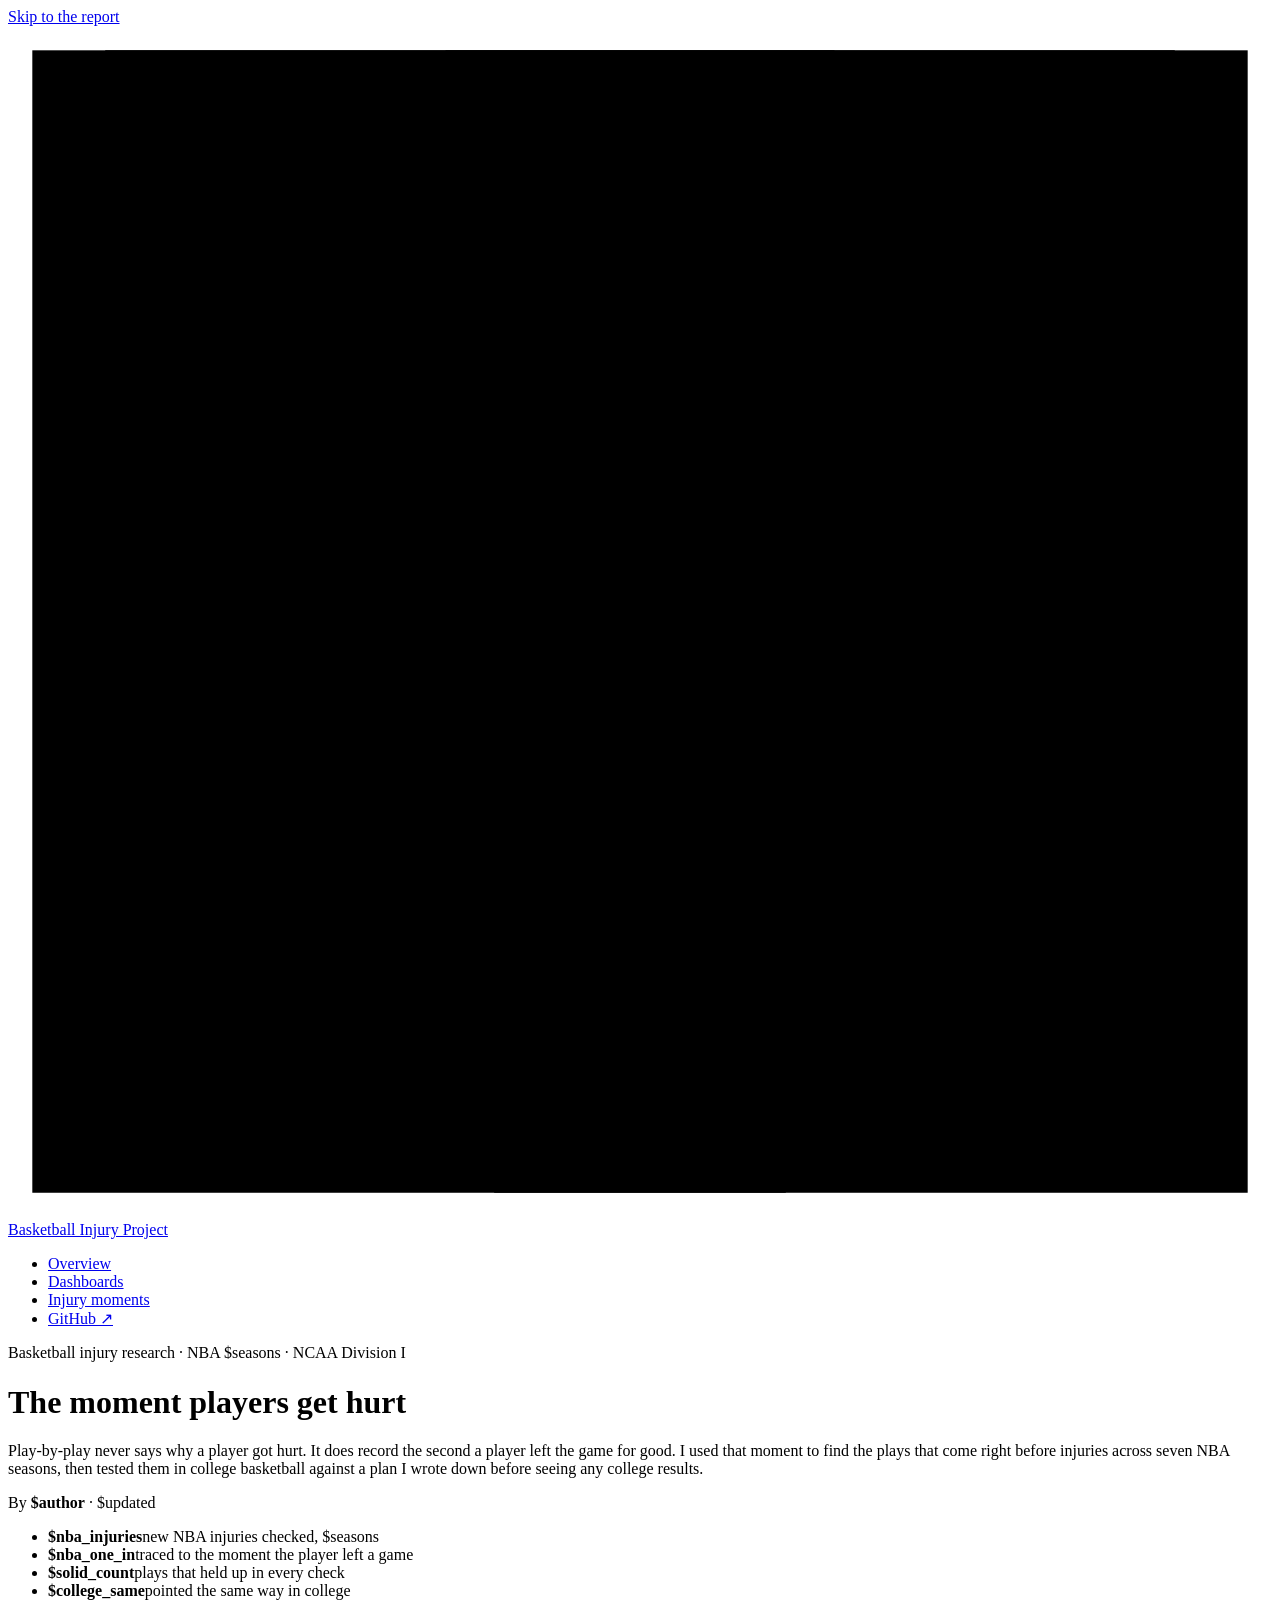
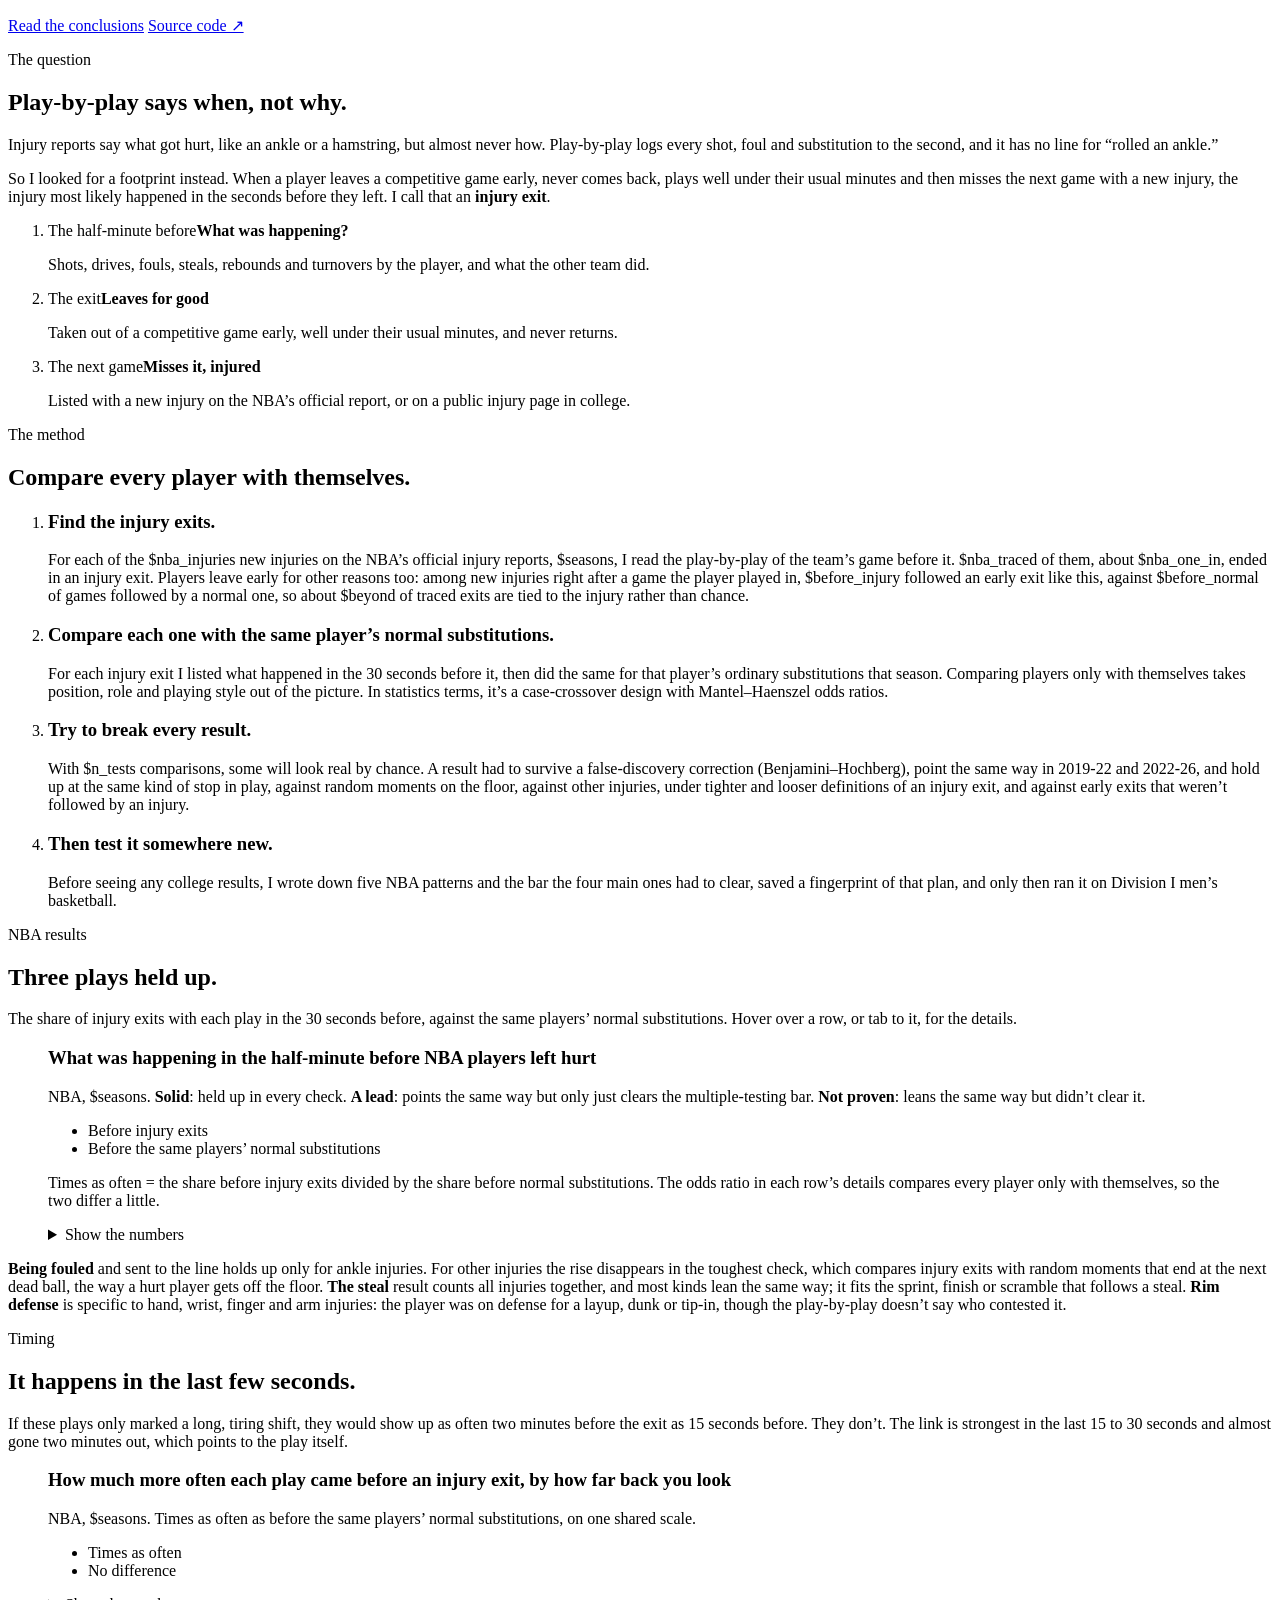
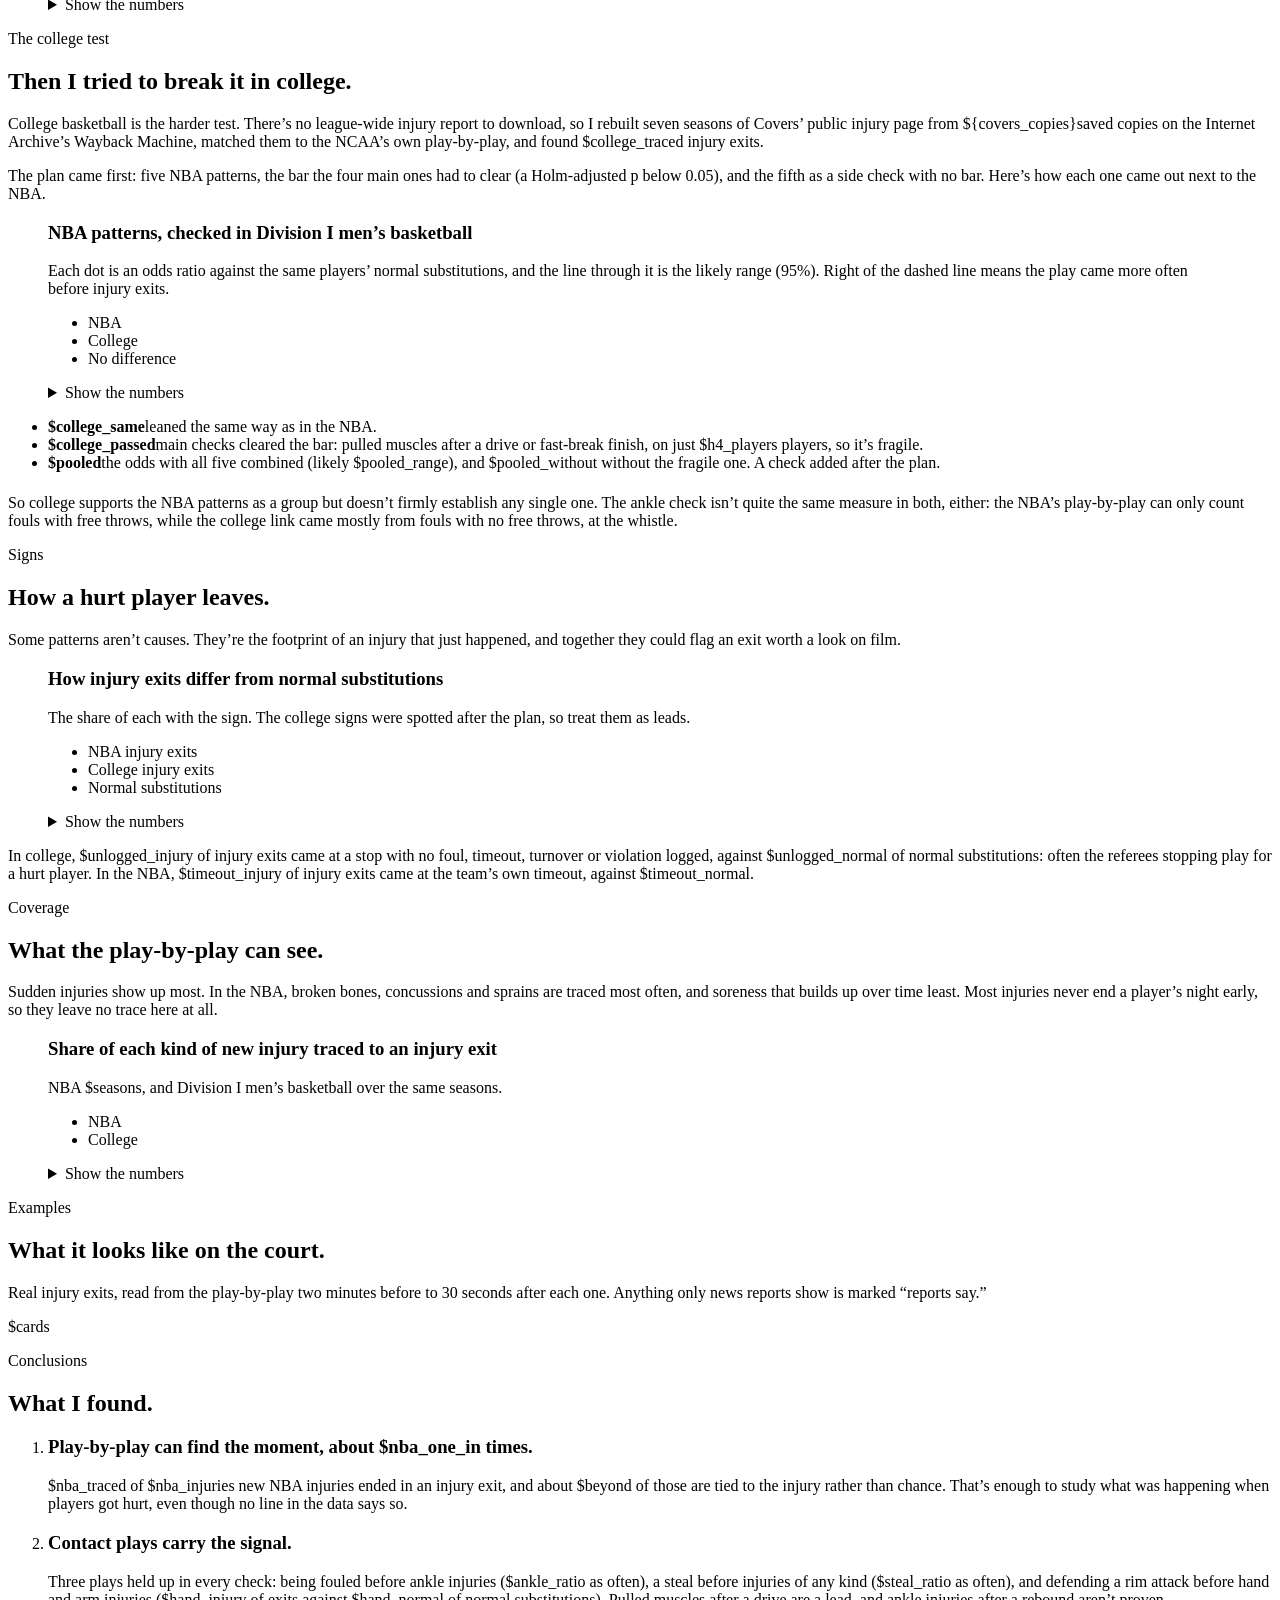
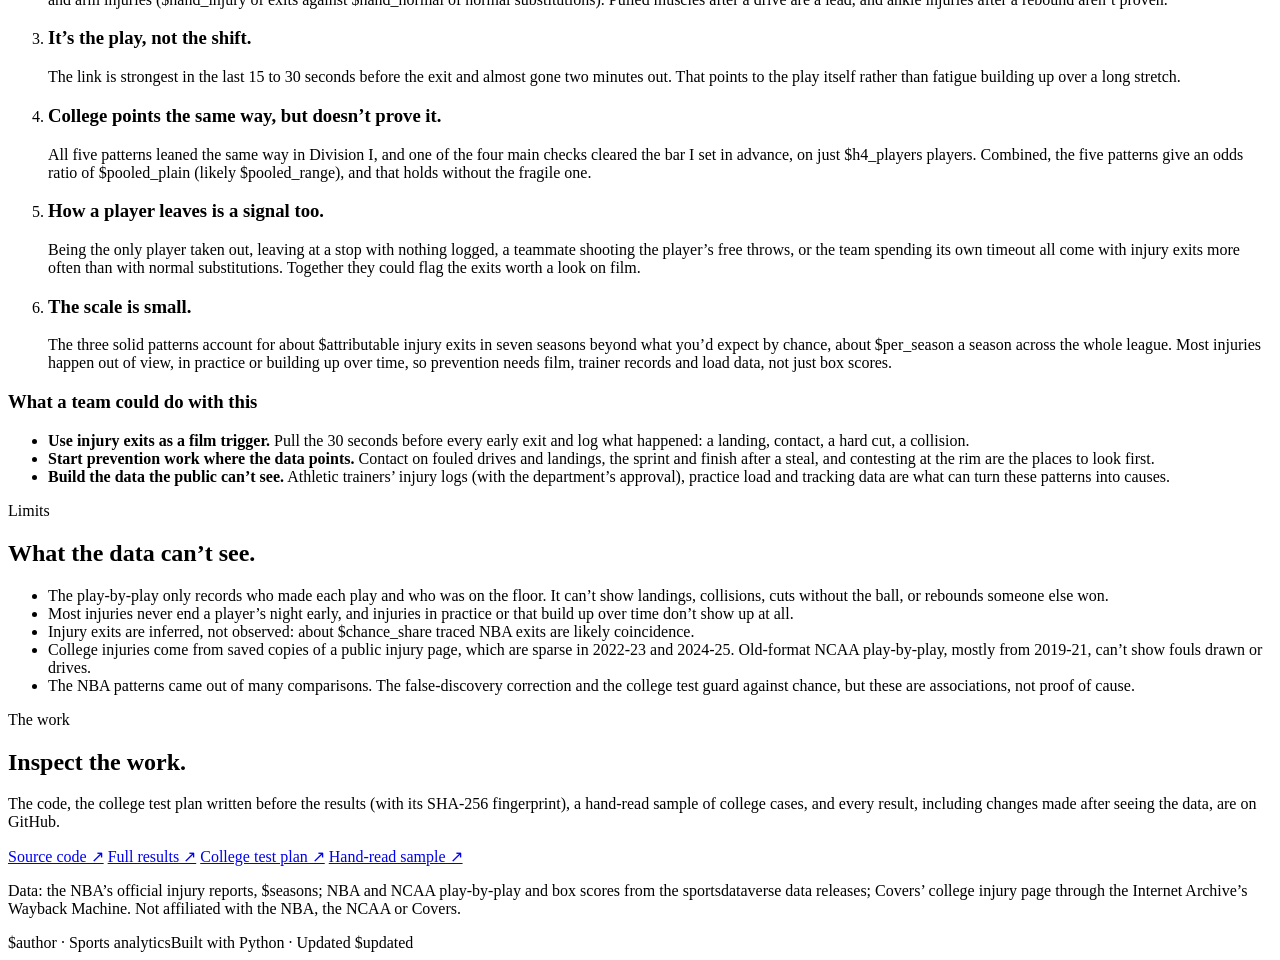
<file: src/injury_risk/site/report.html>
<!doctype html>
<html lang="en">
<head>
<meta charset="utf-8">
<meta name="viewport" content="width=device-width, initial-scale=1">
<title>The moment players get hurt · Basketball injury research</title>
<meta name="description" content="$description">
<meta name="author" content="$author">
<meta property="og:type" content="article">
<meta property="og:title" content="The moment players get hurt">
<meta property="og:description" content="$description">
<meta property="og:url" content="$page_url">
<meta property="og:image" content="${site_url}assets/social-card.png">
<meta property="og:image:width" content="2400">
<meta property="og:image:height" content="1260">
<meta name="twitter:card" content="summary_large_image">
<meta name="theme-color" content="#071b32">
<link rel="icon" href="data:image/svg+xml,%3Csvg xmlns='http://www.w3.org/2000/svg' viewBox='0 0 64 64'%3E%3Ccircle cx='32' cy='32' r='29' fill='%23ffd200'/%3E%3Cg fill='none' stroke='%23071b32' stroke-width='3.5'%3E%3Cpath d='M3 32h58M32 3v58M12 11c9 8 9 34 0 42M52 11c-9 8-9 34 0 42'/%3E%3C/g%3E%3C/svg%3E">
<link rel="preconnect" href="https://fonts.googleapis.com">
<link rel="preconnect" href="https://fonts.gstatic.com" crossorigin>
<link rel="stylesheet" href="https://fonts.googleapis.com/css2?family=Barlow+Condensed:wght@600;700;800&family=DM+Sans:opsz,wght@9..40,400;9..40,600;9..40,700&display=swap">
<style>
$css
</style>
</head>
<body>
<a class="skip" href="#main">Skip to the report</a>

<header class="hero">
  <svg class="court" viewBox="-10 -10 520 490" aria-hidden="true" focusable="false">
    <rect x="0" y="0" width="500" height="470"/>
    <rect x="170" y="0" width="160" height="190"/>
    <circle cx="250" cy="190" r="60"/>
    <line x1="220" y1="40" x2="280" y2="40"/>
    <circle cx="250" cy="52.5" r="7.5"/>
    <path d="M210 52.5 A40 40 0 0 0 290 52.5"/>
    <path d="M30 0 V140 A237.5 237.5 0 0 0 470 140 V0"/>
    <path d="M190 470 A60 60 0 0 1 310 470"/>
  </svg>
  <nav class="sitebar" aria-label="Basketball Injury Project">
    <a class="home" href="./">Basketball Injury Project</a>
    <ul>
      <li><a href="./">Overview</a></li>
      <li><a href="dashboard.html">Dashboards</a></li>
      <li><a href="moments.html" aria-current="page">Injury moments</a></li>
      <li><a href="$repo_url" target="_blank" rel="noopener">GitHub ↗</a></li>
    </ul>
  </nav>
  <div class="wrap">
    <p class="kicker">Basketball injury research · NBA $seasons · NCAA Division I</p>
    <h1>The moment players get hurt</h1>
    <p class="dek">Play-by-play never says why a player got hurt. It does record the second a player left the game for good. I used that moment to find the plays that come right before injuries across seven NBA seasons, then tested them in college basketball against a plan I wrote down before seeing any college results.</p>
    <p class="byline">By <b>$author</b> · $updated</p>
    <ul class="metrics" aria-label="Headline numbers">
      <li><strong>$nba_injuries</strong><span>new NBA injuries checked, $seasons</span></li>
      <li><strong>$nba_one_in</strong><span>traced to the moment the player left a game</span></li>
      <li><strong>$solid_count</strong><span>plays that held up in every check</span></li>
      <li><strong>$college_same</strong><span>pointed the same way in college</span></li>
    </ul>
    <div class="actions">
      <a class="button primary" href="#conclusions">Read the conclusions</a>
      <a class="button" href="$repo_url" target="_blank" rel="noopener">Source code ↗</a>
    </div>
  </div>
</header>

<main id="main">
  <section id="question" class="wrap">
    <div class="measure">
      <p class="eyebrow">The question</p>
      <h2>Play-by-play says when, not why.</h2>
      <p class="lead">Injury reports say what got hurt, like an ankle or a hamstring, but almost never how. Play-by-play logs every shot, foul and substitution to the second, and it has no line for “rolled an ankle.”</p>
      <p>So I looked for a footprint instead. When a player leaves a competitive game early, never comes back, plays well under their usual minutes and then misses the next game with a new injury, the injury most likely happened in the seconds before they left. I call that an <b>injury exit</b>.</p>
    </div>
    <ol class="flow" aria-label="What an injury exit is">
      <li class="key"><span class="step">The half-minute before</span><strong>What was happening?</strong><p>Shots, drives, fouls, steals, rebounds and turnovers by the player, and what the other team did.</p></li>
      <li><span class="step">The exit</span><strong>Leaves for good</strong><p>Taken out of a competitive game early, well under their usual minutes, and never returns.</p></li>
      <li><span class="step">The next game</span><strong>Misses it, injured</strong><p>Listed with a new injury on the NBA’s official report, or on a public injury page in college.</p></li>
    </ol>
  </section>

  <section id="approach" class="wrap">
    <div class="measure">
      <p class="eyebrow">The method</p>
      <h2>Compare every player with themselves.</h2>
    </div>
    <ol class="steps">
      <li><h3>Find the injury exits.</h3><p>For each of the $nba_injuries new injuries on the NBA’s official injury reports, $seasons, I read the play-by-play of the team’s game before it. $nba_traced of them, about $nba_one_in, ended in an injury exit. Players leave early for other reasons too: among new injuries right after a game the player played in, $before_injury followed an early exit like this, against $before_normal of games followed by a normal one, so about $beyond of traced exits are tied to the injury rather than chance.</p></li>
      <li><h3>Compare each one with the same player’s normal substitutions.</h3><p>For each injury exit I listed what happened in the 30 seconds before it, then did the same for that player’s ordinary substitutions that season. Comparing players only with themselves takes position, role and playing style out of the picture. In statistics terms, it’s a case-crossover design with Mantel–Haenszel odds ratios.</p></li>
      <li><h3>Try to break every result.</h3><p>With $n_tests comparisons, some will look real by chance. A result had to survive a false-discovery correction (Benjamini–Hochberg), point the same way in 2019-22 and 2022-26, and hold up at the same kind of stop in play, against random moments on the floor, against other injuries, under tighter and looser definitions of an injury exit, and against early exits that weren’t followed by an injury.</p></li>
      <li><h3>Then test it somewhere new.</h3><p>Before seeing any college results, I wrote down five NBA patterns and the bar the four main ones had to clear, saved a fingerprint of that plan, and only then ran it on Division I men’s basketball.</p></li>
    </ol>
  </section>

  <section id="nba" class="wrap">
    <div class="measure">
      <p class="eyebrow">NBA results</p>
      <h2>Three plays held up.</h2>
      <p>The share of injury exits with each play in the 30 seconds before, against the same players’ normal substitutions. Hover over a row, or tab to it, for the details.</p>
    </div>
    <figure class="figure" aria-labelledby="fig-nba-title">
      <h3 id="fig-nba-title">What was happening in the half-minute before NBA players left hurt</h3>
      <p class="sub">NBA, $seasons. <b>Solid</b>: held up in every check. <b>A lead</b>: points the same way but only just clears the multiple-testing bar. <b>Not proven</b>: leans the same way but didn’t clear it.</p>
      <ul class="legend"><li><span class="sw" style="background: var(--nba)"></span>Before injury exits</li><li><span class="sw" style="background: var(--normal)"></span>Before the same players’ normal substitutions</li></ul>
      <div class="chart" id="chart-nba"></div>
      <p class="note">Times as often = the share before injury exits divided by the share before normal substitutions. The odds ratio in each row’s details compares every player only with themselves, so the two differ a little.</p>
      <details class="data"><summary>Show the numbers</summary><div class="table-wrap">$table_nba</div></details>
    </figure>
    <div class="measure">
      <p><b>Being fouled</b> and sent to the line holds up only for ankle injuries. For other injuries the rise disappears in the toughest check, which compares injury exits with random moments that end at the next dead ball, the way a hurt player gets off the floor. <b>The steal</b> result counts all injuries together, and most kinds lean the same way; it fits the sprint, finish or scramble that follows a steal. <b>Rim defense</b> is specific to hand, wrist, finger and arm injuries: the player was on defense for a layup, dunk or tip-in, though the play-by-play doesn’t say who contested it.</p>
    </div>
  </section>

  <section id="timing" class="wrap">
    <div class="measure">
      <p class="eyebrow">Timing</p>
      <h2>It happens in the last few seconds.</h2>
      <p>If these plays only marked a long, tiring shift, they would show up as often two minutes before the exit as 15 seconds before. They don’t. The link is strongest in the last 15 to 30 seconds and almost gone two minutes out, which points to the play itself.</p>
    </div>
    <figure class="figure" aria-labelledby="fig-fade-title">
      <h3 id="fig-fade-title">How much more often each play came before an injury exit, by how far back you look</h3>
      <p class="sub">NBA, $seasons. Times as often as before the same players’ normal substitutions, on one shared scale.</p>
      <ul class="legend"><li><span class="sw" style="background: var(--nba)"></span>Times as often</li><li><span class="sw ref"></span>No difference</li></ul>
      <div class="chart fade" id="chart-fade"></div>
      <details class="data"><summary>Show the numbers</summary><div class="table-wrap">$table_fade</div></details>
    </figure>
  </section>

  <section id="college" class="wrap">
    <div class="measure">
      <p class="eyebrow">The college test</p>
      <h2>Then I tried to break it in college.</h2>
      <p>College basketball is the harder test. There’s no league-wide injury report to download, so I rebuilt seven seasons of Covers’ public injury page from ${covers_copies}saved copies on the Internet Archive’s Wayback Machine, matched them to the NCAA’s own play-by-play, and found $college_traced injury exits.</p>
      <p>The plan came first: five NBA patterns, the bar the four main ones had to clear (a Holm-adjusted p below 0.05), and the fifth as a side check with no bar. Here’s how each one came out next to the NBA.</p>
    </div>
    <figure class="figure" aria-labelledby="fig-college-title">
      <h3 id="fig-college-title">NBA patterns, checked in Division I men’s basketball</h3>
      <p class="sub">Each dot is an odds ratio against the same players’ normal substitutions, and the line through it is the likely range (95%). Right of the dashed line means the play came more often before injury exits.</p>
      <ul class="legend"><li><span class="sw dot" style="background: var(--nba)"></span>NBA</li><li><span class="sw dot" style="background: var(--college)"></span>College</li><li><span class="sw ref"></span>No difference</li></ul>
      <div class="chart forest" id="chart-college"></div>
      <details class="data"><summary>Show the numbers</summary><div class="table-wrap">$table_college</div></details>
    </figure>
    <ul class="callouts">
      <li><strong>$college_same</strong><span>leaned the same way as in the NBA.</span></li>
      <li><strong>$college_passed</strong><span>main checks cleared the bar: pulled muscles after a drive or fast-break finish, on just $h4_players players, so it’s fragile.</span></li>
      <li><strong>$pooled</strong><span>the odds with all five combined (likely $pooled_range), and $pooled_without without the fragile one. A check added after the plan.</span></li>
    </ul>
    <div class="measure">
      <p style="margin-top: 22px">So college supports the NBA patterns as a group but doesn’t firmly establish any single one. The ankle check isn’t quite the same measure in both, either: the NBA’s play-by-play can only count fouls with free throws, while the college link came mostly from fouls with no free throws, at the whistle.</p>
    </div>
  </section>

  <section id="signs" class="wrap">
    <div class="measure">
      <p class="eyebrow">Signs</p>
      <h2>How a hurt player leaves.</h2>
      <p>Some patterns aren’t causes. They’re the footprint of an injury that just happened, and together they could flag an exit worth a look on film.</p>
    </div>
    <figure class="figure" aria-labelledby="fig-signs-title">
      <h3 id="fig-signs-title">How injury exits differ from normal substitutions</h3>
      <p class="sub">The share of each with the sign. The college signs were spotted after the plan, so treat them as leads.</p>
      <ul class="legend"><li><span class="sw" style="background: var(--nba)"></span>NBA injury exits</li><li><span class="sw" style="background: var(--college)"></span>College injury exits</li><li><span class="sw" style="background: var(--normal)"></span>Normal substitutions</li></ul>
      <div class="chart" id="chart-signs"></div>
      <details class="data"><summary>Show the numbers</summary><div class="table-wrap">$table_signs</div></details>
    </figure>
    <div class="measure">
      <p>In college, $unlogged_injury of injury exits came at a stop with no foul, timeout, turnover or violation logged, against $unlogged_normal of normal substitutions: often the referees stopping play for a hurt player. In the NBA, $timeout_injury of injury exits came at the team’s own timeout, against $timeout_normal.</p>
    </div>
  </section>

  <section id="coverage" class="wrap">
    <div class="measure">
      <p class="eyebrow">Coverage</p>
      <h2>What the play-by-play can see.</h2>
      <p>Sudden injuries show up most. In the NBA, broken bones, concussions and sprains are traced most often, and soreness that builds up over time least. Most injuries never end a player’s night early, so they leave no trace here at all.</p>
    </div>
    <figure class="figure" aria-labelledby="fig-traced-title">
      <h3 id="fig-traced-title">Share of each kind of new injury traced to an injury exit</h3>
      <p class="sub">NBA $seasons, and Division I men’s basketball over the same seasons.</p>
      <ul class="legend"><li><span class="sw" style="background: var(--nba)"></span>NBA</li><li><span class="sw" style="background: var(--college)"></span>College</li></ul>
      <div class="chart" id="chart-traced"></div>
      <details class="data"><summary>Show the numbers</summary><div class="table-wrap">$table_traced</div></details>
    </figure>
  </section>

  <section id="examples" class="wrap">
    <div class="measure">
      <p class="eyebrow">Examples</p>
      <h2>What it looks like on the court.</h2>
      <p>Real injury exits, read from the play-by-play two minutes before to 30 seconds after each one. Anything only news reports show is marked “reports say.”</p>
    </div>
    <div class="cards">
$cards
    </div>
  </section>

  <section id="conclusions" class="wrap">
    <div class="measure">
      <p class="eyebrow">Conclusions</p>
      <h2>What I found.</h2>
    </div>
    <ol class="conclusions">
      <li><h3>Play-by-play can find the moment, about $nba_one_in times.</h3><p>$nba_traced of $nba_injuries new NBA injuries ended in an injury exit, and about $beyond of those are tied to the injury rather than chance. That’s enough to study what was happening when players got hurt, even though no line in the data says so.</p></li>
      <li><h3>Contact plays carry the signal.</h3><p>Three plays held up in every check: being fouled before ankle injuries ($ankle_ratio as often), a steal before injuries of any kind ($steal_ratio as often), and defending a rim attack before hand and arm injuries ($hand_injury of exits against $hand_normal of normal substitutions). Pulled muscles after a drive are a lead, and ankle injuries after a rebound aren’t proven.</p></li>
      <li><h3>It’s the play, not the shift.</h3><p>The link is strongest in the last 15 to 30 seconds before the exit and almost gone two minutes out. That points to the play itself rather than fatigue building up over a long stretch.</p></li>
      <li><h3>College points the same way, but doesn’t prove it.</h3><p>All five patterns leaned the same way in Division I, and one of the four main checks cleared the bar I set in advance, on just $h4_players players. Combined, the five patterns give an odds ratio of $pooled_plain (likely $pooled_range), and that holds without the fragile one.</p></li>
      <li><h3>How a player leaves is a signal too.</h3><p>Being the only player taken out, leaving at a stop with nothing logged, a teammate shooting the player’s free throws, or the team spending its own timeout all come with injury exits more often than with normal substitutions. Together they could flag the exits worth a look on film.</p></li>
      <li><h3>The scale is small.</h3><p>The three solid patterns account for about $attributable injury exits in seven seasons beyond what you’d expect by chance, about $per_season a season across the whole league. Most injuries happen out of view, in practice or building up over time, so prevention needs film, trainer records and load data, not just box scores.</p></li>
    </ol>
    <div class="todo">
      <h3>What a team could do with this</h3>
      <ul>
        <li><b>Use injury exits as a film trigger.</b> Pull the 30 seconds before every early exit and log what happened: a landing, contact, a hard cut, a collision.</li>
        <li><b>Start prevention work where the data points.</b> Contact on fouled drives and landings, the sprint and finish after a steal, and contesting at the rim are the places to look first.</li>
        <li><b>Build the data the public can’t see.</b> Athletic trainers’ injury logs (with the department’s approval), practice load and tracking data are what can turn these patterns into causes.</li>
      </ul>
    </div>
  </section>

  <section id="limits" class="wrap">
    <div class="measure">
      <p class="eyebrow">Limits</p>
      <h2>What the data can’t see.</h2>
      <ul class="limits">
        <li>The play-by-play only records who made each play and who was on the floor. It can’t show landings, collisions, cuts without the ball, or rebounds someone else won.</li>
        <li>Most injuries never end a player’s night early, and injuries in practice or that build up over time don’t show up at all.</li>
        <li>Injury exits are inferred, not observed: about $chance_share traced NBA exits are likely coincidence.</li>
        <li>College injuries come from saved copies of a public injury page, which are sparse in 2022-23 and 2024-25. Old-format NCAA play-by-play, mostly from 2019-21, can’t show fouls drawn or drives.</li>
        <li>The NBA patterns came out of many comparisons. The false-discovery correction and the college test guard against chance, but these are associations, not proof of cause.</li>
      </ul>
    </div>
  </section>

  <section id="work" class="wrap">
    <div class="measure">
      <p class="eyebrow">The work</p>
      <h2>Inspect the work.</h2>
      <p>The code, the college test plan written before the results (with its SHA-256 fingerprint), a hand-read sample of college cases, and every result, including changes made after seeing the data, are on GitHub.</p>
      <div class="links">
        <a class="button dark" href="$repo_url" target="_blank" rel="noopener">Source code ↗</a>
        <a class="button dark" href="$repo_url/blob/HEAD/README.md" target="_blank" rel="noopener">Full results ↗</a>
        <a class="button dark" href="$repo_url/blob/HEAD/docs/ncaa_moments_plan.md" target="_blank" rel="noopener">College test plan ↗</a>
        <a class="button dark" href="$repo_url/blob/HEAD/docs/ncaa_moments_hand_read.md" target="_blank" rel="noopener">Hand-read sample ↗</a>
      </div>
      <p class="credits">Data: the NBA’s official injury reports, $seasons; NBA and NCAA play-by-play and box scores from the sportsdataverse data releases; Covers’ college injury page through the Internet Archive’s Wayback Machine. Not affiliated with the NBA, the NCAA or Covers.</p>
    </div>
  </section>
</main>

<footer>
  <div class="wrap"><span>$author · Sports analytics</span><span>Built with Python · Updated $updated</span></div>
</footer>

<script type="application/json" id="report-data">$data</script>
<script>
$js
</script>
</body>
</html>
</file>
<file: docs/assets/site.css>
/* Basketball Injury Project: the tokens every page shares, and the overview's styles (index.html).
   Brand: Midnight Blue and Rocket Gold, Barlow Condensed for display, DM Sans for text and a monospace for small labels,
   as on the portfolio (bryanhkwan.github.io/portfolio). The dashboards follow the reader's light or dark setting; the
   overview is always dark, like the portfolio: a near-black navy ground, navy panels, gold for actions and highlights,
   one blue for data. The dashboards' styles are in app.css. */

:root {
  color-scheme: light;
  /* brand */
  --navy: #071b32;
  --gold: #ffd200;
  --display: "Barlow Condensed", "Arial Narrow", "Segoe UI", sans-serif;
  --text: "DM Sans", "Segoe UI", system-ui, -apple-system, sans-serif;
  --mono: Consolas, "SFMono-Regular", ui-monospace, monospace;
  /* page */
  --paper: #ffffff;
  --tone: #eef2f6;
  --tone-2: #e1e8ef;
  --ink: #12263b;
  --ink-soft: #4d5b6a;
  --gold-ink: #806200;      /* gold as text on paper */
  --block: var(--navy);
  --field: var(--navy);
  --on-field: #f4f7fb;
  --on-field-soft: #b4c5da;
  /* app */
  --frame: #eef2f6;
  --surface: #ffffff;
  --raised: #f5f7fa;
  --active: #dfe6ee;
  --border: #e1e7ee;
  --rule: #edf1f5;
  --control: #c9d2dc;
  --muted: #53616f;
  --faint: #5c6876;
  --primary: var(--navy);
  --primary-ink: #ffffff;
  --positive: #247b50;
  --negative: #c4242a;
  --pill-negative-bg: #fdecea; --pill-negative-ink: #8a1c17;
  --pill-positive-bg: #dcfae5; --pill-positive-ink: #04250e;
  --pill-neutral-bg: #eef1f5; --pill-neutral-ink: #3d4a58;
  /* charts (charts.js reads these) */
  --chart-1: #2a78d6;       /* NBA blue: the main series on every chart */
  --chart-2: #8db6ea;
  --chart-3: #b07a00;
  --chart-college: #d99a00;   /* college results: gold, darkened to read on white */
  --chart-muted: #c3ccd6;
  --chart-mark: var(--ink);
  --chart-span: 0.06;
  --grid: #e6ebf0;
  --axis-ink: #5c6876;
  --surface-ink: var(--ink);
  /* layout */
  --ease-out: cubic-bezier(0.22, 1, 0.36, 1);
}
@media (prefers-color-scheme: dark) {
  :root:not([data-theme="light"]) {
    color-scheme: dark;
    --paper: #071b32;
    --tone: #0d2744;
    --tone-2: #143252;
    --ink: #f4f7fb;
    --ink-soft: #b4c5da;
    --gold-ink: #ffd200;
    --block: #030d1b;
    --field: #030d1b;
    --frame: #051426;
    --surface: #0a1f38;
    --raised: #0e2642;
    --active: #173556;
    --border: #1b3556;
    --rule: #142c49;
    --control: #2f4f75;
    --muted: #a9bad0;
    --faint: #9aaec7;
    --primary: var(--gold);
    --primary-ink: var(--navy);
    --positive: #3fc07a;
    --negative: #ff7b72;
    --pill-negative-bg: #3a1720; --pill-negative-ink: #ffb4ad;
    --pill-positive-bg: #12301f; --pill-positive-ink: #7fe0a6;
    --pill-neutral-bg: #143252; --pill-neutral-ink: #d4deea;
    --chart-1: #3987e5;
    --chart-2: #2a5d9c;
    --chart-3: #e0a300;
    --chart-college: #ffd200;
    --chart-muted: #3a5373;
    --grid: #17304e;
    --axis-ink: #9aaec7;
    --chart-span: 0.12;
  }
}
:root[data-theme="dark"] { color-scheme: dark; }

/* ---------- base ---------- */
*, *::before, *::after { box-sizing: border-box; }
html { -webkit-text-size-adjust: 100%; text-size-adjust: 100%; }
body { margin: 0; background: var(--paper); color: var(--ink); font: 400 16px/1.65 var(--text); -webkit-font-smoothing: antialiased; }
h1, h2, h3, h4, p, figure, ul, ol, dl, dd { margin: 0; }
ul[class], ol[class] { padding: 0; list-style: none; }
img, svg, video { display: block; max-width: 100%; }
button, input, select { font: inherit; color: inherit; }
h2, h3 { text-wrap: balance; }
a, button, select, input, summary { touch-action: manipulation; }
html { -webkit-tap-highlight-color: rgba(7, 27, 50, 0.08); }
a { color: inherit; text-underline-offset: 3px; }
:focus-visible { outline: 2px solid var(--chart-1); outline-offset: 2px; }
.num, table { font-variant-numeric: tabular-nums; }
.sr-only { position: absolute; width: 1px; height: 1px; margin: -1px; overflow: hidden; clip: rect(0 0 0 0); white-space: nowrap; }
.skip { position: absolute; left: -9999px; top: 8px; z-index: 50; padding: 10px 14px; background: var(--gold); color: var(--navy); font-weight: 600; }
.skip:focus { left: 8px; }

/* ======================================================================================================== */
/* the overview: always dark, like the portfolio                                                             */
/* ======================================================================================================== */
.home-html { color-scheme: dark; background: #030b1a; scroll-behavior: smooth; scroll-padding-top: 80px; }
.home {
  --paper: #030b1a;
  --paper-2: #061428;       /* the alternate sections */
  --panel: #0a1a30;
  --panel-2: #0c1e36;
  --line: #1a2c43;
  --line-strong: #2d4a6b;
  --ink: #f4f7fb;
  --ink-2: #c0cee0;
  --ink-3: #99abc4;
  --ice: #85bfff;
  --hurt: #ff8a80;
  /* what the shared pieces and charts read */
  --surface: var(--panel-2);
  --raised: #0f2440;
  --border: var(--line);
  --rule: #152a44;
  --control: var(--line-strong);
  --muted: var(--ink-3);
  --faint: #8fa3bd;
  --negative: #ff7b72;
  --chart-1: #3987e5;
  --chart-college: var(--gold);
  --chart-muted: #3a5373;
  --grid: #17304e;
  --axis-ink: var(--ink-3);
  --chart-span: 0.12;
  --pad: clamp(18px, 4vw, 40px);
  background: var(--paper);
  color: var(--ink);
  -webkit-tap-highlight-color: rgba(255, 255, 255, 0.08);
}
.home :focus-visible { outline-color: var(--gold); }
.wrap { width: min(1200px, 100% - 2 * var(--pad)); margin-inline: auto; }
.gold { color: var(--gold); }
.nowrap { white-space: nowrap; }
.kicker { font: 600 13px/1.4 var(--mono); letter-spacing: 0.14em; text-transform: uppercase; color: var(--gold); }

/* buttons: one shape, square-cornered like the portfolio's */
.button { display: inline-flex; align-items: center; justify-content: center; gap: 10px; height: 52px; padding: 0 24px; border: 1px solid transparent; border-radius: 4px; font-weight: 700; font-size: 16px; text-decoration: none; white-space: nowrap; cursor: pointer; transition: background-color 160ms ease, border-color 160ms ease, transform 160ms var(--ease-out); }
.button span { transition: transform 200ms var(--ease-out); }
.button:hover span { transform: translateX(3px); }
.button:active { transform: translateY(1px); }
.button.gold { background: var(--gold); color: #091428; }
.button.gold:hover { background: #ffe15c; }
.button.line { border-color: var(--line-strong); color: var(--ink); }
.button.line:hover { border-color: var(--ice); background: rgba(133, 191, 255, 0.06); }
.button.small { height: 40px; padding: 0 16px; font-size: 14px; }
.text-link { display: inline-flex; align-items: center; gap: 8px; margin-top: 24px; color: var(--gold); font-weight: 700; text-decoration: none; }
.text-link span { transition: transform 200ms var(--ease-out); }
.text-link:hover { text-decoration: underline; text-underline-offset: 4px; }
.text-link:hover span { transform: translateX(3px); }

/* ---------- the bar across the top ---------- */
.nav { position: fixed; inset: 0 0 auto 0; z-index: 30; border-bottom: 1px solid transparent; transition: background-color 250ms ease, border-color 250ms ease; }
.nav.scrolled { background: rgba(3, 11, 26, 0.94); border-bottom-color: var(--line); }
.nav-in { display: flex; align-items: center; gap: 28px; height: 72px; }
.brand { display: inline-flex; align-items: center; gap: 12px; color: var(--ink); text-decoration: none; font: 700 19px/1 var(--display); letter-spacing: 0.06em; text-transform: uppercase; }
.brand svg { width: 30px; height: 30px; flex: none; transition: transform 400ms var(--ease-out); }
.brand:hover svg { transform: rotate(-35deg); }
.nav nav { margin-left: auto; }
.nav-links { display: flex; gap: 28px; font-size: 14px; }
.nav-links a { color: var(--ink-2); text-decoration: none; transition: color 150ms ease; }
.nav-links a:hover { color: var(--ink); }

/* ---------- hero ---------- */
.hero { position: relative; isolation: isolate; overflow: hidden; display: flex; align-items: center; min-height: max(100svh, 760px); padding: 120px 0 88px;
  background: radial-gradient(1100px 680px at 80% 8%, #10305a 0%, rgba(16, 48, 90, 0) 62%), radial-gradient(900px 500px at 10% 100%, #0b2240 0%, rgba(11, 34, 64, 0) 70%), var(--paper); }
.hero-in { display: grid; grid-template-columns: minmax(0, 1.05fr) minmax(0, 1fr); gap: clamp(36px, 5vw, 72px); align-items: center; }
.hero h1 { margin-top: 18px; font: 800 clamp(64px, 8.4vw, 136px)/0.86 var(--display); text-transform: uppercase; letter-spacing: 0.004em; }
.hero h1 .gold { display: block; }
.home .lead { margin-top: 26px; max-width: 34em; font-size: 20px; line-height: 1.62; color: var(--ink-2); }
.home .lead strong { color: var(--ink); font-weight: 700; }
.cta-row { display: flex; flex-wrap: wrap; gap: 12px; margin-top: 34px; }
.hero-stats { display: grid; grid-template-columns: repeat(4, minmax(0, 1fr)); margin-top: 48px; border-top: 1px solid var(--line); }
.hero-stats div { display: flex; flex-direction: column-reverse; justify-content: flex-end; padding: 20px 16px 0 0; }
.hero-stats div + div { padding-left: 16px; border-left: 1px solid var(--line); }
.hero-stats dd { font: 700 clamp(30px, 2.7vw, 40px)/1 var(--display); letter-spacing: 0.01em; }
.hero-stats dt { margin-top: 8px; font-size: 13px; line-height: 1.35; color: var(--ink-3); }

/* the court floor: the arena's lines drawn in ice blue, receding behind the hero */
.court-floor { position: absolute; z-index: -1; inset: auto 0 0 0; height: 58%; overflow: hidden; pointer-events: none; perspective: 700px; perspective-origin: 50% 0%;
  -webkit-mask-image: linear-gradient(to top, #000 30%, rgba(0, 0, 0, 0.4) 70%, transparent 100%); mask-image: linear-gradient(to top, #000 30%, rgba(0, 0, 0, 0.4) 70%, transparent 100%); }
.court { position: absolute; left: 50%; bottom: -14%; width: min(1500px, 140vw); height: auto; transform: translateX(-50%) rotateX(68deg); transform-origin: 50% 100%; overflow: visible; filter: drop-shadow(0 0 5px rgba(133, 191, 255, 0.45)); }
.court rect, .court circle, .court path { fill: none; stroke: var(--ice); stroke-width: 1.6; vector-effect: non-scaling-stroke; opacity: 0.55; }
.court .rim { opacity: 0.8; }

/* the live risk board */
.hero-visual { position: relative; }
.hero-visual::before { content: ""; position: absolute; inset: 8% -6% -4% 6%; z-index: -1; border-radius: 40px; background: rgba(57, 135, 229, 0.18); filter: blur(60px); }
.board-card { position: relative; overflow: hidden; background: var(--panel-2); border: 1px solid var(--line-strong); border-radius: 18px; box-shadow: 0 40px 90px rgba(0, 0, 0, 0.5); }
.bc-head { display: flex; align-items: flex-start; justify-content: space-between; gap: 12px; padding: 18px 20px 16px; border-bottom: 1px solid var(--line); }
.bc-kicker { display: flex; align-items: center; gap: 9px; font: 600 13px/1.2 var(--mono); letter-spacing: 0.1em; text-transform: uppercase; color: var(--ice); }
.live-dot { width: 8px; height: 8px; flex: none; border-radius: 50%; background: var(--gold); box-shadow: 0 0 0 4px rgba(255, 210, 0, 0.16); }
.bc-date { margin-top: 9px; font-size: 18px; font-weight: 600; line-height: 1.25; color: var(--ink); }
.bc-step { display: flex; align-items: center; gap: 6px; flex: none; }
.bc-step .step { width: 36px; height: 36px; display: grid; place-items: center; border: 1px solid var(--line-strong); border-radius: 8px; background: transparent; color: var(--ink); font-size: 18px; line-height: 1; cursor: pointer; transition: background-color 150ms ease, border-color 150ms ease; }
.bc-step .step:hover:not(:disabled) { border-color: var(--ice); background: rgba(133, 191, 255, 0.08); }
.bc-step .step:disabled { opacity: 0.4; cursor: default; }
.bc-step select { height: 36px; max-width: 136px; padding: 0 8px; border: 1px solid var(--line-strong); border-radius: 8px; background: var(--paper-2); color: var(--ink); font-size: 14px; }
.board-card .bc-rows { padding: 4px 20px; }
.bc-row { display: grid; grid-template-columns: 28px minmax(0, 1fr) auto; align-items: center; gap: 14px; padding: 13px 0; border-bottom: 1px solid var(--line); }
.bc-row:last-child { border-bottom: 0; }
.bc-rank { width: 28px; height: 28px; display: grid; place-items: center; border-radius: 50%; background: rgba(255, 255, 255, 0.05); color: var(--ink-3); font-size: 13px; font-weight: 600; }
.bc-row.is-hurt .bc-rank { background: rgba(255, 138, 128, 0.15); color: var(--hurt); }
.bc-who { min-width: 0; }
.bc-who b { display: block; font-size: 16px; font-weight: 600; line-height: 1.3; white-space: nowrap; overflow: hidden; text-overflow: ellipsis; }
.bc-who small { display: block; margin-top: 3px; font-size: 13px; color: var(--ink-3); white-space: nowrap; overflow: hidden; text-overflow: ellipsis; }
.bc-who .out.hurt { color: var(--hurt); }
.bc-chance { display: flex; align-items: center; gap: 12px; }
.bc-bar { width: clamp(56px, 8vw, 104px); height: 6px; overflow: hidden; border-radius: 3px; background: rgba(255, 255, 255, 0.07); }
.bc-bar i { display: block; height: 100%; border-radius: 3px; background: var(--chart-1); }
.bc-chance b { min-width: 3.2ch; text-align: right; font-size: 16px; font-weight: 700; font-variant-numeric: tabular-nums; }
.bc-foot { display: flex; flex-wrap: wrap; align-items: center; justify-content: space-between; gap: 8px 16px; padding: 14px 20px; border-top: 1px solid var(--line); background: rgba(255, 255, 255, 0.02); font-size: 13px; color: var(--ink-2); }
.bc-foot a { color: var(--gold); font-weight: 700; text-decoration: none; }
.bc-foot a:hover { text-decoration: underline; }
.board-card.loading .bc-rows { opacity: 0.5; }

/* ---------- sections ---------- */
.sec { padding: clamp(72px, 8vw, 112px) 0; }
.sec-alt { background: var(--paper-2); border-block: 1px solid var(--line); }
.sec-head { max-width: 780px; margin-bottom: clamp(36px, 4vw, 56px); }
.sec h2, .cta-band h2 { margin-top: 14px; font: 800 clamp(42px, 5.2vw, 76px)/0.92 var(--display); text-transform: uppercase; letter-spacing: 0.004em; }
.sec-lead { margin-top: 18px; max-width: 40em; font-size: 18px; line-height: 1.62; color: var(--ink-2); }
.panel { min-width: 0; padding: clamp(22px, 2.4vw, 30px); background: var(--panel); border: 1px solid var(--line); border-radius: 16px; }
.panel h3 { font-size: 20px; font-weight: 700; line-height: 1.3; }
.panel h4 { font-size: 18px; font-weight: 700; line-height: 1.3; }
.panel-sub { margin-top: 6px; font-size: 14px; line-height: 1.5; color: var(--ink-3); }
.panel-note { margin-top: 18px; font-size: 14px; line-height: 1.6; color: var(--ink-2); }
.panel-note strong { color: var(--ink); }
.panel-row { display: flex; flex-wrap: wrap; align-items: flex-start; justify-content: space-between; gap: 8px 24px; }
.panel-row .text-link { margin-top: 4px; }
.panel .chart { margin-top: 18px; }
.panel .legend { margin-top: 14px; }
.home .chart-tip { background: #0f2440 !important; color: var(--ink) !important; border-color: var(--line-strong) !important; }

/* the record */
.record-grid { display: grid; grid-template-columns: minmax(0, 1.1fr) minmax(0, 1fr); gap: 20px; }
.record-grid .wide { grid-column: 1 / -1; }
.big-figure { font: 800 clamp(104px, 12vw, 176px)/0.82 var(--display); color: var(--gold); letter-spacing: -0.01em; }
.big-caption { margin-top: 14px; max-width: 30em; font-size: 16px; line-height: 1.55; color: var(--ink-2); }
.big-caption strong { color: var(--ink); }
.ladder { margin-top: 34px; display: grid; gap: 18px; }
.ladder li { display: grid; grid-template-columns: minmax(120px, 0.9fr) minmax(0, 1.4fr) 64px; align-items: center; gap: 16px; font-size: 14px; }
.ladder-label { color: var(--ink-2); }
.ladder-bar { height: 12px; overflow: hidden; border-radius: 6px; background: rgba(255, 255, 255, 0.06); }
.ladder-bar i { display: block; width: var(--w); height: 100%; border-radius: 6px; background: #3a5373; transform-origin: left; }
.ladder-bar i.top { background: var(--gold); }
.ladder b { text-align: right; font-size: 18px; font-weight: 700; }

/* the four questions */
.feature { display: grid; grid-template-columns: minmax(0, 0.9fr) minmax(0, 1.1fr); gap: clamp(32px, 5vw, 80px); align-items: center; padding: clamp(40px, 5vw, 64px) 0; }
.feature:last-child { padding-bottom: 0; }
.feature + .feature { border-top: 1px solid var(--line); }
.feature.flip .feature-copy { order: 2; }
.feature-copy h3 { margin-top: 14px; font: 800 clamp(36px, 3.8vw, 56px)/0.94 var(--display); text-transform: uppercase; }
.feature-copy p { margin-top: 18px; color: var(--ink-2); line-height: 1.65; }
.feature-copy p strong { color: var(--ink); }
.feature-copy .fine { font-size: 13px; color: var(--ink-3); }
.ticks { margin-top: 20px; display: grid; gap: 10px; }
.ticks li { position: relative; padding-left: 28px; line-height: 1.5; }
.ticks li::before { content: ""; position: absolute; left: 2px; top: 0.42em; width: 12px; height: 7px; border-left: 2px solid var(--gold); border-bottom: 2px solid var(--gold); transform: rotate(-45deg); }
.chips, .tabs-pills { display: flex; flex-wrap: wrap; gap: 8px; }
.chips { margin-top: 16px; }
.chips button, .tabs-pills button { height: 34px; padding: 0 14px; border: 1px solid var(--line-strong); border-radius: 999px; background: transparent; color: var(--ink-2); font-size: 14px; cursor: pointer; transition: background-color 150ms ease, border-color 150ms ease, color 150ms ease; }
.chips button:hover, .tabs-pills button:hover { color: var(--ink); border-color: var(--ice); }
.chips button[aria-pressed="true"], .tabs-pills button[aria-selected="true"] { background: rgba(133, 191, 255, 0.14); border-color: var(--ice); color: var(--ink); }
.kind-panel[hidden] { display: none; }
.kind-sum { margin-top: 16px; font-size: 13px; color: var(--ink-3); }
.finds { margin-top: 14px; display: grid; gap: 8px; }
.find { display: grid; grid-template-columns: 96px minmax(0, 1fr); align-items: center; gap: 16px; padding: 12px 16px; border: 1px solid var(--line); border-radius: 12px; background: rgba(255, 255, 255, 0.025); }
.find .chip { font: 800 24px/1 var(--display); letter-spacing: 0.01em; color: var(--gold); }
.find.down .chip { font-size: 20px; color: var(--ice); }
.find-what b { display: block; font-weight: 600; line-height: 1.35; }
.find-what small { display: block; margin-top: 2px; font-size: 13px; color: var(--ink-3); }
.feature-visual .pairs { margin-top: 6px; gap: 14px; }
.feature-visual .pair { grid-template-columns: minmax(0, 1fr) minmax(170px, 46%); gap: 6px 18px; }
.feature-visual .pair .label { font-size: 14px; line-height: 1.4; }
.feature-visual .pair .bars i { height: 10px; border-radius: 2px; }
.feature-visual .pair .bars i.cmp { background: var(--chart-muted); }
.feature-visual .pair .label small { font-size: 13px; color: var(--ink-3); }
.legend i.dot.nba { background: var(--chart-1); }
.legend i.dot.college { background: var(--gold); }

/* how it is built */
.steps { display: grid; grid-template-columns: repeat(4, minmax(0, 1fr)); gap: 16px; }
.steps li { padding: 26px 22px 24px; background: var(--panel); border: 1px solid var(--line); border-radius: 16px; }
.step-num { display: block; font: 800 clamp(40px, 3.6vw, 52px)/1 var(--display); letter-spacing: 0.01em; }
.steps b { display: block; margin-top: 14px; font: 600 12.5px/1.2 var(--mono); letter-spacing: 0.16em; text-transform: uppercase; color: var(--gold); }
.steps p { margin-top: 10px; font-size: 14px; line-height: 1.55; color: var(--ink-2); }
.limits { margin-top: 16px; }
.limits ul { margin: 12px 0 0; padding-left: 20px; display: grid; gap: 8px; color: var(--ink-2); }

/* about, the closing band and the footer */
.about-in { display: grid; grid-template-columns: minmax(0, 0.85fr) minmax(0, 1.15fr); gap: clamp(28px, 5vw, 72px); align-items: start; }
.about-copy .sec-lead { margin-top: 26px; }
.cta-band { padding: clamp(88px, 10vw, 136px) 0; text-align: center; border-top: 1px solid var(--line);
  background: radial-gradient(900px 420px at 50% 0%, #10305a 0%, rgba(16, 48, 90, 0) 70%), var(--paper); }
.cta-band h2 { margin-top: 0; }
.cta-band h2 .gold { display: block; }
.cta-band .cta-row { justify-content: center; }
.foot { padding: 40px 0 48px; border-top: 1px solid var(--line); background: #02070f; }
.foot-in { display: grid; grid-template-columns: auto minmax(0, 1fr); align-items: center; gap: 18px 32px; }
.foot .brand { font-size: 17px; }
.foot .brand svg { width: 26px; height: 26px; }
.foot-links { display: flex; flex-wrap: wrap; justify-content: flex-end; gap: 8px 24px; font-size: 14px; }
.foot-links a { color: var(--ink-2); text-decoration: none; }
.foot-links a:hover { color: var(--ink); text-decoration: underline; }
.foot-note { grid-column: 1 / -1; font-size: 13px; line-height: 1.6; color: var(--ink-3); }

/* ---------- motion ---------- */
.js [data-rise] { opacity: 0; transform: translateY(22px); transition: opacity 700ms ease, transform 800ms var(--ease-out); transition-delay: calc(var(--i, 0) * 80ms); }
.js [data-rise].in { opacity: 1; transform: none; }
.js .court rect, .js .court circle, .js .court path { stroke-dasharray: 1; stroke-dashoffset: 1; animation: draw 1.8s var(--ease-out) forwards; animation-delay: calc(var(--d, 0) * 70ms + 150ms); }
@keyframes draw { to { stroke-dashoffset: 0; } }
.js .ladder-bar i { transform: scaleX(0); transition: transform 1s var(--ease-out); transition-delay: calc(var(--i, 0) * 120ms + 150ms); }
.js .ladder.in .ladder-bar i { transform: scaleX(1); }
.live-dot { animation: pulse 2.4s ease-in-out infinite; }
@keyframes pulse { 50% { box-shadow: 0 0 0 7px rgba(255, 210, 0, 0.05); } }
@media (prefers-reduced-motion: reduce) {
  .home-html { scroll-behavior: auto; }
  .js [data-rise], .js .ladder-bar i { opacity: 1; transform: none; transition: none; }
  .js .court rect, .js .court circle, .js .court path { stroke-dasharray: none; stroke-dashoffset: 0; animation: none; }
  .live-dot { animation: none; }
}

/* ---------- tablet and phone ---------- */
@media (max-width: 1080px) {
  .hero { min-height: 0; padding-top: 112px; }
  .hero-in { grid-template-columns: minmax(0, 1fr); }
  .hero-visual { max-width: 640px; }
  .record-grid { grid-template-columns: minmax(0, 1fr); }
  .feature, .about-in { grid-template-columns: minmax(0, 1fr); }
  .feature.flip .feature-copy { order: 0; }
  .steps { grid-template-columns: repeat(2, minmax(0, 1fr)); }
}
@media (max-width: 760px) {
  .nav nav { display: none; }
  .nav-in { justify-content: space-between; height: 64px; }
  .brand { font-size: 16px; }
  .hero { padding: 100px 0 64px; }
  .hero h1 { font-size: clamp(56px, 16vw, 92px); }
  .home .lead { font-size: 18px; }
  .hero-stats { grid-template-columns: repeat(2, minmax(0, 1fr)); }
  .hero-stats div:nth-child(3) { padding-left: 0; border-left: 0; }
  .hero-stats div:nth-child(n + 3) { border-top: 1px solid var(--line); margin-top: 18px; }
  .cta-row .button { flex: 1 1 auto; }
  .bc-head { flex-direction: column; }
  .board-card .bc-rows { padding: 2px 16px; }
  .bc-head, .bc-foot { padding-inline: 16px; }
  .bc-bar { display: none; }
  .bc-who small { white-space: normal; }
  .ladder li { grid-template-columns: minmax(0, 1fr) 60px; gap: 6px 12px; }
  .ladder-bar { grid-column: 1 / -1; grid-row: 2; }
  .find { grid-template-columns: 76px minmax(0, 1fr); padding: 12px; gap: 12px; }
  .steps { grid-template-columns: minmax(0, 1fr); }
  .foot-in { grid-template-columns: minmax(0, 1fr); }
  .foot-links { justify-content: flex-start; }
}

/* the dashboards: shared motion and print rules */
@media (prefers-reduced-motion: reduce) { .app * { transition-duration: 0.01ms !important; } }
@media print {
  .nav, .court-floor, .side, .topbar { display: none; }
  .home, .home-html { background: #ffffff; color: #000000; }
}
</file>
<file: docs/assets/app.css>
/* Basketball Injury Project: the dashboards' styles (dashboard.html), and the pieces of them shown on the overview.
   A navy-tinted frame around a white sheet; quiet 1px borders, row rules and small labels are part of a working screen.
   The tokens (colours, type, spacing) are in site.css, which every page loads first. */
/* ======================================================================================================== */
/* pieces of the dashboards (on the overview and in the app)                                                 */
/* ======================================================================================================== */
.sheet { background: var(--surface); color: var(--ink); border: 1px solid var(--border); border-radius: 16px; font-size: 14px; line-height: 20px; }
.live-sheet { display: flex; flex-direction: column; height: 100%; padding: 16px 18px 14px; }
.sheet-head { display: flex; align-items: flex-start; justify-content: space-between; gap: 12px; }
.sheet-title { font-size: 15px; line-height: 20px; font-weight: 600; }
.sheet-meta { color: var(--muted); font-size: 12px; line-height: 16px; margin-top: 2px; }
.stepper { display: inline-flex; align-items: center; gap: 4px; flex: none; }
.stepper .step { width: 32px; height: 32px; display: grid; place-items: center; border: 1px solid var(--control); border-radius: 6px; background: var(--surface); cursor: pointer; font-size: 18px; line-height: 1; transition: background-color 150ms ease; }
.stepper .step:hover:not(:disabled) { background: var(--raised); }
.stepper .step:disabled { opacity: 0.45; cursor: default; }
.stepper select { height: 32px; max-width: 150px; padding: 0 8px; border: 1px solid var(--control); border-radius: 6px; background: var(--surface); color: var(--ink); font-size: 14px; }
.board-table { width: 100%; border-collapse: collapse; margin-top: 10px; }
.board-table th { height: 30px; padding: 0 8px; font-size: 12px; font-weight: 400; color: var(--muted); text-align: left; border-bottom: 1px solid var(--border); white-space: nowrap; }
.board-table td { padding: 6px 8px; border-bottom: 1px solid var(--rule); vertical-align: middle; }
.board-table tbody tr:last-child td { border-bottom: 0; }
.board-table .n { text-align: right; }
.board-table th:first-child, .board-table td:first-child { padding-left: 0; width: 1.5em; }
.board-table td.rank { color: var(--muted); }
.board-table .who b { display: block; font-weight: 600; white-space: nowrap; overflow: hidden; text-overflow: ellipsis; max-width: 16ch; }
.board-table .sub { display: block; font-size: 12px; line-height: 16px; color: var(--muted); }
.board-table .chance { font-weight: 600; white-space: nowrap; }
.board-table .outcome { min-width: 0; }
.board-table .outcome.none { color: var(--muted); }
.board-table .outcome.hurt { display: flex; align-items: flex-start; gap: 8px; color: var(--ink); }
.board-table .outcome .dot { flex: none; width: 8px; height: 8px; margin-top: 6px; border-radius: 50%; background: var(--negative); }
.board-table .outcome .what { min-width: 0; }
.live-sheet .board-table tbody tr { height: 44px; }
.live-sheet .board-table .outcome .what { display: block; max-width: 24ch; white-space: nowrap; overflow: hidden; text-overflow: ellipsis; }
.sheet-foot { margin-top: auto; padding-top: 10px; display: flex; flex-wrap: wrap; justify-content: space-between; gap: 4px 12px; font-size: 13px; color: var(--muted); }
.sheet-foot a { color: var(--ink); font-weight: 600; }
.js .live-sheet tbody tr { transition: opacity 300ms ease; }
.live-sheet.loading tbody tr { opacity: 0.4; }

/* the overview's sheets: real pieces of each dashboard at true size */
.out-sheet { padding: 22px 24px 28px; }
.out-sheet h3 { font-size: 16px; line-height: 22px; font-weight: 600; }
.out-sheet .sheet-meta { margin-top: 2px; }
.out-sheet .chart { margin-top: 16px; }
.out-sheet .finding { margin-top: 14px; padding-top: 12px; border-top: 1px solid var(--rule); font-size: 13px; line-height: 18px; color: var(--muted); }
.out-sheet .finding b { color: var(--ink); font-weight: 600; }
.mini-kpis { display: grid; grid-template-columns: repeat(3, minmax(0, 1fr)); margin-top: 16px; border: 1px solid var(--border); border-radius: 10px; }
.mini-kpis div { padding: 10px 12px; }
.mini-kpis div + div { border-left: 1px solid var(--border); }
.mini-kpis span { display: block; font-size: 12px; line-height: 16px; color: var(--muted); }
.mini-kpis b { display: block; margin-top: 2px; font-size: 22px; line-height: 28px; font-weight: 500; font-variant-numeric: tabular-nums; }
.mini-kpis small { font-size: 13px; color: var(--muted); font-weight: 400; }

/* the season's record: every night of 2025-26 as one column */
.record-strip { display: grid; grid-auto-flow: column; grid-auto-columns: minmax(0, 1fr); align-items: end; gap: 1px; height: 96px; }
.record-strip button { height: 100%; padding: 0; border: 0; background: none; display: flex; align-items: flex-end; cursor: pointer; }
.record-strip button span { display: block; width: 100%; background: var(--chart-muted); }
.record-strip button.hit span { background: var(--chart-1); }
.record-strip button[aria-pressed="true"] span { background: var(--ink); }
.record-strip button:focus-visible { outline-offset: 0; }
.strip-axis { display: flex; justify-content: space-between; margin-top: 6px; font-size: 12px; line-height: 16px; color: var(--axis-ink); }

/* dot rows: a ratio with its likely range on a shared log scale */
.dots { display: grid; gap: 0; }
.dot-row { display: grid; grid-template-columns: minmax(0, 1fr) var(--track, 132px) 64px; align-items: center; gap: 10px; min-height: 34px; border-bottom: 1px solid var(--rule); }
.dot-row:last-child { border-bottom: 0; }
.dot-row .label { font-size: 13px; line-height: 17px; }
.dot-row .label small { display: block; font-size: 12px; color: var(--muted); }
.dot-row .track { position: relative; height: 16px; }
.dot-row .track .one { position: absolute; left: var(--one); top: 0; bottom: 0; width: 1px; background: var(--axis-ink); opacity: 0.5; }
.dot-row .track .range { position: absolute; top: 7px; height: 2px; left: var(--lo); width: calc(var(--hi) - var(--lo)); background: var(--chart-muted); }
.dot-row .track .dot { position: absolute; top: 3px; left: var(--x); width: 10px; height: 10px; margin-left: -5px; border-radius: 50%; background: var(--chart-1); }
.dot-row.down .track .dot { background: var(--surface); border: 2px solid var(--chart-1); }
.dot-row.none .track .dot { background: var(--chart-muted); }
.dot-row .val { text-align: right; font-size: 13px; font-weight: 600; font-variant-numeric: tabular-nums; white-space: nowrap; }
.dot-row.none .val { color: var(--muted); font-weight: 400; }
.dot-scale { display: grid; grid-template-columns: minmax(0, 1fr) var(--track, 132px) 64px; gap: 10px; margin-top: 4px; font-size: 12px; line-height: 16px; color: var(--axis-ink); }
.dot-scale span:nth-child(2) { position: relative; height: 16px; }
.dot-scale i { position: absolute; top: 0; transform: translateX(-50%); font-style: normal; white-space: nowrap; }

/* pair bars: two shares side by side, the main one in the data hue */
.pairs { display: grid; gap: 10px; }
.pair { display: grid; grid-template-columns: minmax(0, 1fr) 160px; gap: 4px 12px; align-items: center; }
.pair .label { font-size: 13px; line-height: 17px; }
.pairs-stacked .pair { grid-template-columns: minmax(0, 1fr); }
.pair .bars { display: grid; gap: 3px; }
.pair .bars span { display: flex; align-items: center; gap: 6px; font-size: 12px; line-height: 14px; color: var(--muted); font-variant-numeric: tabular-nums; }
.pair .bars i { display: block; height: 8px; background: var(--chart-1); }
.pair .bars span + span i { background: var(--chart-muted); }
.legend { display: flex; flex-wrap: wrap; gap: 4px 14px; font-size: 12px; line-height: 16px; color: var(--muted); }
.legend span { display: inline-flex; align-items: center; gap: 6px; }
.legend i { display: inline-block; width: 12px; height: 8px; background: var(--chart-1); }
.legend i.muted { background: var(--chart-muted); }
.legend i.dot { width: 10px; height: 10px; border-radius: 50%; }
.legend i.dot.muted { background: var(--chart-muted); }
.legend i.ring { width: 10px; height: 10px; border-radius: 50%; background: var(--surface); border: 2px solid var(--chart-1); }
.legend i.ink { background: var(--ink); }
.legend i.hurt { width: 8px; height: 8px; border-radius: 50%; background: var(--negative); }
.legend i.dot.nba { background: var(--chart-1); }
.legend i.dot.college { background: var(--chart-college); }
.legend i.college { background: var(--chart-college); }
.pair .bars i.college { background: var(--chart-college); }

/* two leagues on one log scale: the NBA's estimate in blue above, college's in gold below, each with its range */
.vs { display: grid; gap: 2px; }
.vs-row { display: grid; grid-template-columns: minmax(0, 1fr) minmax(150px, 1.15fr); align-items: center; gap: 16px; padding: 9px 0; border-bottom: 1px solid var(--rule); }
.vs-row:last-child { border-bottom: 0; }
.vs-label b { display: block; font-size: 14px; font-weight: 600; line-height: 1.35; }
.vs-label small { display: block; margin-top: 2px; font-size: 12px; line-height: 16px; color: var(--muted); }
.vs-track { position: relative; height: 34px; }
.vs-track .one { position: absolute; left: var(--one); top: 0; bottom: 0; width: 1px; background: var(--control); }
.vs-track .rng { position: absolute; height: 2px; left: var(--lo); width: calc(var(--hi) - var(--lo)); border-radius: 1px; }
.vs-track .dot { position: absolute; left: var(--x); width: 11px; height: 11px; margin: -5.5px 0 0 -5.5px; border-radius: 50%; }
.vs-track .nba { top: 10px; } .vs-track .col { top: 24px; }
.vs-track .nba.rng { background: var(--chart-1); opacity: 0.55; } .vs-track .nba.dot { background: var(--chart-1); }
.vs-track .col.rng { background: var(--chart-college); opacity: 0.55; } .vs-track .col.dot { background: var(--chart-college); }
.vs-axis { padding: 4px 0 0; }
.vs-axis .vs-track { height: 16px; }
.vs-axis i { position: absolute; top: 0; transform: translateX(-50%); font-style: normal; font-size: 12px; line-height: 16px; color: var(--axis-ink); white-space: nowrap; }
.legend i.marker { width: 1px; height: 14px; background: var(--axis-ink); opacity: 0.6; }
.legend i.hurt-bar { background: var(--negative); }

/* a player's seasons: games played, then games missed hurt, on one scale */
.seasons { display: grid; gap: 8px; }
.season-row { display: grid; grid-template-columns: 56px minmax(0, 1fr) 60px; align-items: center; gap: 10px; font-size: 13px; line-height: 18px; }
.season-row .label { color: var(--muted); font-variant-numeric: tabular-nums; }
.season-bar { display: flex; gap: 2px; height: 10px; }
.season-bar i { display: block; min-width: 0; height: 100%; background: var(--chart-1); border-radius: 2px; }
.season-bar i.hurt-bar { background: var(--negative); }
.season-row .n { text-align: right; color: var(--muted); font-variant-numeric: tabular-nums; }
.season-row .n b { color: var(--ink); font-weight: 600; }
.data.injuries .unit { display: none; }   /* the games' unit, for the two-line rows on a phone */
.next-figure { font-size: 34px; line-height: 40px; font-weight: 500; font-variant-numeric: tabular-nums; letter-spacing: -0.01em; }
.legend i.line { width: 16px; height: 2px; }
.legend i.dash { width: 16px; height: 0; border-top: 1px dashed var(--axis-ink); background: none; }

/* ======================================================================================================== */
/* the dashboards: a navy-tinted frame around a white sheet                                                  */
/* ======================================================================================================== */
.app-body { background: var(--frame); font-size: 14px; line-height: 20px; }
.app { display: grid; grid-template-columns: 236px minmax(0, 1fr); grid-template-rows: 48px minmax(0, 1fr); min-height: 100svh; }
.side { grid-row: 1 / 3; position: sticky; top: 0; height: 100svh; display: flex; flex-direction: column; padding: 14px 12px 16px; overflow-y: auto; overscroll-behavior: contain; }
.product { display: flex; align-items: center; gap: 10px; padding: 4px 8px 0; text-decoration: none; }
.product svg { width: 28px; height: 28px; flex: none; }
.product b { display: block; font: 700 18px/1.05 var(--display); letter-spacing: 0.01em; }
.product small { display: block; font-size: 12px; line-height: 16px; color: var(--muted); }
.side .group-label { margin: 24px 8px 6px; font-size: 12px; line-height: 16px; color: var(--muted); }
.nav-item { display: flex; align-items: center; gap: 10px; height: 32px; margin-bottom: 2px; padding: 0 8px; border-radius: 8px; color: var(--muted); text-decoration: none; transition: background-color 150ms ease, color 150ms ease; }
.nav-item svg { width: 16px; height: 16px; flex: none; fill: none; stroke: currentColor; stroke-width: 1.5; stroke-linecap: round; stroke-linejoin: round; }
.nav-item:hover { background: rgba(7, 27, 50, 0.05); color: var(--ink); }
.nav-item[aria-current="page"] { background: var(--active); color: var(--ink); }
.side .bottom { margin-top: auto; padding-top: 16px; }
.topbar { display: flex; align-items: center; gap: 12px; padding: 0 16px 0 8px; }
.menu-toggle { display: none; width: 36px; height: 36px; place-items: center; border: 0; background: none; border-radius: 8px; cursor: pointer; }
.menu-toggle svg { width: 18px; height: 18px; fill: none; stroke: currentColor; stroke-width: 1.6; stroke-linecap: round; }
.search { position: relative; width: min(548px, 52vw); margin-inline: auto; }
.search input { width: 100%; height: 32px; padding: 0 12px 0 34px; border: 1px solid var(--control); border-radius: 8px; background: var(--surface); color: var(--ink); font-size: 14px; }
.search input::placeholder { color: var(--faint); }
.search > svg { position: absolute; left: 11px; top: 9px; width: 14px; height: 14px; fill: none; stroke: var(--faint); stroke-width: 1.6; pointer-events: none; }
.search kbd { position: absolute; right: 8px; top: 6px; padding: 0 6px; border: 1px solid var(--control); border-radius: 4px; font: 12px/18px var(--text); color: var(--faint); }
.results { position: absolute; z-index: 30; left: 0; right: 0; top: 38px; max-height: 340px; overflow-y: auto; padding: 4px; background: var(--surface); border: 1px solid var(--border); border-radius: 10px; box-shadow: 0 12px 32px rgba(7, 27, 50, 0.16); } /* taste-skill-ignore: the search results float over the page */
.results[hidden] { display: none; }
.results button { display: flex; justify-content: space-between; gap: 12px; width: 100%; padding: 8px 10px; border: 0; border-radius: 6px; background: none; text-align: left; cursor: pointer; }
.results button:hover, .results button[aria-selected="true"] { background: var(--raised); }
.results small { color: var(--muted); font-size: 12px; }
.results .no-match { padding: 8px 10px; color: var(--muted); }
.topbar .top-link { flex: none; color: var(--muted); text-decoration: none; font-size: 14px; }
.topbar .top-link:hover { color: var(--ink); }
.work { grid-column: 2; min-width: 0; margin: 0 8px 8px 0; background: var(--surface); border: 1px solid var(--border); border-radius: 16px; }
.view { padding: 24px 24px 40px; }
.view[hidden] { display: none; }
.title-row { display: flex; align-items: flex-end; justify-content: space-between; gap: 16px; flex-wrap: wrap; }
.title-row h1 { font-size: 24px; line-height: 30px; font-weight: 600; letter-spacing: -0.01em; }
.title-row .sub { margin-top: 4px; color: var(--muted); max-width: 86ch; }
.title-row .sub b { color: var(--ink); font-weight: 600; }
.controls { display: flex; align-items: center; gap: 8px; flex-wrap: wrap; }
.segmented { display: inline-flex; flex-wrap: wrap; width: max-content; max-width: 100%; padding: 2px; border-radius: 8px; background: var(--raised); border: 1px solid var(--border); }
.segmented button { height: 28px; padding: 0 10px; border: 0; border-radius: 6px; background: transparent; color: var(--muted); cursor: pointer; white-space: nowrap; transition: background-color 150ms ease, color 150ms ease; }
.segmented button:hover { color: var(--ink); }
.segmented button[aria-pressed="true"] { background: var(--surface); color: var(--ink); outline: 1px solid var(--border); }
.select { height: 32px; padding: 0 28px 0 10px; border: 1px solid var(--control); border-radius: 6px; background: var(--surface); color: var(--ink); font-size: 14px; }
.btn { display: inline-flex; align-items: center; justify-content: center; gap: 6px; height: 32px; padding: 0 12px; border: 1px solid var(--control); border-radius: 6px; background: var(--surface); color: var(--ink); font-weight: 500; text-decoration: none; cursor: pointer; transition: background-color 150ms ease, transform 120ms var(--ease-out); }
.btn:hover:not(:disabled) { background: var(--raised); }
.btn:active:not(:disabled) { transform: translateY(1px); }
.btn:disabled { color: var(--faint); cursor: default; }
.btn.icon { width: 32px; padding: 0; font-size: 16px; }
.btn.primary { background: var(--primary); color: var(--primary-ink); border-color: transparent; }
.btn.primary:hover { background: #12345a; }

.cards { display: grid; grid-template-columns: repeat(12, minmax(0, 1fr)); gap: 16px; margin-top: 20px; align-items: start; }
.card { min-width: 0; padding: 18px 20px 20px; border: 1px solid var(--border); border-radius: 10px; background: var(--surface); }
.card > header { display: flex; align-items: baseline; justify-content: space-between; flex-wrap: wrap; gap: 4px 12px; margin-bottom: 12px; }
.card h2 { font-size: 16px; line-height: 22px; font-weight: 600; }
.card .meta { color: var(--muted); font-size: 12px; line-height: 16px; }
.card .note { margin-top: 12px; color: var(--muted); font-size: 13px; line-height: 18px; }
.card .note b { color: var(--ink); font-weight: 600; }
.card .sub-head { margin: 16px 0 8px; font-size: 13px; line-height: 18px; font-weight: 600; }
.card .sub-head:first-child { margin-top: 0; }
.span-12 { grid-column: span 12; } .span-8 { grid-column: span 8; } .span-7 { grid-column: span 7; } .span-6 { grid-column: span 6; }
.span-5 { grid-column: span 5; } .span-4 { grid-column: span 4; } .span-3 { grid-column: span 3; }
.stack { display: grid; gap: 16px; align-content: start; }

.kpis { display: grid; grid-auto-flow: column; grid-auto-columns: minmax(0, 1fr); margin-top: 20px; border: 1px solid var(--border); border-radius: 10px; }
.kpi { padding: 14px 20px 16px; min-width: 0; }
.kpi + .kpi { border-left: 1px solid var(--border); }
.kpi-label { color: var(--muted); }
.kpi-value { margin-top: 4px; font-size: 26px; line-height: 32px; font-weight: 500; font-variant-numeric: tabular-nums; letter-spacing: -0.01em; }
.kpi-value small { font-size: 14px; color: var(--muted); font-weight: 400; margin-left: 2px; }
.kpi .delta { margin-top: 2px; color: var(--muted); font-size: 12px; line-height: 16px; }
.kpi.lead .kpi-value { font-size: 34px; line-height: 40px; }

.table-wrap { overflow-x: auto; }
.data { width: 100%; border-collapse: collapse; }
.data th { height: 36px; padding: 0 10px; text-align: left; font-weight: 400; font-size: 12px; color: var(--muted); border-bottom: 1px solid var(--border); white-space: nowrap; }
.data td { padding: 10px; border-bottom: 1px solid var(--rule); vertical-align: middle; }
.data tbody tr:last-child td { border-bottom: 0; }
.data th.n, .data td.n { text-align: right; }
.data th:first-child, .data td:first-child { padding-left: 0; }
.data th:last-child, .data td:last-child { padding-right: 0; }
.data td .sub { display: block; font-size: 12px; line-height: 16px; color: var(--muted); }
.data .name { font-weight: 600; }
.data a.name { text-decoration: none; }
.data a.name:hover { text-decoration: underline; }
.data tbody tr[aria-selected="true"] td { background: var(--raised); }
.data .drivers { color: var(--muted); font-size: 13px; line-height: 18px; }
.board-data td { padding-block: 8px; }
.board-data .who { white-space: nowrap; }
.board-data .chance { width: 3.5em; }
.board-data .bar-cell { width: 110px; }
.board-data .drivers { width: 32%; }
.board-data .outcome { width: 30%; }
.board-data .outcome.hurt .pill { max-width: 100%; overflow: hidden; text-overflow: ellipsis; }
.board-data .outcome.hurt .sub { margin-top: 2px; }
.board-data .outcome.none { color: var(--muted); }
.data .bar-cell { width: 120px; }
.data .mini-bar { position: relative; height: 6px; background: var(--rule); border-radius: 3px; }
.data .mini-bar span { position: absolute; inset: 0 auto 0 0; background: var(--chart-1); border-radius: 3px; }
.pill { display: inline-flex; align-items: center; gap: 6px; height: 22px; padding: 0 8px; border-radius: 999px; font-size: 12px; font-weight: 500; background: var(--pill-neutral-bg); color: var(--pill-neutral-ink); white-space: nowrap; flex: none; }
.pill.neg { background: var(--pill-negative-bg); color: var(--pill-negative-ink); }
.pill.pos { background: var(--pill-positive-bg); color: var(--pill-positive-ink); }
.empty { display: grid; place-items: center; min-height: 96px; padding: 16px; border: 1px dashed var(--control); border-radius: 6px; color: var(--muted); text-align: center; }
.error { color: var(--negative); }
.skeleton { background: var(--raised); border-radius: 4px; }
.chart { position: relative; min-width: 0; }
.chart-tip { z-index: 5; }
.split { display: grid; grid-template-columns: minmax(0, 1fr) minmax(0, 1fr); gap: 16px; }
.facts { display: grid; gap: 0; }
.facts div { display: flex; justify-content: space-between; gap: 12px; padding: 8px 0; border-bottom: 1px solid var(--rule); }
.facts div:last-child { border-bottom: 0; }
.facts dt { color: var(--muted); }
.facts dd { font-weight: 600; font-variant-numeric: tabular-nums; text-align: right; }
.prose { max-width: 70ch; color: var(--muted); }
.prose p + p { margin-top: 8px; }
.prose b { color: var(--ink); font-weight: 600; }

/* the career study and the news: change rows' sublines, pair sublines, the causes table, the injury details */
.pair .label small { display: block; margin-top: 2px; font-size: 12px; line-height: 16px; color: var(--muted); }
.faint { color: var(--muted); font-weight: 400; }
.data .faint .sub { color: var(--muted); }
.data.kinds td .sub { display: inline; margin-left: 4px; }
.data.kinds .unit, .data.cases .unit { display: none; }   /* the figures' units, for the two-line rows on a phone */
.data.cases .arrow { color: var(--muted); }
.data.causes thead th { height: auto; padding: 6px 8px; white-space: normal; vertical-align: bottom; line-height: 16px; min-width: 64px; }
.data.causes thead th:first-child { min-width: 0; }
.data.causes tbody th { height: auto; padding: 8px 10px 8px 0; font-size: 14px; line-height: 20px; color: var(--ink); text-align: left; white-space: nowrap; border-bottom: 1px solid var(--rule); }
.data.causes tbody th .sub { display: block; font-size: 12px; line-height: 16px; color: var(--muted); }
/* a cause's share of the injury's known causes, as a tint of the data hue (ink stays readable at the darkest, 70%) */
.data.causes td.heat { padding: 8px; border: 2px solid var(--surface); background: color-mix(in srgb, var(--chart-1) var(--p, 0%), transparent); font-weight: 500; }
.data.causes tbody tr:last-child th, .data.causes tbody tr:last-child td { font-weight: 600; }
.data.causes tbody th, .data.causes thead th:first-child { position: sticky; left: 0; z-index: 1; background: var(--surface); }
.data.vague td.labels span { display: inline-block; margin-right: 12px; white-space: nowrap; }
.data.vague td.labels b { font-weight: 600; }
.inj-toggle { display: inline-flex; align-items: center; gap: 6px; padding: 0; border: 0; background: none; color: inherit; font: inherit; text-align: left; cursor: pointer; }
.inj-toggle svg { width: 12px; height: 12px; flex: none; fill: none; stroke: var(--muted); stroke-width: 1.6; stroke-linecap: round; stroke-linejoin: round; transition: transform 150ms ease; }
.inj-toggle:hover { text-decoration: underline; text-underline-offset: 3px; }
.inj-toggle[aria-expanded="true"] svg { transform: rotate(180deg); }
.data tr.more > td { padding: 0 0 12px; }
.data tr.more > td:first-child { padding-left: 0; }
.facts.compact { padding: 4px 14px; background: var(--raised); border-radius: 8px; }
.facts.compact div { display: grid; grid-template-columns: minmax(120px, 28%) minmax(0, 1fr); gap: 12px; }
.facts.compact dd { font-weight: 400; text-align: left; }
.facts.compact dd .sub { display: block; margin-top: 2px; font-size: 12px; line-height: 16px; color: var(--muted); }
.sources { list-style: none; margin: 10px 0 0; padding: 0 14px; display: grid; gap: 8px; }
.sources li { font-size: 13px; line-height: 18px; overflow-wrap: anywhere; }
.sources .sub { display: block; font-size: 12px; line-height: 16px; color: var(--muted); }

@media (max-width: 1100px) {
  .app { grid-template-columns: minmax(0, 1fr); grid-template-rows: 48px auto; }
  .side { position: fixed; inset: 0; z-index: 40; width: 100%; height: 100%; background: var(--surface); transform: translateX(-100%); transition: transform 200ms var(--ease-out); visibility: hidden; }
  .side.open { transform: none; visibility: visible; }
  .side .close { display: grid; }
  .menu-toggle { display: grid; }
  .topbar { position: sticky; top: 0; z-index: 20; background: var(--frame); padding: 0 16px 0 8px; }
  :root:has(.app-body) { scroll-padding-top: 64px; }
  .topbar .crumb { font-weight: 600; white-space: nowrap; }
  .search { width: auto; flex: 1; margin: 0; }
  .search kbd { display: none; }
  .work { grid-column: 1; margin: 0; border-radius: 0; border-width: 1px 0 0; }
  .span-8, .span-7, .span-6, .span-5, .span-4 { grid-column: span 12; }
  .span-3 { grid-column: span 6; }
}
@media (min-width: 1101px) { .topbar .crumb, .side .close { display: none; } }
@media (max-width: 640px) {
  .view { padding: 16px 16px 32px; }
  .title-row h1 { font-size: 22px; line-height: 28px; }
  .kpis { grid-auto-flow: row; grid-template-columns: repeat(2, minmax(0, 1fr)); }
  .kpi + .kpi { border-left: 0; }
  .kpi:nth-child(n + 3) { border-top: 1px solid var(--border); }
  .kpi:nth-child(2n) { border-left: 1px solid var(--border); }
  .kpi:last-child:nth-child(odd) { grid-column: 1 / -1; }
  .kpi { padding: 12px 14px; }
  .kpi.lead .kpi-value { font-size: 28px; line-height: 34px; }
  .card { padding: 16px 14px; }
  .split { grid-template-columns: minmax(0, 1fr); }
  /* a player's injuries as two-line rows: when, then what, with the games on the right */
  .data.injuries thead { display: none; }
  .data.injuries tr { display: grid; grid-template-columns: minmax(0, 1fr) auto; column-gap: 12px; padding: 10px 0; border-bottom: 1px solid var(--rule); }
  .data.injuries tbody tr:last-child { border-bottom: 0; }
  .data.injuries td { padding: 0; border: 0; }
  .data.injuries td.when { grid-column: 1; color: var(--muted); font-size: 12px; line-height: 16px; }
  .data.injuries td.when .sub { display: inline; margin-left: 4px; }
  .data.injuries td.n { grid-column: 2; grid-row: 1 / span 3; align-self: center; }
  .data.injuries td.n .unit { display: inline; color: var(--muted); font-size: 12px; }
  .data.injuries td.what, .data.injuries td.back, .data.injuries td.status { grid-column: 1; }
  .data.injuries td.back, .data.injuries td.status { margin-top: 2px; font-size: 12px; line-height: 16px; color: var(--muted); }
  .data.injuries td.back::before { content: "Back "; }
  .data th, .data td { padding-left: 6px; padding-right: 6px; }
  .span-6, .span-3 { grid-column: span 12; }
  .dot-row, .dot-scale { --track: 110px !important; }
  .topbar .top-link { display: none; }
  .segmented { display: flex; flex-wrap: wrap; width: 100%; }
  .segmented button { flex: 1 1 auto; }
  .data.stackable thead { display: none; }
  .data.stackable tr { display: grid; grid-template-columns: 1.6em minmax(0, 1fr) auto; column-gap: 8px; padding: 10px 0; border-bottom: 1px solid var(--rule); }
  .data.stackable tbody tr:last-child { border-bottom: 0; }
  .data.stackable td { padding: 0; border: 0; }
  .data.stackable td.wide { grid-column: 2 / -1; margin-top: 4px; width: auto; }
  .data.stackable td.bar-cell { display: none; }
  .vs-row { grid-template-columns: minmax(0, 1fr); gap: 4px; }
  .hide-sm { display: none; }
  .dot-scale i.minor { display: none; }
  /* the kinds of injury and the case list as two-line rows: the name, then the figures with their units */
  .data.kinds thead, .data.cases thead { display: none; }
  .data.kinds tr, .data.cases tr { display: flex; flex-wrap: wrap; align-items: baseline; gap: 2px 14px; padding: 10px 0; border-bottom: 1px solid var(--rule); }
  .data.kinds tbody tr:last-child, .data.cases tbody tr:last-child { border-bottom: 0; }
  .data.kinds td, .data.cases td { padding: 0; border: 0; text-align: left; font-size: 13px; }
  .data.kinds td:first-child, .data.cases td:first-child { flex-basis: 100%; font-size: 14px; }
  .data.kinds .unit, .data.cases .unit { display: inline; color: var(--muted); font-size: 12px; }
  .data.kinds tr[aria-selected="true"] { background: var(--raised); }
  .data.kinds tr[aria-selected="true"] td { background: none; }
  .data.injuries tr.more { display: block; padding: 0 0 10px; }
  .data.injuries tr.more > td { display: block; }
  .data.injuries tr[hidden] { display: none; }
  .facts.compact div { grid-template-columns: minmax(0, 1fr); gap: 2px; }
  .sources { padding: 0 4px; }
}
.update-intro { max-width: 76ch; margin-bottom: 20px; color: var(--muted); line-height: 1.6; }
.update-intro p { margin: 6px 0; }
.update-alert { color: var(--negative); }
.update-leagues { margin-bottom: 20px; }
.update-leagues button { min-height: 44px; min-width: 90px; }
.update-health { margin-bottom: 20px; }
.update-health .card { max-width: 900px; }
.update-dates { display: flex; flex-wrap: wrap; gap: 16px 40px; margin: 16px 0; }
.update-dates dt { font-size: 12px; color: var(--muted); margin-bottom: 5px; }
.update-dates dd { margin: 0; font-size: 14px; }
.update-filter { display: flex; flex-wrap: wrap; align-items: center; gap: 12px; margin: 22px 0 12px; }
.update-filter label { font-size: 14px; font-weight: 600; }
.update-filter input { min-height: 44px; max-width: 100%; width: 300px; padding: 10px; border: 1px solid var(--border); border-radius: 6px; color: var(--ink); background: var(--surface); }
.update-table { width: 100%; }
.update-table td { vertical-align: top; }
.update-table .sub { margin-top: 4px; }
.update-method { margin: 24px 0; max-width: 76ch; color: var(--muted); line-height: 1.6; }
.update-method summary { cursor: pointer; padding: 10px 0; font-weight: 600; color: var(--ink); }
@media (max-width: 600px) {
  .update-table thead { position: absolute; width: 1px; height: 1px; overflow: hidden; clip-path: inset(50%); }
  .update-table tbody { display: block; }
  .update-table tbody tr { display: grid; grid-template-columns: minmax(0, 1fr) auto; gap: 6px 12px; padding: 12px 0; border-bottom: 1px solid var(--border); }
  .update-table tbody tr:last-child { border-bottom: 0; }
  .update-table tbody td { padding: 0; border: 0; }
  .update-table td:nth-child(2) { text-align: right; }
  .update-table td:nth-child(3), .update-table td:nth-child(4) { grid-column: 1 / -1; font-size: 12px; color: var(--muted); }
  .update-table td:nth-child(3) .sub { display: inline; margin-left: 6px; }
  .update-filter { display: block; }
  .update-filter input { display: block; width: 100%; margin-top: 8px; }
}
</file>
